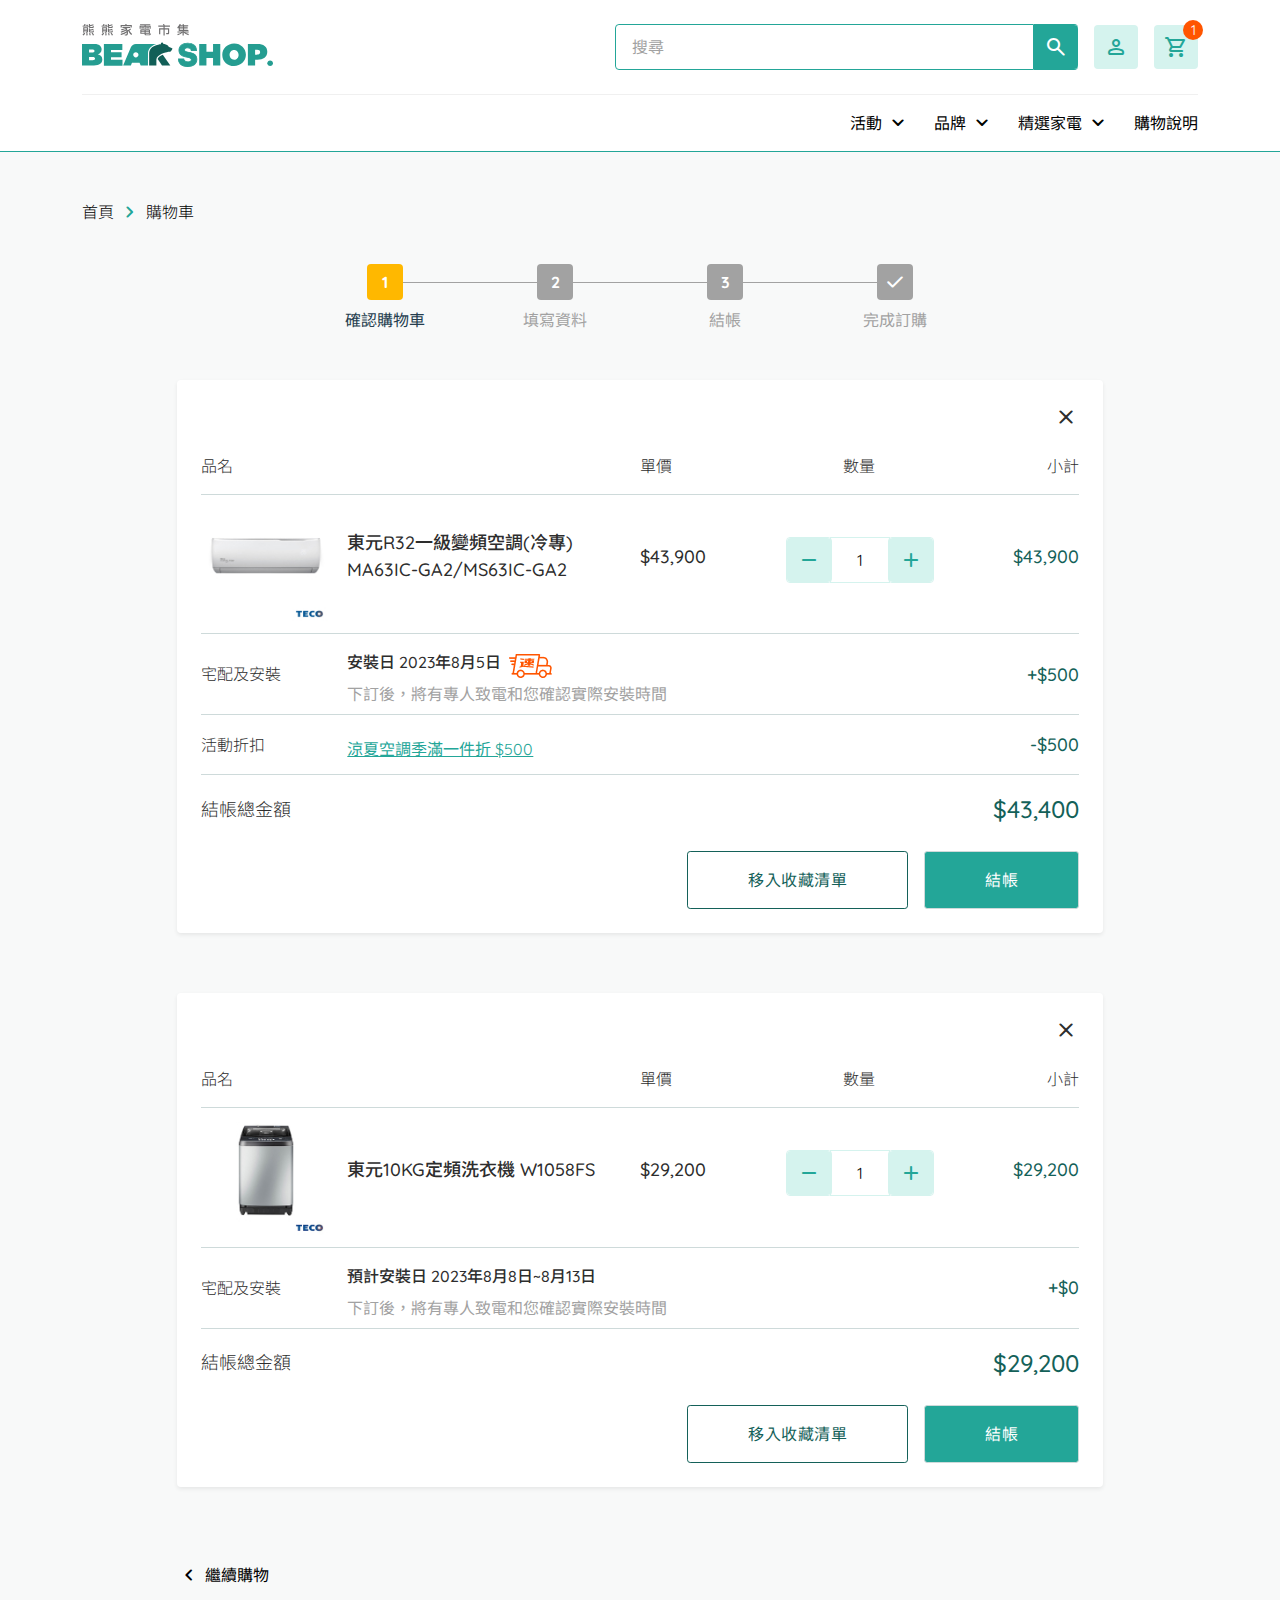
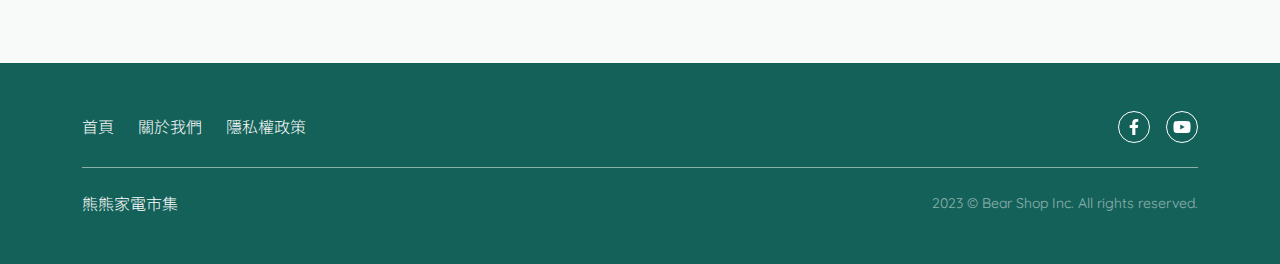
<file: cart1.html>
<!DOCTYPE html>
<html lang="zh-TW">

<head>
    <meta charset="UTF-8">
    <meta name="viewport" content="width=device-width, initial-scale=1.0">
    <title>熊熊家電市集</title>
    <link rel="shortcut icon" href="assets/images/favicon.ico">
    <meta property="og:title" content="熊熊家電市集">
    <meta property="og:description" content="最優惠的家電都在熊熊家電市集">
    <meta property="og:image" content="https://www.masoudesign.com.tw/h-test/bearshop/assets/images/logo_bear.png">

    <!-- bootstrap -->
    <link rel="stylesheet" href="assets/css/bootstrap.css">
    <!-- bootstrap end -->

    <!-- google fonts -->
    <link rel="preconnect" href="https://fonts.googleapis.com">
    <link rel="preconnect" href="https://fonts.gstatic.com" crossorigin>
    <link rel="stylesheet" href="https://fonts.googleapis.com/icon?family=Material+Icons+Round|Material+Icons+Outlined">
    <link rel="stylesheet"
        href="https://fonts.googleapis.com/css2?family=Material+Symbols+Rounded:opsz,wght,FILL,GRAD@20..48,100..700,0..1,-50..200" />

    <link
        href="https://fonts.googleapis.com/css2?family=Noto+Sans+TC:wght@300;400;500;700&family=Quicksand:wght@400;700&display=swap"
        rel="stylesheet">

    <link rel="stylesheet" href="assets/css/base.css">
    <link rel="stylesheet" href="assets/css/template.css">
    <link rel="stylesheet" href="assets/css/slick.css">
    <link rel="stylesheet" href="assets/css/slick-theme.css">
    <link href="https://unpkg.com/aos@2.3.1/dist/aos.css" rel="stylesheet">
    <link rel="stylesheet" href="assets/css/custom.css">

</head>

<body class="bg-light">

    <!-- main nav -->
    <header class="bg-white header header--sticky">
        <div class="container">
            <div class="row">
                <div class="col-12">
                    <div class="d-flex justify-content-between py-3 py-lg-4 header_main">
                        <a href="index.html" class="d-block"><img src="assets/images/logo_bear.svg" alt="logo"></a>
                        <nav class="d-flex align-items-center justify-content-end w-100">

                            <!-- search lg -->
                            <div class="flex-center me-3 w-50 d-none d-lg-flex">
                                <div class="input-group input-group-lg border border-primary rounded-start">
                                    <input class="form-control border-0 fs-6" type="search" name="word" placeholder="搜尋"
                                        id="" autocomplete="off">
                                </div>
                                <div class="border-top border-bottom border-primary rounded-end">
                                    <button class="btn icon--primary bg-primary rounded-end input--search"><span
                                            class="material-symbols-rounded text-white">search</span></button>
                                </div>
                            </div>
                            <!-- search lg end -->

                            <div class="icon--secondary d-lg-none me-2" data-bs-toggle="modal"
                                data-bs-target="#searchModal"><span
                                    class="material-symbols-rounded text-primary">search</span>
                            </div>

                            <div class="menu_item_has_child position-relative me-2 me-lg-3">
                                <a href="javascript:void(0)" class="menu_item_link">
                                    <div class="icon--secondary"><span
                                            class="material-symbols-rounded text-primary">person</span></div>
                                </a>
                                <div class="mega_menu">
                                    <div class="background text-nowrap">
                                        <a href="member.html" class="d-block py-2 mb-2">我的資料</a>
                                        <a href="member.html" class="d-block py-2 mb-2">訂單紀錄</a>
                                        <a href="member.html" class="d-block py-2 mb-2">收藏清單</a>
                                        <a href="member.html" class="d-block py-2 mb-2">修改密碼</a>
                                        <a href="login.html" class="d-block py-2">登入</a>
                                    </div>
                                </div>
                            </div>

                            <a href="cart1.html" class="position-relative me-3 me-lg-0">
                                <div class="icon--secondary"><span
                                        class="material-symbols-rounded text-primary">shopping_cart</span></div>
                                <div class="flex-center cart__num bg-info rounded-circle position-absolute text-white">1
                                </div>
                            </a>
                            <a href="javascript:void(0)" class="d-lg-none mobile_menu_btn">
                                <div class="icon--primary"><span
                                        class="material-symbols-rounded text-primary">menu</span>
                                </div>
                            </a>
                        </nav>
                    </div>
                </div>
            </div>
        </div>
    </header>
    <!-- main nav end -->
    <!-- sub nav -->
    <div class="border-bottom border-primary d-none d-lg-block bg-white">
        <div class="container">
            <div class="row">
                <nav class="col-12">
                    <ul class="d-flex justify-content-end align-items-center">
                        <li class="menu_item_has_child position-relative me-4">
                            <a href="javascript:void(0)" class="menu_item_link d-block py-3">活動
                                <span class="material-symbols-rounded align-bottom">expand_more</span>
                            </a>
                            <div class="mega_menu mega_menu-align pt-0">
                                <div class="background text-nowrap">
                                    <a href="#" class="d-block py-2 mb-2">活動頁1</a>
                                    <a href="#" class="d-block py-2">活動頁2</a>
                                </div>
                            </div>
                        </li>
                        <li class="menu_item_has_child position-relative me-4">
                            <a href="javascript:void(0)" class="menu_item_link d-block py-3">品牌
                                <span class="material-symbols-rounded align-bottom">expand_more</span>
                            </a>
                            <div class="mega_menu mega_menu-align pt-0">
                                <div class="background text-nowrap">
                                    <a href="product_list_brand.html" class="d-block py-2 mb-2">東元 TECO</a>
                                    <a href="product_list_brand.html" class="d-block py-2 mb-2">國際 Panasonic</a>
                                    <a href="product_list_brand.html" class="d-block py-2">富士通 FUJITSU</a>
                                </div>
                            </div>
                        </li>
                        <li class="menu_item_has_child position-relative me-4">
                            <a href="javascript:void(0)" class="menu_item_link d-block py-3">精選家電
                                <span class="material-symbols-rounded align-bottom">expand_more</span>
                            </a>
                            <div class="mega_menu mega_menu-align pt-0">
                                <div class="background text-nowrap">
                                    <a href="product_list_category.html" class="d-block py-2 mb-2">空調</a>
                                    <a href="product_list_category.html" class="d-block py-2 mb-2">冰箱</a>
                                    <a href="product_list_category.html" class="d-block py-2 mb-2">洗衣機</a>
                                    <a href="product_list_category.html" class="d-block py-2">電視</a>
                                </div>
                            </div>
                        </li>
                        <li><a href="service.html" class="py-3 d-block">購物說明</a></li>
                    </ul>
                </nav>

            </div>
        </div>

    </div>
    <!-- sub nav end-->

    <!-- sidebar mobile menu -->
    <div class="sidebar-menu-wrapper">

        <div class="sidebar_mobile_menu">
            <button type="button" class="btn_close icon--primary">
                <span class="material-symbols-rounded text-primary">close</span>
            </button>

            <div class="msb_widget mobile_menu_list clearfix">
                <ul class="clearfix list-unstyled mb-4">

                    <li class="dropdown">
                        <a href="#!" data-toggle="dropdown" aria-haspopup="true" aria-expanded="false"
                            class="d-flex align-items-center justify-content-between">活動
                            <span class="material-symbols-rounded">expand_more</span>
                        </a>
                        <ul class="dropdown-menu">
                            <li><a href="#">活動1</a></li>
                            <li><a href="#">活動2</a></li>
                        </ul>
                    </li>
                    <li class="dropdown">
                        <a href="#!" data-toggle="dropdown" aria-haspopup="true" aria-expanded="false"
                            class="d-flex align-items-center justify-content-between">品牌
                            <span class="material-symbols-rounded">expand_more</span>
                        </a>
                        <ul class="dropdown-menu">
                            <li><a href="product_list_brand.html">國際 Panasonic</a></li>
                            <li><a href="product_list_brand.html">富士通 FUJITSU</a></li>
                        </ul>
                    </li>
                    <li class="dropdown">
                        <a href="#!" data-toggle="dropdown" aria-haspopup="true" aria-expanded="false"
                            class="d-flex align-items-center justify-content-between">精選家電
                            <span class="material-symbols-rounded">expand_more</span></a>
                        <ul class="dropdown-menu">
                            <li><a href="product_list_category.html">空調</a></li>
                            <li><a href="product_list_category.html">冰箱</a></li>
                            <li><a href="product_list_category.html">洗衣機</a></li>
                            <li><a href="product_list_category.html">電視</a></li>
                        </ul>
                    </li>
                    <li><a class="" href="service.html">購物說明</a></li>
                </ul>

            </div>

        </div>

        <div class="overlay"></div>
    </div>
    <!-- sidebar mobile menu end -->

    <!-- searchModal -->
    <div class="modal fade" id="searchModal" tabindex="-1" aria-hidden="true">
        <div class="modal-dialog mw-100 mx-0" style="margin-top: 65px;">
            <div class="modal-content rounded-0">
                <div class="modal-body p-0">
                    <div class="d-flex align-items-center">
                        <input class="form-control border-0 fs-6 rounded-0 px-3" type="search" name="word" placeholder="搜尋...">
                        <button class="text-nowrap btn btn__outline--secondary text-secondary py-2 px-4 me-2" type="button">搜尋</button>
                    </div>
                </div>
            </div>
        </div>
    </div>
    <!-- searchModal end -->

    <!-- universalModal -->
    <div class="modal-alert modal fade" id="universalModal" tabindex="-1" aria-hidden="true">
        <div class="modal-dialog mt-20">
            <div class="modal-content border-warning">
                <div class="modal-header border-bottom-0">
                    <h5 class="modal-title fw-normal">已加入收藏清單</h5>
                    <button type="button" class="btn-close text-warning" data-bs-dismiss="modal"
                        aria-label="Close"></button>
                </div>

            </div>
        </div>
    </div>
    <!-- universalModal end -->

    <!-- breadcrumb -->
    <div class="container mt-3 mt-lg-5 mb-lg-4">
        <div class="row">
            <div class="col-12">
                <nav>
                    <ol class="breadcrumb flex-nowrap">
                        <li class="me-1 fw-light"><a href="index.html">首頁</a></li>
                        <span class="material-symbols-rounded text-primary me-1"> chevron_right </span>
                        <li class="me-1 fw-light"><a href="#">購物車</a></li>
                    </ol>
                </nav>
            </div>
        </div>
    </div>
    <!-- breadcrumb end -->

    <section class="container">
        <div class="row mt-4 mb-12 mb-sm-20">
            <div class="col-lg-6 offset-lg-3 col-10 offset-1">
                <div class="d-flex justify-content-between align-items-center">
                    <div class="progress__cube position-relative">
                        <span class="progress__cube__num progress__cube__num--active text-white d-flex justify-content-center align-items-center rounded fw-bold">1</span>
                        <h4 class="progress__cube__title progress__cube__title--active h6 fw-normal d-none d-sm-block">確認購物車</h4>
                    </div>
                    <div class="w-100 bg-gray" style="height: 1px;"></div>
                    <div class="progress__cube position-relative">
                        <span class="progress__cube__num bg-gray text-white d-flex justify-content-center align-items-center rounded fw-bold">2</span>
                        <h4 class="progress__cube__title h6 fw-normal d-none d-sm-block">填寫資料</h4>
                    </div>
                    <div class="w-100 bg-gray" style="height: 1px;"></div>
                    <div class="progress__cube position-relative">
                        <span class="progress__cube__num bg-gray text-white d-flex justify-content-center align-items-center rounded fw-bold">3</span>
                        <h4 class="progress__cube__title h6 fw-normal d-none d-sm-block">結帳</h4>
                    </div>
                    <div class="w-100 bg-gray" style="height: 1px;"></div>
                    <div class="progress__cube position-relative">
                        <span class="progress__cube__num bg-gray text-white d-flex justify-content-center align-items-center rounded fw-bold">
                            <span class="material-symbols-rounded text-white">done</span>
                            <h4 class="progress__cube__title h6 fw-normal d-none d-sm-block">完成訂購</h4>
                        </span>
                    </div>
                </div>
            </div>
        </div>
        <!-- card -->
        <div class="row mb-15">
            <div class="col-lg-10 offset-lg-1">
                <div class="bg-white rounded px-4 shadow-sm">
                    <div class="d-flex justify-content-end">
                        <button type="button" class="btn p-0">
                            <span class="material-symbols-rounded ps-4 py-4"> close </span>
                        </button>
                    </div>
                    <div class="row gx-0 border-bottom pb-2 d-none d-lg-flex">
                        <div class="col-6">
                            <h6 class="fw-light">品名</h6>
                        </div>
                        <div class="col-2">
                            <h6 class="fw-light">單價</h6>
                        </div>
                        <div class="col-2">
                            <h6 class="fw-light text-center">數量</h6>
                        </div>
                        <div class="col-2">
                            <h6 class="fw-light text-end">小計</h6>
                        </div>
                    </div>
                    <div class="row gx-0 border-bottom pb-2 mb-3">
                        <div class="col-4 col-lg-2">
                            <img src="assets/images/cart_01.jpg" alt="" class="pe-3">
                        </div>
                        <div class="col-8 col-lg-4">
                            <div class="d-flex align-items-center h-100 pe-lg-3">
                                <h2 class="h5">東元R32一級變頻空調(冷專) MA63IC-GA2/MS63IC-GA2</h2>
                            </div>
                        </div>
                        <div class="col-lg-2 mb-2 mb-lg-0">
                            <div class="d-flex align-items-center justify-content-between h-100">
                                <h6 class="fw-light d-lg-none">單價</h6>
                                <h3 class="h5">$43,900</h3>
                            </div>
                        </div>
                        <div class="col-lg-2 mb-2 mb-lg-0">
                            <div class="d-flex align-items-center justify-content-between h-100">
                                <h6 class="fw-light d-lg-none">數量</h6>
                                <div class="counter">
                                    <span class="counter-minus text-center" field="qty-1">
                                        <div class="icon--primary"><span class="material-symbols-rounded text-primary">remove</span>
                                        </div>
                                    </span>
                                    <input type="text" name="qty-1" class="counter-value p-0" value="1" min="1" max="10">
                                    <span class="counter-plus text-center" field="qty-1">
                                        <div class="icon--primary"><span class="material-symbols-rounded text-primary">add</span>
                                        </div>
                                    </span>
                                </div>
                            </div>
                        </div>
                        <div class="col-lg-2">
                            <div class="d-flex align-items-center justify-content-between justify-content-lg-end h-100">
                                <h6 class="fw-light d-lg-none">小計</h6>
                                <h3 class="h5 text-secondary text-end">$43,900</h3>
                            </div>
                        </div>
                    </div>
                    <div class="row gx-0 align-items-center border-bottom pb-2 mb-3">
                        <div class="col-2 d-none d-lg-block">
                            <h6 class="fw-light">宅配及安裝</h6>
                        </div>
                        <div class="col-10 col-lg-8">
                            <h6 class="fw-light d-lg-none">宅配及安裝</h6>
                            <div class="d-flex align-items-center">
                                <h6 class="me-2">安裝日 2023年8月5日</h6>
                                <img src="assets/images/express.png" alt="">
                            </div>
                            <p class="text-gray mb-0">下訂後，將有專人致電和您確認實際安裝時間</p>
                        </div>
                        <div class="col-2">
                            <div class="d-flex align-items-center justify-content-end h-100">
                                <h3 class="h5 text-secondary text-end">+$500</h3>
                            </div>
                        </div>
                    </div>
                    <div class="d-flex align-items-center border-bottom pb-2 mb-3">
                        <div class="col-2 d-none d-lg-block">
                            <h6 class="fw-light">活動折扣</h6>
                        </div>
                        <div class="col-10 col-lg-8">
                            <h6 class="fw-light d-lg-none">活動折扣</h6>
                            <div class="d-flex align-items-center h-100">
                                <a href="#" class="text-primary text-decoration-underline">涼夏空調季滿一件折 $500</a>
                            </div>
                        </div>
                        <div class="col-2">
                            <div class="d-flex align-items-center justify-content-end h-100">
                                <h3 class="h5 text-secondary text-end">-$500</h3>
                            </div>
                        </div>
                    </div>
                    <div class="d-flex align-items-center justify-content-between pb-3">
                        <h5 class="fw-light">結帳總金額</h5>
                        <h3 class="h4 text-secondary text-end">$43,400</h3>
                    </div>
                    <div class="d-flex align-items-lg-center justify-content-lg-end pb-4 flex-column flex-lg-row">
                        <a href="#" class="btn__outline btn__outline--secondary rounded-1 text-secondary me-lg-3 mb-3 mb-lg-0">移入收藏清單</a>
                        <a href="cart2.html" class="btn__filled btn__filled--primary text-white rounded-1 position-relative border border-1">結帳</a>
                    </div>
                </div>
            </div>
        </div>
        <!-- card end-->
        <div class="row mb-15">
            <div class="col-lg-10 offset-lg-1">
                <div class="bg-white rounded px-4 shadow-sm">
                    <div class="d-flex justify-content-end">
                        <button type="button" class="btn p-0">
                            <span class="material-symbols-rounded ps-4 py-4"> close </span>
                        </button>
                    </div>
                    <div class="row gx-0 border-bottom pb-2 d-none d-lg-flex">
                        <div class="col-6">
                            <h6 class="fw-light">品名</h6>
                        </div>
                        <div class="col-2">
                            <h6 class="fw-light">單價</h6>
                        </div>
                        <div class="col-2">
                            <h6 class="fw-light text-center">數量</h6>
                        </div>
                        <div class="col-2">
                            <h6 class="fw-light text-end">小計</h6>
                        </div>
                    </div>
                    <div class="row gx-0 border-bottom pb-2 mb-3">
                        <div class="col-4 col-lg-2">
                            <img src="assets/images/cart_02.jpg" alt="" class="pe-3">
                        </div>
                        <div class="col-8 col-lg-4">
                            <div class="d-flex align-items-center h-100 pe-lg-3">
                                <h2 class="h5">東元10KG定頻洗衣機 W1058FS</h2>
                            </div>
                        </div>
                        <div class="col-lg-2 mb-2 mb-lg-0">
                            <div class="d-flex align-items-center justify-content-between h-100">
                                <h6 class="fw-light d-lg-none">單價</h6>
                                <h3 class="h5">$29,200</h3>
                            </div>
                        </div>
                        <div class="col-lg-2 mb-2 mb-lg-0">
                            <div class="d-flex align-items-center justify-content-between h-100">
                                <h6 class="fw-light d-lg-none">數量</h6>
                                <div class="counter">
                                    <span class="counter-minus text-center" field="qty-1">
                                        <div class="icon--primary"><span class="material-symbols-rounded text-primary">remove</span>
                                        </div>
                                    </span>
                                    <input type="text" name="qty-1" class="counter-value p-0" value="1" min="1" max="10">
                                    <span class="counter-plus text-center" field="qty-1">
                                        <div class="icon--primary"><span class="material-symbols-rounded text-primary">add</span>
                                        </div>
                                    </span>
                                </div>
                            </div>
                        </div>
                        <div class="col-lg-2">
                            <div class="d-flex align-items-center justify-content-between justify-content-lg-end h-100">
                                <h6 class="fw-light d-lg-none">小計</h6>
                                <h3 class="h5 text-secondary text-end">$29,200</h3>
                            </div>
                        </div>
                    </div>
                    <div class="row gx-0 align-items-center border-bottom pb-2 mb-3">
                        <div class="col-2 d-none d-lg-block">
                            <h6 class="fw-light">宅配及安裝</h6>
                        </div>
                        <div class="col-10 col-lg-8">
                            <h6 class="fw-light d-lg-none">宅配及安裝</h6>
                            <h6 class="me-2">預計安裝日 2023年8月8日~8月13日</h6>
                            <p class="text-gray mb-0">下訂後，將有專人致電和您確認實際安裝時間</p>
                        </div>
                        <div class="col-2">
                            <div class="d-flex align-items-center justify-content-end h-100">
                                <h3 class="h5 text-secondary text-end">+$0</h3>
                            </div>
                        </div>
                    </div>
                    <div class="d-flex align-items-center justify-content-between pb-3">
                        <h5 class="fw-light">結帳總金額</h5>
                        <h3 class="h4 text-secondary text-end">$29,200</h3>
                    </div>
                    <div class="d-flex align-items-lg-center justify-content-lg-end pb-4 flex-column flex-lg-row">
                        <a href="#" class="btn__outline btn__outline--secondary rounded-1 text-secondary me-lg-3 mb-3 mb-lg-0">移入收藏清單</a>
                        <a href="cart2.html" class="btn__filled btn__filled--primary text-white rounded-1 position-relative border border-1">結帳</a>
                    </div>
                </div>
            </div>
        </div>
        <div class="row mb-15">
            <div class="col-lg-10 offset-lg-1">
                <a href="#" class="d-flex align-items-center py-3">
                    <span class="material-symbols-rounded me-1"> chevron_left </span>
                    繼續購物
                </a>
            </div>
        </div>
    </section>



    <a href="javascript:void(0)" class="btn--arrow"><img src="assets/images/top.svg" alt="go top"></a>

    <footer class="bg-secondary py-5">
        <div class="container">
            <div class="row mb-4">
                <div class="col-lg-12 col-10 offset-1 offset-lg-0">
                    <div class="d-flex justify-content-between align-items-lg-center pb-4 flex-column flex-lg-row"
                        style="border-bottom: 1px solid rgba(255, 255, 255, 0.5);">
                        <div class="d-flex mb-3 mb-lg-0">
                            <a href="index.html" class="fw-light text-white hover__opacity--75 me-4">首頁</a>
                            <a href="about.html" class="fw-light text-white hover__opacity--75 me-4">關於我們</a>
                            <a href="#" class="fw-light text-white hover__opacity--75">隱私權政策</a>
                        </div>
                        <div class="d-flex">
                            <a href="#"
                                class="border d-block border-white rounded-circle d-flex justify-content-center align-items-center footer__scoial hover__opacity--75 me-3">
                                <svg xmlns="http://www.w3.org/2000/svg" height="1em" viewBox="0 0 320 512"
                                    style='fill: rgba(255, 255, 255)'>
                                    <path
                                        d="M279.14 288l14.22-92.66h-88.91v-60.13c0-25.35 12.42-50.06 52.24-50.06h40.42V6.26S260.43 0 225.36 0c-73.22 0-121.08 44.38-121.08 124.72v70.62H22.89V288h81.39v224h100.17V288z" />
                                </svg>
                            </a>
                            <a href="#"
                                class="border d-block border-white rounded-circle d-flex justify-content-center align-items-center footer__scoial hover__opacity--75">
                                <svg xmlns="http://www.w3.org/2000/svg" height="1em" viewBox="0 0 576 512"
                                    style='fill: rgba(255, 255, 255)'>
                                    <path
                                        d="M549.655 124.083c-6.281-23.65-24.787-42.276-48.284-48.597C458.781 64 288 64 288 64S117.22 64 74.629 75.486c-23.497 6.322-42.003 24.947-48.284 48.597-11.412 42.867-11.412 132.305-11.412 132.305s0 89.438 11.412 132.305c6.281 23.65 24.787 41.5 48.284 47.821C117.22 448 288 448 288 448s170.78 0 213.371-11.486c23.497-6.321 42.003-24.171 48.284-47.821 11.412-42.867 11.412-132.305 11.412-132.305s0-89.438-11.412-132.305zm-317.51 213.508V175.185l142.739 81.205-142.739 81.201z" />
                                </svg>
                            </a>
                        </div>
                    </div>
                </div>
            </div>
            <div class="row">
                <div class="col-lg-12 col-10 offset-1 offset-lg-0">
                    <div class="d-flex justify-content-between align-items-lg-center flex-column flex-lg-row">
                        <h2 class="text-white h6 fw-light mb-2 mb-lg-0">熊熊家電市集</h2>
                        <div class="text-white opacity-50 h7">2023 © Bear Shop Inc. All rights reserved.</div>
                    </div>
                </div>
            </div>
        </div>
    </footer>

    <script src="assets/js/jquery-3.6.0.min.js"></script>
    <script src="assets/js/bootstrap.bundle.js"></script>
    <script src="assets/js/main.js"></script>
    <script src="assets/js/slick.min.js"></script>
    
</body>

</html>
</file>
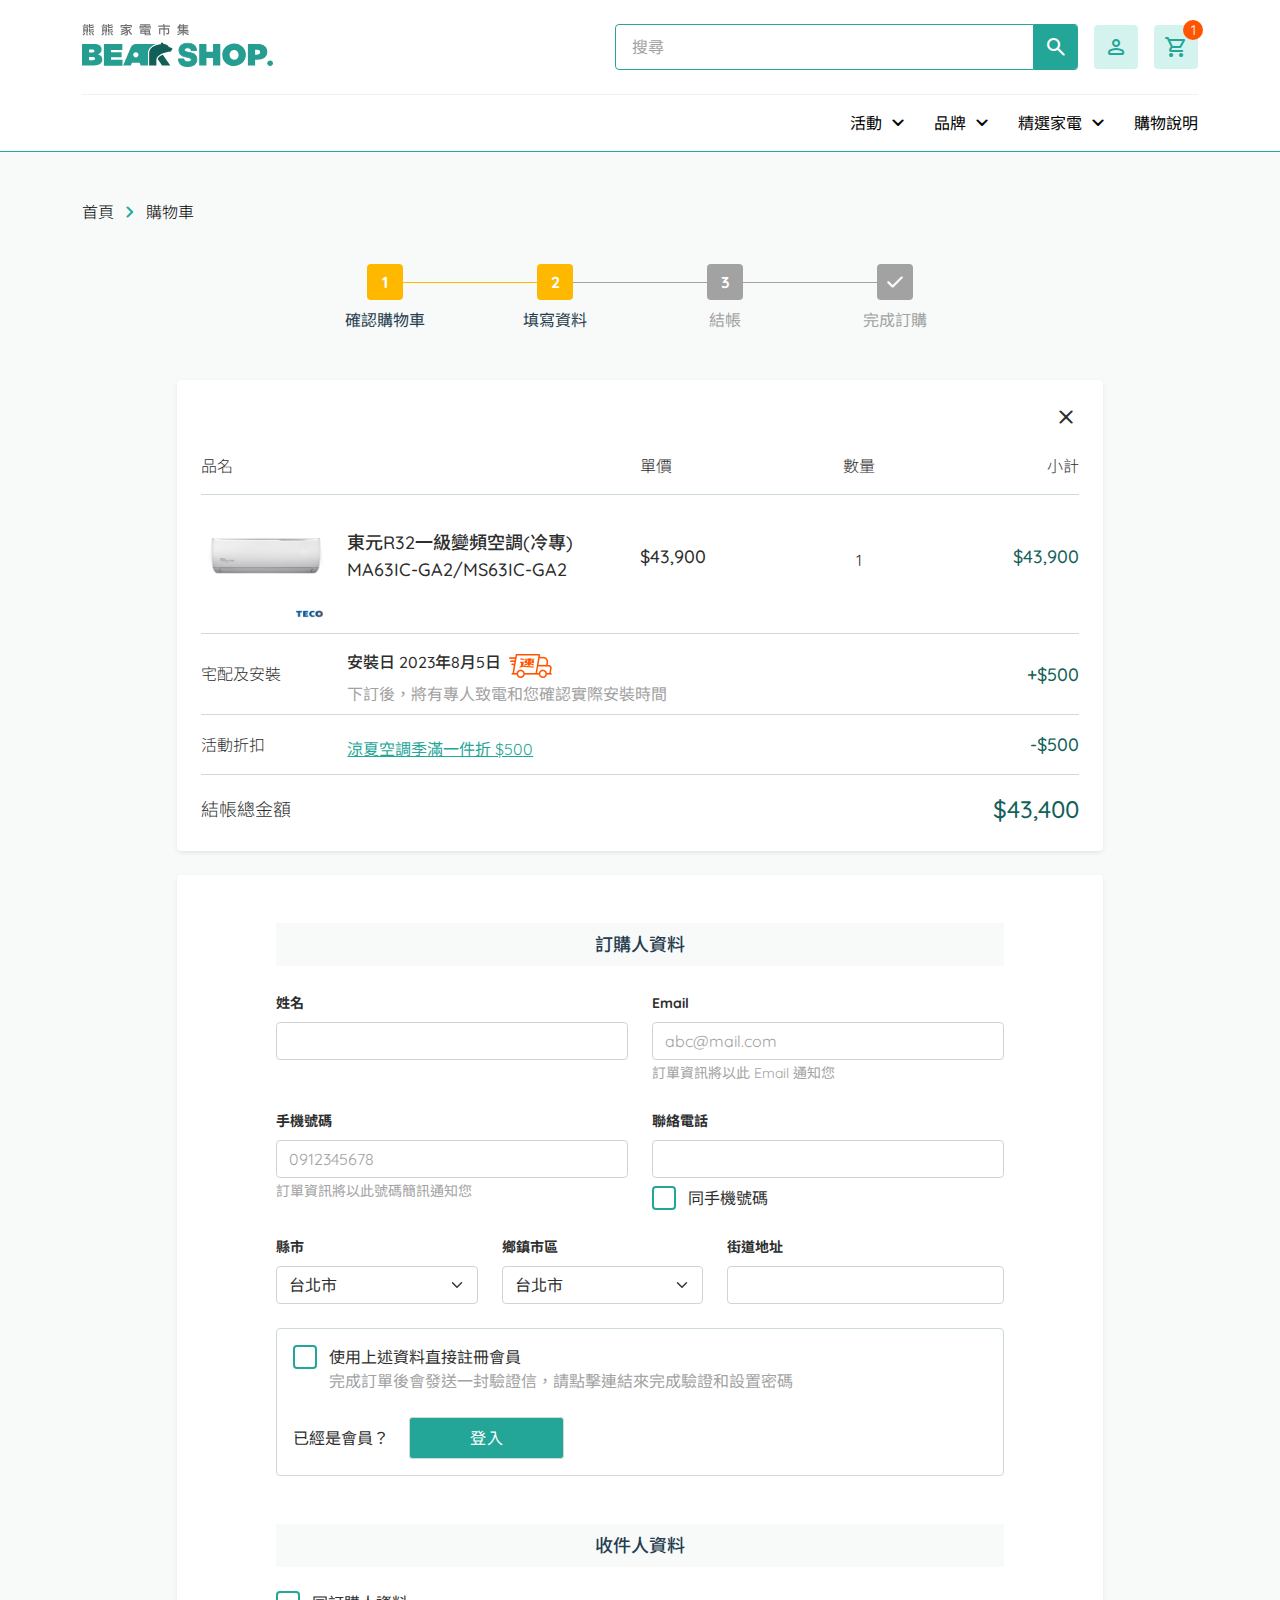
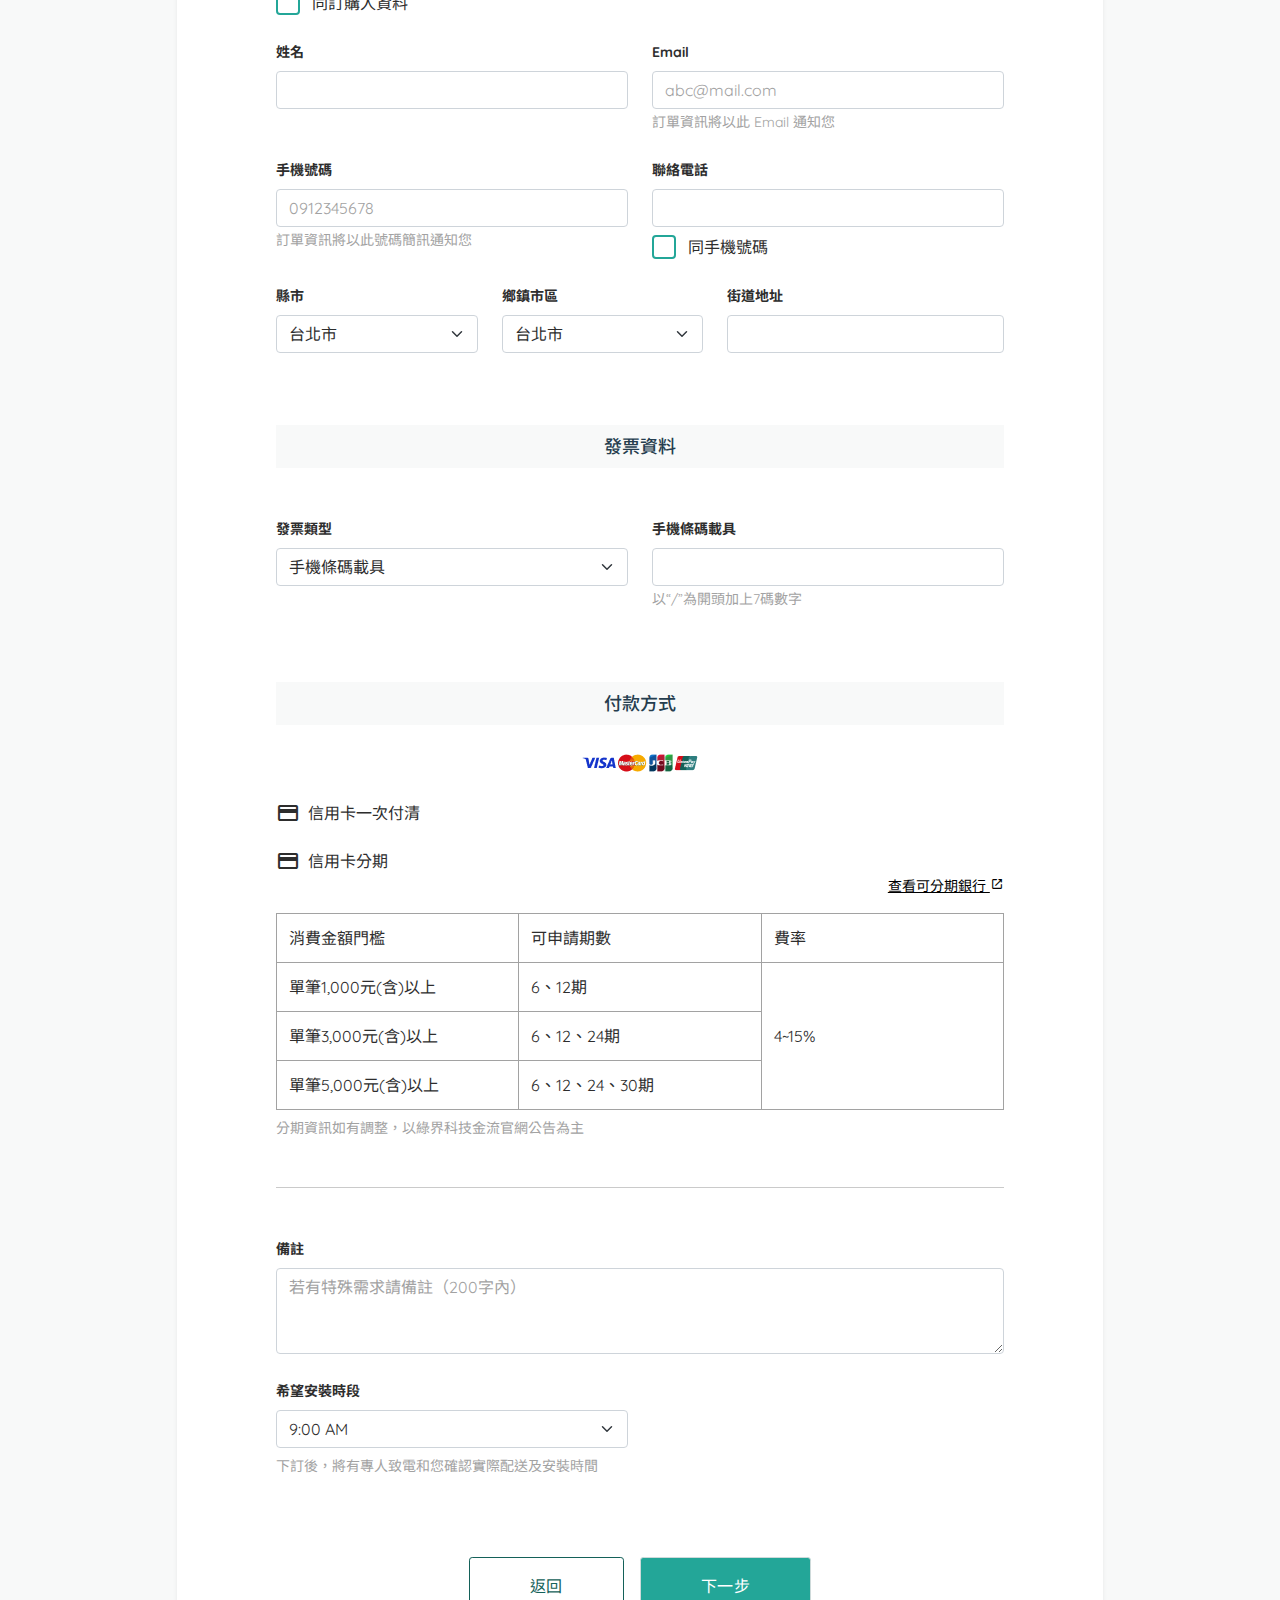
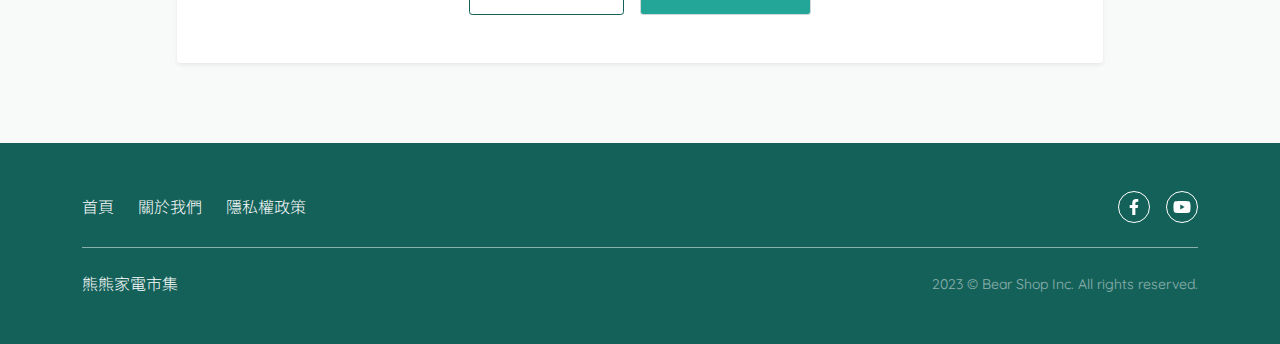
<file: cart2.html>
<!DOCTYPE html>
<html lang="zh-TW">

<head>
    <meta charset="UTF-8">
    <meta name="viewport" content="width=device-width, initial-scale=1.0">
    <title>熊熊家電市集</title>
    <link rel="shortcut icon" href="assets/images/favicon.ico">
    <meta property="og:title" content="熊熊家電市集">
    <meta property="og:description" content="最優惠的家電都在熊熊家電市集">
    <meta property="og:image" content="https://www.masoudesign.com.tw/h-test/bearshop/assets/images/logo_bear.png">

    <!-- bootstrap -->
    <link rel="stylesheet" href="assets/css/bootstrap.css">
    <!-- bootstrap end -->

    <!-- google fonts -->
    <link rel="preconnect" href="https://fonts.googleapis.com">
    <link rel="preconnect" href="https://fonts.gstatic.com" crossorigin>
    <link rel="stylesheet" href="https://fonts.googleapis.com/icon?family=Material+Icons+Round|Material+Icons+Outlined">
    <link rel="stylesheet"
        href="https://fonts.googleapis.com/css2?family=Material+Symbols+Rounded:opsz,wght,FILL,GRAD@20..48,100..700,0..1,-50..200" />

    <link
        href="https://fonts.googleapis.com/css2?family=Noto+Sans+TC:wght@300;400;500;700&family=Quicksand:wght@400;700&display=swap"
        rel="stylesheet">

    <link rel="stylesheet" href="assets/css/base.css">
    <link rel="stylesheet" href="assets/css/template.css">
    <link rel="stylesheet" href="assets/css/slick.css">
    <link rel="stylesheet" href="assets/css/slick-theme.css">
    <link href="https://unpkg.com/aos@2.3.1/dist/aos.css" rel="stylesheet">
    <link rel="stylesheet" href="assets/css/custom.css">

</head>

<body class="bg-light">

    <!-- main nav -->
    <header class="bg-white header header--sticky">
        <div class="container">
            <div class="row">
                <div class="col-12">
                    <div class="d-flex justify-content-between py-3 py-lg-4 header_main">
                        <a href="index.html" class="d-block"><img src="assets/images/logo_bear.svg" alt="logo"></a>
                        <nav class="d-flex align-items-center justify-content-end w-100">

                            <!-- search lg -->
                            <div class="flex-center me-3 w-50 d-none d-lg-flex">
                                <div class="input-group input-group-lg border border-primary rounded-start">
                                    <input class="form-control border-0 fs-6" type="search" name="word" placeholder="搜尋"
                                        id="" autocomplete="off">
                                </div>
                                <div class="border-top border-bottom border-primary rounded-end">
                                    <button class="btn icon--primary bg-primary rounded-end input--search"><span
                                            class="material-symbols-rounded text-white">search</span></button>
                                </div>
                            </div>
                            <!-- search lg end -->

                            <div class="icon--secondary d-lg-none me-2" data-bs-toggle="modal"
                                data-bs-target="#searchModal"><span
                                    class="material-symbols-rounded text-primary">search</span>
                            </div>

                            <div class="menu_item_has_child position-relative me-2 me-lg-3">
                                <a href="javascript:void(0)" class="menu_item_link">
                                    <div class="icon--secondary"><span
                                            class="material-symbols-rounded text-primary">person</span></div>
                                </a>
                                <div class="mega_menu">
                                    <div class="background text-nowrap">
                                        <a href="member.html" class="d-block py-2 mb-2">我的資料</a>
                                        <a href="member.html" class="d-block py-2 mb-2">訂單紀錄</a>
                                        <a href="member.html" class="d-block py-2 mb-2">收藏清單</a>
                                        <a href="member.html" class="d-block py-2 mb-2">修改密碼</a>
                                        <a href="login.html" class="d-block py-2">登入</a>
                                    </div>
                                </div>
                            </div>

                            <a href="cart1.html" class="position-relative me-3 me-lg-0">
                                <div class="icon--secondary"><span
                                        class="material-symbols-rounded text-primary">shopping_cart</span></div>
                                <div class="flex-center cart__num bg-info rounded-circle position-absolute text-white">1
                                </div>
                            </a>
                            <a href="javascript:void(0)" class="d-lg-none mobile_menu_btn">
                                <div class="icon--primary"><span
                                        class="material-symbols-rounded text-primary">menu</span>
                                </div>
                            </a>
                        </nav>
                    </div>
                </div>
            </div>
        </div>
    </header>
    <!-- main nav end -->
    <!-- sub nav -->
    <div class="border-bottom border-primary d-none d-lg-block bg-white">
        <div class="container">
            <div class="row">
                <nav class="col-12">
                    <ul class="d-flex justify-content-end align-items-center">
                        <li class="menu_item_has_child position-relative me-4">
                            <a href="javascript:void(0)" class="menu_item_link d-block py-3">活動
                                <span class="material-symbols-rounded align-bottom">expand_more</span>
                            </a>
                            <div class="mega_menu mega_menu-align pt-0">
                                <div class="background text-nowrap">
                                    <a href="#" class="d-block py-2 mb-2">活動頁1</a>
                                    <a href="#" class="d-block py-2">活動頁2</a>
                                </div>
                            </div>
                        </li>
                        <li class="menu_item_has_child position-relative me-4">
                            <a href="javascript:void(0)" class="menu_item_link d-block py-3">品牌
                                <span class="material-symbols-rounded align-bottom">expand_more</span>
                            </a>
                            <div class="mega_menu mega_menu-align pt-0">
                                <div class="background text-nowrap">
                                    <a href="product_list_brand.html" class="d-block py-2 mb-2">東元 TECO</a>
                                    <a href="product_list_brand.html" class="d-block py-2 mb-2">國際 Panasonic</a>
                                    <a href="product_list_brand.html" class="d-block py-2">富士通 FUJITSU</a>
                                </div>
                            </div>
                        </li>
                        <li class="menu_item_has_child position-relative me-4">
                            <a href="javascript:void(0)" class="menu_item_link d-block py-3">精選家電
                                <span class="material-symbols-rounded align-bottom">expand_more</span>
                            </a>
                            <div class="mega_menu mega_menu-align pt-0">
                                <div class="background text-nowrap">
                                    <a href="product_list_category.html" class="d-block py-2 mb-2">空調</a>
                                    <a href="product_list_category.html" class="d-block py-2 mb-2">冰箱</a>
                                    <a href="product_list_category.html" class="d-block py-2 mb-2">洗衣機</a>
                                    <a href="product_list_category.html" class="d-block py-2">電視</a>
                                </div>
                            </div>
                        </li>
                        <li><a href="service.html" class="py-3 d-block">購物說明</a></li>
                    </ul>
                </nav>

            </div>
        </div>

    </div>
    <!-- sub nav end-->

    <!-- sidebar mobile menu -->
    <div class="sidebar-menu-wrapper">

        <div class="sidebar_mobile_menu">
            <button type="button" class="btn_close icon--primary">
                <span class="material-symbols-rounded text-primary">close</span>
            </button>

            <div class="msb_widget mobile_menu_list clearfix">
                <ul class="clearfix list-unstyled mb-4">

                    <li class="dropdown">
                        <a href="#!" data-toggle="dropdown" aria-haspopup="true" aria-expanded="false"
                            class="d-flex align-items-center justify-content-between">活動
                            <span class="material-symbols-rounded">expand_more</span>
                        </a>
                        <ul class="dropdown-menu">
                            <li><a href="#">活動1</a></li>
                            <li><a href="#">活動2</a></li>
                        </ul>
                    </li>
                    <li class="dropdown">
                        <a href="#!" data-toggle="dropdown" aria-haspopup="true" aria-expanded="false"
                            class="d-flex align-items-center justify-content-between">品牌
                            <span class="material-symbols-rounded">expand_more</span>
                        </a>
                        <ul class="dropdown-menu">
                            <li><a href="product_list_brand.html">國際 Panasonic</a></li>
                            <li><a href="product_list_brand.html">富士通 FUJITSU</a></li>
                        </ul>
                    </li>
                    <li class="dropdown">
                        <a href="#!" data-toggle="dropdown" aria-haspopup="true" aria-expanded="false"
                            class="d-flex align-items-center justify-content-between">精選家電
                            <span class="material-symbols-rounded">expand_more</span></a>
                        <ul class="dropdown-menu">
                            <li><a href="product_list_category.html">空調</a></li>
                            <li><a href="product_list_category.html">冰箱</a></li>
                            <li><a href="product_list_category.html">洗衣機</a></li>
                            <li><a href="product_list_category.html">電視</a></li>
                        </ul>
                    </li>
                    <li><a class="" href="service.html">購物說明</a></li>
                </ul>

            </div>

        </div>

        <div class="overlay"></div>
    </div>
    <!-- sidebar mobile menu end -->

    <!-- searchModal -->
    <div class="modal fade" id="searchModal" tabindex="-1" aria-hidden="true">
        <div class="modal-dialog mw-100 mx-0" style="margin-top: 65px;">
            <div class="modal-content rounded-0">
                <div class="modal-body p-0">
                    <div class="d-flex align-items-center">
                        <input class="form-control border-0 fs-6 rounded-0 px-3" type="search" name="word" placeholder="搜尋...">
                        <button class="text-nowrap btn btn__outline--secondary text-secondary py-2 px-4 me-2" type="button">搜尋</button>
                    </div>
                </div>
            </div>
        </div>
    </div>
    <!-- searchModal end -->

    <!-- universalModal -->
    <div class="modal-alert modal fade" id="universalModal" tabindex="-1" aria-hidden="true">
        <div class="modal-dialog mt-20">
            <div class="modal-content border-warning">
                <div class="modal-header border-bottom-0">
                    <h5 class="modal-title fw-normal">已加入收藏清單</h5>
                    <button type="button" class="btn-close text-warning" data-bs-dismiss="modal"
                        aria-label="Close"></button>
                </div>

            </div>
        </div>
    </div>
    <!-- universalModal end -->

    <!-- breadcrumb -->
    <div class="container mt-3 mt-lg-5 mb-lg-4">
        <div class="row">
            <div class="col-12">
                <nav>
                    <ol class="breadcrumb flex-nowrap">
                        <li class="me-1 fw-light"><a href="index.html">首頁</a></li>
                        <span class="material-symbols-rounded text-primary me-1"> chevron_right </span>
                        <li class="me-1 fw-light"><a href="#">購物車</a></li>
                    </ol>
                </nav>
            </div>
        </div>
    </div>
    <!-- breadcrumb end -->

    <section class="container mb-20">
        <div class="row mt-4 mb-12 mb-sm-20">
            <div class="col-lg-6 offset-lg-3 col-10 offset-1">
                <div class="d-flex justify-content-between align-items-center">
                    <div class="progress__cube position-relative">
                        <span class="progress__cube__num progress__cube__num--active text-white d-flex justify-content-center align-items-center rounded fw-bold">1</span>
                        <h4 class="progress__cube__title progress__cube__title--active h6 fw-normal d-none d-sm-block">確認購物車</h4>
                    </div>
                    <div class="w-100 bg-warning" style="height: 1px;"></div>
                    <div class="progress__cube position-relative">
                        <span class="progress__cube__num progress__cube__num--active text-white d-flex justify-content-center align-items-center rounded fw-bold">2</span>
                        <h4 class="progress__cube__title progress__cube__title--active h6 fw-normal d-none d-sm-block">填寫資料</h4>
                    </div>
                    <div class="w-100 bg-gray" style="height: 1px;"></div>
                    <div class="progress__cube position-relative">
                        <span class="progress__cube__num bg-gray text-white d-flex justify-content-center align-items-center rounded fw-bold">3</span>
                        <h4 class="progress__cube__title progress__cube__title h6 fw-normal d-none d-sm-block">結帳</h4>
                    </div>
                    <div class="w-100 bg-gray" style="height: 1px;"></div>
                    <div class="progress__cube position-relative">
                        <span class="progress__cube__num bg-gray text-white d-flex justify-content-center align-items-center rounded fw-bold">
                            <span class="material-symbols-rounded text-white">done</span>
                            <h4 class="progress__cube__title progress__cube__title h6 fw-normal d-none d-sm-block">完成訂購</h4>
                        </span>
                    </div>
                </div>
            </div>
        </div>
        <!-- card -->
        <div class="row mb-4">
            <div class="col-lg-10 offset-lg-1">
                <div class="bg-white rounded px-4 shadow-sm">
                    <div class="d-flex justify-content-end">
                        <button type="button" class="btn p-0">
                            <span class="material-symbols-rounded ps-4 py-4"> close </span>
                        </button>
                    </div>
                    <div class="row gx-0 border-bottom pb-2 d-none d-lg-flex">
                        <div class="col-6">
                            <h6 class="fw-light">品名</h6>
                        </div>
                        <div class="col-2">
                            <h6 class="fw-light">單價</h6>
                        </div>
                        <div class="col-2">
                            <h6 class="fw-light text-center">數量</h6>
                        </div>
                        <div class="col-2">
                            <h6 class="fw-light text-end">小計</h6>
                        </div>
                    </div>
                    <div class="row gx-0 border-bottom pb-2 mb-3">
                        <div class="col-4 col-lg-2">
                            <img src="assets/images/cart_01.jpg" alt="" class="pe-3">
                        </div>
                        <div class="col-8 col-lg-4">
                            <div class="d-flex align-items-center h-100 pe-lg-3">
                                <h2 class="h5">東元R32一級變頻空調(冷專) MA63IC-GA2/MS63IC-GA2</h2>
                            </div>
                        </div>
                        <div class="col-lg-2 mb-2 mb-lg-0">
                            <div class="d-flex align-items-center justify-content-between h-100">
                                <h6 class="fw-light d-lg-none">單價</h6>
                                <h3 class="h5">$43,900</h3>
                            </div>
                        </div>
                        <div class="col-lg-2 mb-2 mb-lg-0">
                            <div class="d-flex align-items-center justify-content-between justify-content-lg-center h-100">
                                <h6 class="fw-light d-lg-none">數量</h6>
                                <div class="">1</div>
                            </div>
                        </div>
                        <div class="col-lg-2">
                            <div class="d-flex align-items-center justify-content-between justify-content-lg-end h-100">
                                <h6 class="fw-light d-lg-none">小計</h6>
                                <h3 class="h5 text-secondary text-end">$43,900</h3>
                            </div>
                        </div>
                    </div>
                    <div class="row gx-0 align-items-center border-bottom pb-2 mb-3">
                        <div class="col-2 d-none d-lg-block">
                            <h6 class="fw-light">宅配及安裝</h6>
                        </div>
                        <div class="col-10 col-lg-8">
                            <h6 class="fw-light d-lg-none">宅配及安裝</h6>
                            <div class="d-flex align-items-center">
                                <h6 class="me-2">安裝日 2023年8月5日</h6>
                                <img src="assets/images/express.png" alt="">
                            </div>
                            <p class="text-gray mb-0">下訂後，將有專人致電和您確認實際安裝時間</p>
                        </div>
                        <div class="col-2">
                            <div class="d-flex align-items-center justify-content-end h-100">
                                <h3 class="h5 text-secondary text-end">+$500</h3>
                            </div>
                        </div>
                    </div>
                    <div class="d-flex align-items-center border-bottom pb-2 mb-3">
                        <div class="col-2 d-none d-lg-block">
                            <h6 class="fw-light">活動折扣</h6>
                        </div>
                        <div class="col-10 col-lg-8">
                            <h6 class="fw-light d-lg-none">活動折扣</h6>
                            <div class="d-flex align-items-center h-100">
                                <a href="#" class="text-primary text-decoration-underline">涼夏空調季滿一件折 $500</a>
                            </div>
                        </div>
                        <div class="col-2">
                            <div class="d-flex align-items-center justify-content-end h-100">
                                <h3 class="h5 text-secondary text-end">-$500</h3>
                            </div>
                        </div>
                    </div>
                    <div class="d-flex align-items-center justify-content-between pb-3">
                        <h5 class="fw-light">結帳總金額</h5>
                        <h3 class="h4 text-secondary text-end">$43,400</h3>
                    </div>
                </div>
            </div>
        </div>
        <!-- card end-->
        
        <!-- form -->
        <div class="row">
            <div class="col-lg-10 offset-lg-1">
                <div class="bg-white rounded px-4 pb-4 pt-5 shadow-sm">
                    <form action="" method="post">
                        <!-- 訂購人資料 -->
                        <div class="row mb-5">
                            <div class="col-lg-10 offset-lg-1">
                                <h4 class="h5 text-ink text-center bg-light p-2 mb-4">訂購人資料</h4>
                            </div>
                            <div class="col-lg-5 offset-lg-1 mb-4">
                                <label for="orderName" class="form-label">姓名</label>
                                <input type="text" class="form-control" id="orderName" name="orderName">
                            </div>
                            <div class="col-lg-5 mb-4">
                                <label for="orderMail" class="form-label">Email</label>
                                <input type="email" class="form-control" id="orderMail" name="orderMail" placeholder="abc@mail.com">
                                <small class="text-muted">訂單資訊將以此 Email 通知您</small>
                            </div>
                            <div class="col-lg-5 offset-lg-1 mb-4">
                                <label for="orderMobile" class="form-label">手機號碼</label>
                                <input type="tel" class="form-control" id="orderMobile" name="orderMobile" placeholder="0912345678">
                                <small class="text-muted">訂單資訊將以此號碼簡訊通知您</small>
                            </div>
                            <div class="col-lg-5 mb-4">
                                <label for="orderTel" class="form-label">聯絡電話</label>
                                <input type="tel" class="form-control" id="orderTel" name="orderTel">
                                <label class="checkbox mt-2">同手機號碼
                                    <input type="checkbox">
                                    <span class="checkmark"></span>
                                </label>
                            </div>
                            <div class="col-lg-3 col-6 offset-lg-1 mb-4">
                                <label for="orderCity" class="form-label">縣市</label>
                                <select name="orderCity" id="orderCity" class="form-select">
                                    <option value="">台北市</option>
                                </select>
                            </div>
                            <div class="col-lg-3 col-6 mb-4">
                                <label for="orderDist" class="form-label">鄉鎮市區</label>
                                <select name="orderDist" id="orderDist" class="form-select">
                                    <option value="">台北市</option>
                                </select>
                            </div>
                            <div class="col-lg-4 mb-4">
                                <label for="orderAdd" class="form-label">街道地址</label>
                                <input type="text" id="orderAdd" class="form-control">
                            </div>
                            <div class="col-lg-10 offset-lg-1">
                                <div class="border border-muted p-3 rounded">
                                    <label class="checkbox mb-2">使用上述資料直接註冊會員
                                        <input type="checkbox">
                                        <span class="checkmark"></span>
                                        <p class="text-muted">完成訂單後會發送一封驗證信，請點擊連結來完成驗證和設置密碼</p>
                                    </label>
                                    <div class="flex">
                                        <span class="me-3">已經是會員？</span>
                                        <a href="#" class="btn__filled btn__filled--primary text-white rounded-1 position-relative border border-1 py-2">登入</a>
                                    </div>
                                </div>
                            </div>
                        </div>
                        <!-- 訂購人資料 end -->
                        <!-- 收件人資料 -->
                        <div class="row mb-5">
                            <div class="col-lg-10 offset-lg-1 mb-4">
                                <h4 class="h5 text-ink text-center bg-light p-2 mb-4">收件人資料</h4>
                                <label class="checkbox">同訂購人資料
                                    <input type="checkbox">
                                    <span class="checkmark"></span>
                                </label>
                            </div>
                            <div class="col-lg-5 offset-lg-1 mb-4">
                                <label for="recipientName" class="form-label">姓名</label>
                                <input type="text" class="form-control" id="recipientName" name="recipientName">
                            </div>
                            <div class="col-lg-5 mb-4">
                                <label for="recipientMail" class="form-label">Email</label>
                                <input type="email" class="form-control" id="recipientMail" name="recipientMail" placeholder="abc@mail.com">
                                <small class="text-muted">訂單資訊將以此 Email 通知您</small>
                            </div>
                            <div class="col-lg-5 offset-lg-1 mb-4">
                                <label for="recipientMobile" class="form-label">手機號碼</label>
                                <input type="tel" class="form-control" id="recipientMobile" name="recipientMobile" placeholder="0912345678">
                                <small class="text-muted">訂單資訊將以此號碼簡訊通知您</small>
                            </div>
                            <div class="col-lg-5 mb-4">
                                <label for="recipientTel" class="form-label">聯絡電話</label>
                                <input type="tel" class="form-control" id="recipientTel" name="recipientTel">
                                <label class="checkbox mt-2">同手機號碼
                                    <input type="checkbox">
                                    <span class="checkmark"></span>
                                </label>
                            </div>
                            <div class="col-lg-3 col-6 offset-lg-1 mb-4">
                                <label for="recipientCity" class="form-label">縣市</label>
                                <select name="recipientCity" id="recipientCity" class="form-select">
                                    <option value="">台北市</option>
                                </select>
                            </div>
                            <div class="col-lg-3 col-6 mb-4">
                                <label for="recipientDist" class="form-label">鄉鎮市區</label>
                                <select name="recipientDist" id="recipientDist" class="form-select">
                                    <option value="">台北市</option>
                                </select>
                            </div>
                            <div class="col-lg-4 mb-4">
                                <label for="recipientAdd" class="form-label">街道地址</label>
                                <input type="text" class="form-control" id="recipientAdd">
                            </div>
                        </div>
                        <!-- 收件人資料 end -->
                        <!-- 發票資料 -->
                        <div class="row mb-5">
                            <div class="col-lg-10 offset-lg-1 mb-4">
                                <h4 class="h5 text-ink text-center bg-light p-2 mb-4">發票資料</h4>
                            </div>
                            <div class="col-lg-5 offset-lg-1 mb-4">
                                <label for="invoiceType" class="form-label">發票類型</label>
                                <select name="invoiceType" id="invoiceType" class="form-select">
                                    <option value="">手機條碼載具</option>
                                </select>
                            </div>
                            <!-- opt 手機條碼載具 -->
                            <div class="col-lg-5 mb-4">
                                <label for="invoiceCarrier" class="form-label">手機條碼載具</label>
                                <input type="text" id="invoiceCarrier" class="form-control">
                                <small class="text-muted">以“/”為開頭加上7碼數字</small>
                            </div>
                            <!-- opt 手機條碼載具 end -->
                        </div>
                        <!-- 發票資料 end -->
                        <!-- 付款方式 -->
                        <div class="row">
                            <div class="col-lg-10 offset-lg-1">
                                <h4 class="h5 text-ink text-center bg-light p-2 mb-4">付款方式</h4>
                                <img src="assets/images/payment.png" alt="payment" class="mx-auto d-block mb-4">
                                <div class="d-flex mb-4">
                                    <span class="material-symbols-rounded me-2">credit_card</span>
                                    <span>信用卡一次付清</span>
                                </div>
                                <div class="d-flex">
                                    <span class="material-symbols-rounded me-2">credit_card</span>
                                    <span>信用卡分期</span>
                                </div>
                                <div class="text-end mb-3">
                                    <a href="https://www.ecpay.com.tw/Announcement/DetailAnnouncement?nID=3050" target="_blank" class="text-end text-decoration-underline h7">查看可分期銀行 <span
                                        class="material-symbols-rounded h7 lh-base">
                                        open_in_new
                                    </span></a>
                                </div>
                                <!-- 分期表格 -->
                                <table class="table--payment w-100">
                                    <thead>
                                        <tr>
                                            <th class="fw-normal">消費金額門檻</th>
                                            <th class="fw-normal">可申請期數</th>
                                            <th class="fw-normal">費率</th>
                                        </tr>
                                    </thead>
                                    <tbody>
                                        <tr>
                                            <td>單筆1,000元(含)以上</td>
                                            <td>6、12期</td>
                                            <td rowspan="3">4~15%</td>
                                        </tr>
                                        <tr>
                                            <td>單筆3,000元(含)以上</td>
                                            <td>6、12、24期</td>
                                        </tr>
                                        <tr>
                                            <td>單筆5,000元(含)以上</td>
                                            <td>6、12、24、30期</td>
                                        </tr>
                                    </tbody>
                                </table>
                                <small class="text-muted mt-2 d-block">分期資訊如有調整，以綠界科技金流官網公告為主</small>
                                <!-- 分期表格 end -->
                                <hr class="my-5">
                            </div>
                        </div>
                        <!-- 付款方式 end -->

                        <!-- comment -->
                        <div class="row mb-20">
                            <div class="col-lg-10 offset-lg-1 mb-4">
                                <label for="comment" class="form-label">備註</label>
                                <textarea class="form-control" name="" id="comment" rows="3" placeholder="若有特殊需求請備註（200字內）"></textarea>
                            </div>
                            <div class="col-lg-5 offset-lg-1">
                                <label for="installTime" class="form-label">希望安裝時段</label>
                                <select name="installTime" id="installTime" class="form-select">
                                    <option value="">9:00 AM</option>
                                    <option value="">10:00 AM</option>
                                    <option value="">11:00 AM</option>
                                    <option value="">12:00 PM</option>
                                </select>
                                <small class="text-muted mt-2 d-block">下訂後，將有專人致電和您確認實際配送及安裝時間</small>
                            </div>
                        </div>
                        <!-- comment end -->

                        <div class="d-flex align-items-lg-center justify-content-lg-center pb-4 flex-column flex-lg-row">
                            <a href="cart1.html" class="btn__outline btn__outline--secondary rounded-1 text-secondary me-lg-3 mb-3 mb-lg-0">返回</a>
                            <a href="cart4.html" class="btn__filled btn__filled--primary text-white rounded-1 position-relative border border-1">下一步</a>
                        </div>
                    </form>
                </div>
            </div>
        </div>
        <!-- form end -->
    </section>



    <a href="javascript:void(0)" class="btn--arrow"><img src="assets/images/top.svg" alt="go top"></a>

    <footer class="bg-secondary py-5">
        <div class="container">
            <div class="row mb-4">
                <div class="col-lg-12 col-10 offset-1 offset-lg-0">
                    <div class="d-flex justify-content-between align-items-lg-center pb-4 flex-column flex-lg-row"
                        style="border-bottom: 1px solid rgba(255, 255, 255, 0.5);">
                        <div class="d-flex mb-3 mb-lg-0">
                            <a href="index.html" class="fw-light text-white hover__opacity--75 me-4">首頁</a>
                            <a href="about.html" class="fw-light text-white hover__opacity--75 me-4">關於我們</a>
                            <a href="#" class="fw-light text-white hover__opacity--75">隱私權政策</a>
                        </div>
                        <div class="d-flex">
                            <a href="#"
                                class="border d-block border-white rounded-circle d-flex justify-content-center align-items-center footer__scoial hover__opacity--75 me-3">
                                <svg xmlns="http://www.w3.org/2000/svg" height="1em" viewBox="0 0 320 512"
                                    style='fill: rgba(255, 255, 255)'>
                                    <path
                                        d="M279.14 288l14.22-92.66h-88.91v-60.13c0-25.35 12.42-50.06 52.24-50.06h40.42V6.26S260.43 0 225.36 0c-73.22 0-121.08 44.38-121.08 124.72v70.62H22.89V288h81.39v224h100.17V288z" />
                                </svg>
                            </a>
                            <a href="#"
                                class="border d-block border-white rounded-circle d-flex justify-content-center align-items-center footer__scoial hover__opacity--75">
                                <svg xmlns="http://www.w3.org/2000/svg" height="1em" viewBox="0 0 576 512"
                                    style='fill: rgba(255, 255, 255)'>
                                    <path
                                        d="M549.655 124.083c-6.281-23.65-24.787-42.276-48.284-48.597C458.781 64 288 64 288 64S117.22 64 74.629 75.486c-23.497 6.322-42.003 24.947-48.284 48.597-11.412 42.867-11.412 132.305-11.412 132.305s0 89.438 11.412 132.305c6.281 23.65 24.787 41.5 48.284 47.821C117.22 448 288 448 288 448s170.78 0 213.371-11.486c23.497-6.321 42.003-24.171 48.284-47.821 11.412-42.867 11.412-132.305 11.412-132.305s0-89.438-11.412-132.305zm-317.51 213.508V175.185l142.739 81.205-142.739 81.201z" />
                                </svg>
                            </a>
                        </div>
                    </div>
                </div>
            </div>
            <div class="row">
                <div class="col-lg-12 col-10 offset-1 offset-lg-0">
                    <div class="d-flex justify-content-between align-items-lg-center flex-column flex-lg-row">
                        <h2 class="text-white h6 fw-light mb-2 mb-lg-0">熊熊家電市集</h2>
                        <div class="text-white opacity-50 h7">2023 © Bear Shop Inc. All rights reserved.</div>
                    </div>
                </div>
            </div>
        </div>
    </footer>

    <script src="assets/js/jquery-3.6.0.min.js"></script>
    <script src="assets/js/bootstrap.bundle.js"></script>
    <script src="assets/js/main.js"></script>
    <script src="assets/js/slick.min.js"></script>
    
</body>

</html>
</file>
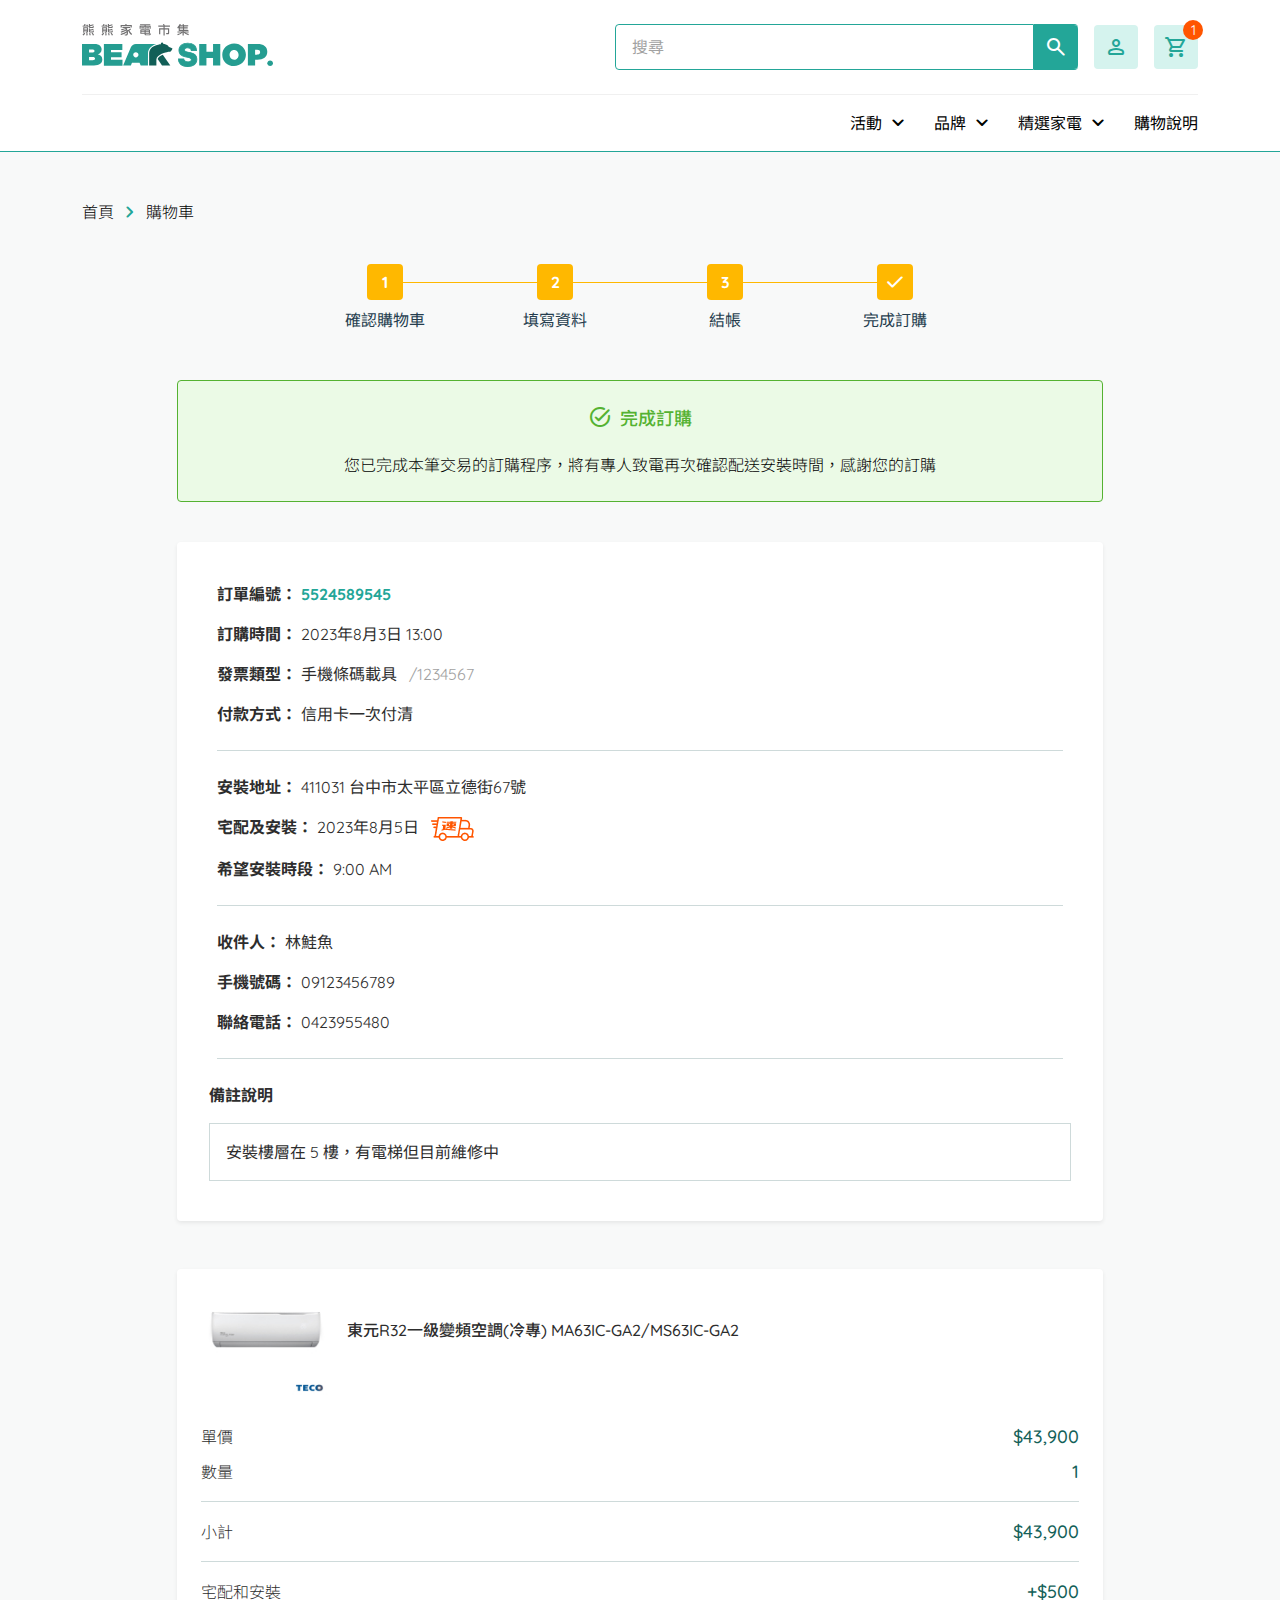
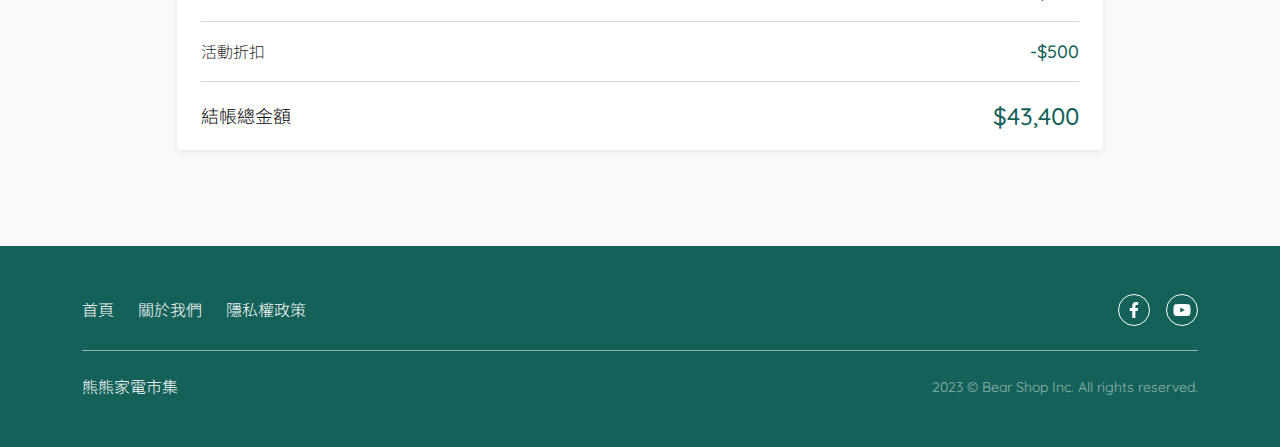
<file: cart4.html>
<!DOCTYPE html>
<html lang="zh-TW">

<head>
    <meta charset="UTF-8">
    <meta name="viewport" content="width=device-width, initial-scale=1.0">
    <title>熊熊家電市集</title>
    <link rel="shortcut icon" href="assets/images/favicon.ico">
    <meta property="og:title" content="熊熊家電市集">
    <meta property="og:description" content="最優惠的家電都在熊熊家電市集">
    <meta property="og:image" content="https://www.masoudesign.com.tw/h-test/bearshop/assets/images/logo_bear.png">

    <!-- bootstrap -->
    <link rel="stylesheet" href="assets/css/bootstrap.css">
    <!-- bootstrap end -->

    <!-- google fonts -->
    <link rel="preconnect" href="https://fonts.googleapis.com">
    <link rel="preconnect" href="https://fonts.gstatic.com" crossorigin>
    <link rel="stylesheet" href="https://fonts.googleapis.com/icon?family=Material+Icons+Round|Material+Icons+Outlined">
    <link rel="stylesheet"
        href="https://fonts.googleapis.com/css2?family=Material+Symbols+Rounded:opsz,wght,FILL,GRAD@20..48,100..700,0..1,-50..200" />

    <link
        href="https://fonts.googleapis.com/css2?family=Noto+Sans+TC:wght@300;400;500;700&family=Quicksand:wght@400;700&display=swap"
        rel="stylesheet">

    <link rel="stylesheet" href="assets/css/base.css">
    <link rel="stylesheet" href="assets/css/template.css">
    <link rel="stylesheet" href="assets/css/slick.css">
    <link rel="stylesheet" href="assets/css/slick-theme.css">
    <link href="https://unpkg.com/aos@2.3.1/dist/aos.css" rel="stylesheet">
    <link rel="stylesheet" href="assets/css/custom.css">

</head>

<body class="bg-light">

    <!-- main nav -->
    <header class="bg-white header header--sticky">
        <div class="container">
            <div class="row">
                <div class="col-12">
                    <div class="d-flex justify-content-between py-3 py-lg-4 header_main">
                        <a href="index.html" class="d-block"><img src="assets/images/logo_bear.svg" alt="logo"></a>
                        <nav class="d-flex align-items-center justify-content-end w-100">

                            <!-- search lg -->
                            <div class="flex-center me-3 w-50 d-none d-lg-flex">
                                <div class="input-group input-group-lg border border-primary rounded-start">
                                    <input class="form-control border-0 fs-6" type="search" name="word" placeholder="搜尋"
                                        id="" autocomplete="off">
                                </div>
                                <div class="border-top border-bottom border-primary rounded-end">
                                    <button class="btn icon--primary bg-primary rounded-end input--search"><span
                                            class="material-symbols-rounded text-white">search</span></button>
                                </div>
                            </div>
                            <!-- search lg end -->

                            <div class="icon--secondary d-lg-none me-2" data-bs-toggle="modal"
                                data-bs-target="#searchModal"><span
                                    class="material-symbols-rounded text-primary">search</span>
                            </div>

                            <div class="menu_item_has_child position-relative me-2 me-lg-3">
                                <a href="javascript:void(0)" class="menu_item_link">
                                    <div class="icon--secondary"><span
                                            class="material-symbols-rounded text-primary">person</span></div>
                                </a>
                                <div class="mega_menu">
                                    <div class="background text-nowrap">
                                        <a href="member.html" class="d-block py-2 mb-2">我的資料</a>
                                        <a href="member.html" class="d-block py-2 mb-2">訂單紀錄</a>
                                        <a href="member.html" class="d-block py-2 mb-2">收藏清單</a>
                                        <a href="member.html" class="d-block py-2 mb-2">修改密碼</a>
                                        <a href="login.html" class="d-block py-2">登入</a>
                                    </div>
                                </div>
                            </div>

                            <a href="cart1.html" class="position-relative me-3 me-lg-0">
                                <div class="icon--secondary"><span
                                        class="material-symbols-rounded text-primary">shopping_cart</span></div>
                                <div class="flex-center cart__num bg-info rounded-circle position-absolute text-white">1
                                </div>
                            </a>
                            <a href="javascript:void(0)" class="d-lg-none mobile_menu_btn">
                                <div class="icon--primary"><span
                                        class="material-symbols-rounded text-primary">menu</span>
                                </div>
                            </a>
                        </nav>
                    </div>
                </div>
            </div>
        </div>
    </header>
    <!-- main nav end -->
    <!-- sub nav -->
    <div class="border-bottom border-primary d-none d-lg-block bg-white">
        <div class="container">
            <div class="row">
                <nav class="col-12">
                    <ul class="d-flex justify-content-end align-items-center">
                        <li class="menu_item_has_child position-relative me-4">
                            <a href="javascript:void(0)" class="menu_item_link d-block py-3">活動
                                <span class="material-symbols-rounded align-bottom">expand_more</span>
                            </a>
                            <div class="mega_menu mega_menu-align pt-0">
                                <div class="background text-nowrap">
                                    <a href="#" class="d-block py-2 mb-2">活動頁1</a>
                                    <a href="#" class="d-block py-2">活動頁2</a>
                                </div>
                            </div>
                        </li>
                        <li class="menu_item_has_child position-relative me-4">
                            <a href="javascript:void(0)" class="menu_item_link d-block py-3">品牌
                                <span class="material-symbols-rounded align-bottom">expand_more</span>
                            </a>
                            <div class="mega_menu mega_menu-align pt-0">
                                <div class="background text-nowrap">
                                    <a href="product_list_brand.html" class="d-block py-2 mb-2">東元 TECO</a>
                                    <a href="product_list_brand.html" class="d-block py-2 mb-2">國際 Panasonic</a>
                                    <a href="product_list_brand.html" class="d-block py-2">富士通 FUJITSU</a>
                                </div>
                            </div>
                        </li>
                        <li class="menu_item_has_child position-relative me-4">
                            <a href="javascript:void(0)" class="menu_item_link d-block py-3">精選家電
                                <span class="material-symbols-rounded align-bottom">expand_more</span>
                            </a>
                            <div class="mega_menu mega_menu-align pt-0">
                                <div class="background text-nowrap">
                                    <a href="product_list_category.html" class="d-block py-2 mb-2">空調</a>
                                    <a href="product_list_category.html" class="d-block py-2 mb-2">冰箱</a>
                                    <a href="product_list_category.html" class="d-block py-2 mb-2">洗衣機</a>
                                    <a href="product_list_category.html" class="d-block py-2">電視</a>
                                </div>
                            </div>
                        </li>
                        <li><a href="service.html" class="py-3 d-block">購物說明</a></li>
                    </ul>
                </nav>

            </div>
        </div>

    </div>
    <!-- sub nav end-->

    <!-- sidebar mobile menu -->
    <div class="sidebar-menu-wrapper">

        <div class="sidebar_mobile_menu">
            <button type="button" class="btn_close icon--primary">
                <span class="material-symbols-rounded text-primary">close</span>
            </button>

            <div class="msb_widget mobile_menu_list clearfix">
                <ul class="clearfix list-unstyled mb-4">

                    <li class="dropdown">
                        <a href="#!" data-toggle="dropdown" aria-haspopup="true" aria-expanded="false"
                            class="d-flex align-items-center justify-content-between">活動
                            <span class="material-symbols-rounded">expand_more</span>
                        </a>
                        <ul class="dropdown-menu">
                            <li><a href="#">活動1</a></li>
                            <li><a href="#">活動2</a></li>
                        </ul>
                    </li>
                    <li class="dropdown">
                        <a href="#!" data-toggle="dropdown" aria-haspopup="true" aria-expanded="false"
                            class="d-flex align-items-center justify-content-between">品牌
                            <span class="material-symbols-rounded">expand_more</span>
                        </a>
                        <ul class="dropdown-menu">
                            <li><a href="product_list_brand.html">國際 Panasonic</a></li>
                            <li><a href="product_list_brand.html">富士通 FUJITSU</a></li>
                        </ul>
                    </li>
                    <li class="dropdown">
                        <a href="#!" data-toggle="dropdown" aria-haspopup="true" aria-expanded="false"
                            class="d-flex align-items-center justify-content-between">精選家電
                            <span class="material-symbols-rounded">expand_more</span></a>
                        <ul class="dropdown-menu">
                            <li><a href="product_list_category.html">空調</a></li>
                            <li><a href="product_list_category.html">冰箱</a></li>
                            <li><a href="product_list_category.html">洗衣機</a></li>
                            <li><a href="product_list_category.html">電視</a></li>
                        </ul>
                    </li>
                    <li><a class="" href="service.html">購物說明</a></li>
                </ul>

            </div>

        </div>

        <div class="overlay"></div>
    </div>
    <!-- sidebar mobile menu end -->

    <!-- searchModal -->
    <div class="modal fade" id="searchModal" tabindex="-1" aria-hidden="true">
        <div class="modal-dialog mw-100 mx-0" style="margin-top: 65px;">
            <div class="modal-content rounded-0">
                <div class="modal-body p-0">
                    <div class="d-flex align-items-center">
                        <input class="form-control border-0 fs-6 rounded-0 px-3" type="search" name="word" placeholder="搜尋...">
                        <button class="text-nowrap btn btn__outline--secondary text-secondary py-2 px-4 me-2" type="button">搜尋</button>
                    </div>
                </div>
            </div>
        </div>
    </div>
    <!-- searchModal end -->

    <!-- universalModal -->
    <div class="modal-alert modal fade" id="universalModal" tabindex="-1" aria-hidden="true">
        <div class="modal-dialog mt-20">
            <div class="modal-content border-warning">
                <div class="modal-header border-bottom-0">
                    <h5 class="modal-title fw-normal">已加入收藏清單</h5>
                    <button type="button" class="btn-close text-warning" data-bs-dismiss="modal"
                        aria-label="Close"></button>
                </div>

            </div>
        </div>
    </div>
    <!-- universalModal end -->

    <!-- breadcrumb -->
    <div class="container mt-3 mt-lg-5 mb-lg-4">
        <div class="row">
            <div class="col-12">
                <nav>
                    <ol class="breadcrumb flex-nowrap">
                        <li class="me-1 fw-light"><a href="index.html">首頁</a></li>
                        <span class="material-symbols-rounded text-primary me-1"> chevron_right </span>
                        <li class="me-1 fw-light"><a href="#">購物車</a></li>
                    </ol>
                </nav>
            </div>
        </div>
    </div>
    <!-- breadcrumb end -->

    <section class="container mb-20">
        <div class="row mt-4 mb-12 mb-sm-20">
            <div class="col-lg-6 offset-lg-3 col-10 offset-1">
                <div class="d-flex justify-content-between align-items-center">
                    <div class="progress__cube position-relative">
                        <span class="progress__cube__num progress__cube__num--active text-white d-flex justify-content-center align-items-center rounded fw-bold">1</span>
                        <h4 class="progress__cube__title progress__cube__title--active h6 fw-normal d-none d-sm-block">確認購物車</h4>
                    </div>
                    <div class="w-100 bg-warning" style="height: 1px;"></div>
                    <div class="progress__cube position-relative">
                        <span class="progress__cube__num progress__cube__num--active text-white d-flex justify-content-center align-items-center rounded fw-bold">2</span>
                        <h4 class="progress__cube__title progress__cube__title--active h6 fw-normal d-none d-sm-block">填寫資料</h4>
                    </div>
                    <div class="w-100 bg-warning" style="height: 1px;"></div>
                    <div class="progress__cube position-relative">
                        <span class="progress__cube__num progress__cube__num--active text-white d-flex justify-content-center align-items-center rounded fw-bold">3</span>
                        <h4 class="progress__cube__title progress__cube__title--active h6 fw-normal d-none d-sm-block">結帳</h4>
                    </div>
                    <div class="w-100 bg-warning" style="height: 1px;"></div>
                    <div class="progress__cube position-relative">
                        <span class="progress__cube__num progress__cube__num--active text-white d-flex justify-content-center align-items-center rounded fw-bold">
                            <span class="material-symbols-rounded text-white">done</span>
                            <h4 class="progress__cube__title progress__cube__title--active h6 fw-normal d-none d-sm-block">完成訂購</h4>
                        </span>
                    </div>
                </div>
            </div>
        </div>
        <div class="row mb-4">
            <div class="col-lg-10 offset-lg-1">
                <div class="alert alert-success border-success p-4" role="alert">
                    <div class="d-flex justify-content-center">
                        <span class="text-success material-symbols-rounded me-2 mb-4"> task_alt </span>
                        <h3 class="text-success h5">完成訂購</h3>
                    </div>
                    <div class="text-center text-black fw-light">您已完成本筆交易的訂購程序，將有專人致電再次確認配送安裝時間，感謝您的訂購</div>
                  </div>
            </div>
        </div>
        <!-- card -->
        <div class="row mb-4">
            <div class="col-lg-10 offset-lg-1">
                <div class="bg-white rounded p-3 shadow-sm mb-5">
                    
                    <div class="row gx-0 border-bottom pb-2 d-flex m-4">
                        <div class="mb-3">
                            <span class="fw-bold">訂單編號：</span>
                            <span class="text-primary fw-bold">5524589545</span>
                        </div>
                        <div class="mb-3">
                            <span class="fw-bold">訂購時間：</span>
                            <span class="">2023年8月3日 13:00</span>
                        </div>
                        <div class="mb-3">
                            <span class="fw-bold">發票類型：</span>
                            <span class="me-2">手機條碼載具</span>
                            <span class="text-muted">/1234567</span>
                        </div>
                        <div class="mb-3">
                            <span class="fw-bold">付款方式：</span>
                            <span>信用卡一次付清</span>
                        </div>
                    </div>
                    <div class="row gx-0 border-bottom pb-2 d-flex m-4"> 
                        <div class="mb-3">
                            <span class="fw-bold">安裝地址： </span>
                            <span>411031 台中市太平區立德街67號</span>
                        </div>
                        <div class="mb-3">
                            <span class="fw-bold">宅配及安裝： </span>
                            <span class="me-2">2023年8月5日</span>
                            <img src="assets/images/express.png" alt="express">
                        </div>
                        <div class="mb-3">
                            <span class="fw-bold">希望安裝時段： </span>
                            <span>9:00 AM</span>
                        </div>
                    </div>
                    <div class="row gx-0 border-bottom pb-2 d-flex m-4"> 
                        <div class="mb-3">
                            <span class="fw-bold">收件人：</span>
                            <span>林鮭魚</span>
                        </div>
                        <div class="mb-3">
                            <span class="fw-bold">手機號碼： </span>
                            <span>09123456789</span>
                        </div>
                        <div class="mb-3">
                            <span class="fw-bold">聯絡電話： </span>
                            <span>0423955480</span>
                        </div>
                    </div>
                    <div class="row gx-0 pb-2 d-none d-lg-flex m-3"> 
                        <span class="fw-bold mb-3">備註說明</span>
                        <div class="border p-3">
                            安裝樓層在 5 樓，有電梯但目前維修中
                        </div>
                    </div>
                </div>
                <div class="bg-white rounded px-4 shadow-sm">
                    
                    
                    <div class="row gx-0 pb-2 mb-3">
                        <div class="col-4 col-lg-2">
                            <img src="assets/images/cart_01.jpg" alt="" class="pe-3">
                        </div>
                        <div class="col-8 col-lg-10">
                            <div class="d-flex align-items-center h-100 pe-lg-3">
                                <h2 class="h6">東元R32一級變頻空調(冷專) MA63IC-GA2/MS63IC-GA2</h2>
                            </div>
                        </div>
                    </div>
                    <div class="d-flex align-items-center justify-content-between">
                        <h6 class="fw-light">單價</h6>
                        <h3 class="h5 text-secondary text-end">$43,900</h3>
                    </div>
                    <div class="d-flex align-items-center justify-content-between border-bottom pb-2 mb-3">
                        <h6 class="fw-light">數量</h6>
                        <h3 class="h5 text-secondary text-end">1</h3>
                    </div>
                    <div class="d-flex align-items-center justify-content-between border-bottom pb-2 mb-3">
                        <h6 class="fw-light">小計</h6>
                        <h3 class="h5 text-secondary text-end">$43,900</h3>
                    </div>
                    <div class="d-flex align-items-center justify-content-between border-bottom pb-2 mb-3">
                        <h6 class="fw-light">宅配和安裝</h6>
                        <h3 class="h5 text-secondary text-end">+$500</h3>
                    </div>
                    <div class="d-flex align-items-center justify-content-between border-bottom pb-2 mb-3">
                        <h6 class="fw-light">活動折扣</h6>
                        <h3 class="h5 text-secondary text-end">-$500</h3>
                    </div>
                    <div class="d-flex align-items-center justify-content-between pb-2 mb-3">
                        <h5 class="fw-light text-black">結帳總金額</h5>
                        <h3 class="h4 text-secondary text-end">$43,400</h3>
                    </div>
                </div>
            </div>
        </div>
        <!-- card end-->
    </section>



    <a href="javascript:void(0)" class="btn--arrow"><img src="assets/images/top.svg" alt="go top"></a>

    <footer class="bg-secondary py-5">
        <div class="container">
            <div class="row mb-4">
                <div class="col-lg-12 col-10 offset-1 offset-lg-0">
                    <div class="d-flex justify-content-between align-items-lg-center pb-4 flex-column flex-lg-row"
                        style="border-bottom: 1px solid rgba(255, 255, 255, 0.5);">
                        <div class="d-flex mb-3 mb-lg-0">
                            <a href="index.html" class="fw-light text-white hover__opacity--75 me-4">首頁</a>
                            <a href="about.html" class="fw-light text-white hover__opacity--75 me-4">關於我們</a>
                            <a href="#" class="fw-light text-white hover__opacity--75">隱私權政策</a>
                        </div>
                        <div class="d-flex">
                            <a href="#"
                                class="border d-block border-white rounded-circle d-flex justify-content-center align-items-center footer__scoial hover__opacity--75 me-3">
                                <svg xmlns="http://www.w3.org/2000/svg" height="1em" viewBox="0 0 320 512"
                                    style='fill: rgba(255, 255, 255)'>
                                    <path
                                        d="M279.14 288l14.22-92.66h-88.91v-60.13c0-25.35 12.42-50.06 52.24-50.06h40.42V6.26S260.43 0 225.36 0c-73.22 0-121.08 44.38-121.08 124.72v70.62H22.89V288h81.39v224h100.17V288z" />
                                </svg>
                            </a>
                            <a href="#"
                                class="border d-block border-white rounded-circle d-flex justify-content-center align-items-center footer__scoial hover__opacity--75">
                                <svg xmlns="http://www.w3.org/2000/svg" height="1em" viewBox="0 0 576 512"
                                    style='fill: rgba(255, 255, 255)'>
                                    <path
                                        d="M549.655 124.083c-6.281-23.65-24.787-42.276-48.284-48.597C458.781 64 288 64 288 64S117.22 64 74.629 75.486c-23.497 6.322-42.003 24.947-48.284 48.597-11.412 42.867-11.412 132.305-11.412 132.305s0 89.438 11.412 132.305c6.281 23.65 24.787 41.5 48.284 47.821C117.22 448 288 448 288 448s170.78 0 213.371-11.486c23.497-6.321 42.003-24.171 48.284-47.821 11.412-42.867 11.412-132.305 11.412-132.305s0-89.438-11.412-132.305zm-317.51 213.508V175.185l142.739 81.205-142.739 81.201z" />
                                </svg>
                            </a>
                        </div>
                    </div>
                </div>
            </div>
            <div class="row">
                <div class="col-lg-12 col-10 offset-1 offset-lg-0">
                    <div class="d-flex justify-content-between align-items-lg-center flex-column flex-lg-row">
                        <h2 class="text-white h6 fw-light mb-2 mb-lg-0">熊熊家電市集</h2>
                        <div class="text-white opacity-50 h7">2023 © Bear Shop Inc. All rights reserved.</div>
                    </div>
                </div>
            </div>
        </div>
    </footer>

    <script src="assets/js/jquery-3.6.0.min.js"></script>
    <script src="assets/js/bootstrap.bundle.js"></script>
    <script src="assets/js/main.js"></script>
    <script src="assets/js/slick.min.js"></script>
    
</body>

</html>
</file>
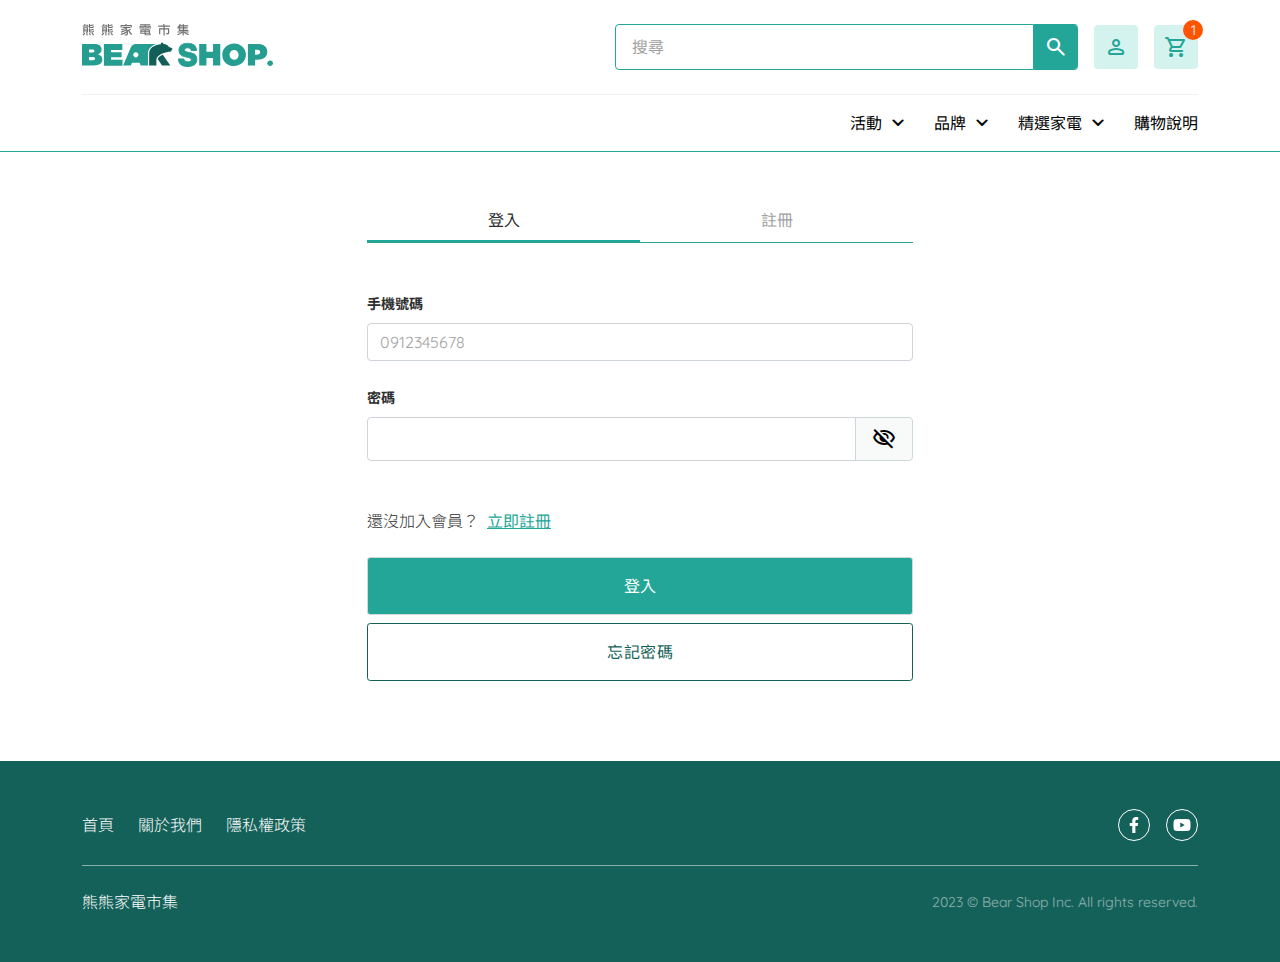
<file: login.html>
<!DOCTYPE html>
<html lang="zh-TW">

<head>
    <meta charset="UTF-8">
    <meta name="viewport" content="width=device-width, initial-scale=1.0">
    <title>熊熊家電市集</title>
    <link rel="shortcut icon" href="assets/images/favicon.ico">
    <meta property="og:title" content="熊熊家電市集">
    <meta property="og:description" content="最優惠的家電都在熊熊家電市集">
    <meta property="og:image" content="https://www.masoudesign.com.tw/h-test/bearshop/assets/images/logo_bear.png">

    <!-- bootstrap -->
    <link rel="stylesheet" href="assets/css/bootstrap.css">
    <!-- bootstrap end -->

    <!-- google fonts -->
    <link rel="preconnect" href="https://fonts.googleapis.com">
    <link rel="preconnect" href="https://fonts.gstatic.com" crossorigin>
    <link rel="stylesheet" href="https://fonts.googleapis.com/icon?family=Material+Icons+Round|Material+Icons+Outlined">
    <link rel="stylesheet"
        href="https://fonts.googleapis.com/css2?family=Material+Symbols+Rounded:opsz,wght,FILL,GRAD@20..48,100..700,0..1,-50..200" />

    <link
        href="https://fonts.googleapis.com/css2?family=Noto+Sans+TC:wght@300;400;500;700&family=Quicksand:wght@400;700&display=swap"
        rel="stylesheet">

    <link rel="stylesheet" href="assets/css/base.css">
    <link rel="stylesheet" href="assets/css/template.css">
    <link rel="stylesheet" href="assets/css/slick.css">
    <link rel="stylesheet" href="assets/css/slick-theme.css">
    <link href="https://unpkg.com/aos@2.3.1/dist/aos.css" rel="stylesheet">
    <link rel="stylesheet" href="assets/css/custom.css">

</head>

<body>

    <!-- main nav -->
    <header class="bg-white header header--sticky">
        <div class="container">
            <div class="row">
                <div class="col-12">
                    <div class="d-flex justify-content-between py-3 py-lg-4 header_main">
                        <a href="index.html" class="d-block"><img src="assets/images/logo_bear.svg" alt="logo"></a>
                        <nav class="d-flex align-items-center justify-content-end w-100">

                            <!-- search lg -->
                            <div class="flex-center me-3 w-50 d-none d-lg-flex">
                                <div class="input-group input-group-lg border border-primary rounded-start">
                                    <input class="form-control border-0 fs-6" type="search" name="word" placeholder="搜尋"
                                        id="" autocomplete="off">
                                </div>
                                <div class="border-top border-bottom border-primary rounded-end">
                                    <button class="btn icon--primary bg-primary rounded-end input--search"><span
                                            class="material-symbols-rounded text-white">search</span></button>
                                </div>
                            </div>
                            <!-- search lg end -->

                            <div class="icon--secondary d-lg-none me-2" data-bs-toggle="modal"
                                data-bs-target="#searchModal"><span
                                    class="material-symbols-rounded text-primary">search</span>
                            </div>

                            <div class="menu_item_has_child position-relative me-2 me-lg-3">
                                <a href="javascript:void(0)" class="menu_item_link">
                                    <div class="icon--secondary"><span
                                            class="material-symbols-rounded text-primary">person</span></div>
                                </a>
                                <div class="mega_menu">
                                    <div class="background text-nowrap">
                                        <a href="member.html" class="d-block py-2 mb-2">我的資料</a>
                                        <a href="member.html" class="d-block py-2 mb-2">訂單紀錄</a>
                                        <a href="member.html" class="d-block py-2 mb-2">收藏清單</a>
                                        <a href="member.html" class="d-block py-2 mb-2">修改密碼</a>
                                        <a href="login.html" class="d-block py-2">登入</a>
                                    </div>
                                </div>
                            </div>

                            <a href="cart1.html" class="position-relative me-3 me-lg-0">
                                <div class="icon--secondary"><span
                                        class="material-symbols-rounded text-primary">shopping_cart</span></div>
                                <div class="flex-center cart__num bg-info rounded-circle position-absolute text-white">1
                                </div>
                            </a>
                            <a href="javascript:void(0)" class="d-lg-none mobile_menu_btn">
                                <div class="icon--primary"><span
                                        class="material-symbols-rounded text-primary">menu</span>
                                </div>
                            </a>
                        </nav>
                    </div>
                </div>
            </div>
        </div>
    </header>
    <!-- main nav end -->
    <!-- sub nav -->
    <div class="border-bottom border-primary d-none d-lg-block bg-white">
        <div class="container">
            <div class="row">
                <nav class="col-12">
                    <ul class="d-flex justify-content-end align-items-center">
                        <li class="menu_item_has_child position-relative me-4">
                            <a href="javascript:void(0)" class="menu_item_link d-block py-3">活動
                                <span class="material-symbols-rounded align-bottom">expand_more</span>
                            </a>
                            <div class="mega_menu mega_menu-align pt-0">
                                <div class="background text-nowrap">
                                    <a href="#" class="d-block py-2 mb-2">活動頁1</a>
                                    <a href="#" class="d-block py-2">活動頁2</a>
                                </div>
                            </div>
                        </li>
                        <li class="menu_item_has_child position-relative me-4">
                            <a href="javascript:void(0)" class="menu_item_link d-block py-3">品牌
                                <span class="material-symbols-rounded align-bottom">expand_more</span>
                            </a>
                            <div class="mega_menu mega_menu-align pt-0">
                                <div class="background text-nowrap">
                                    <a href="product_list_brand.html" class="d-block py-2 mb-2">東元 TECO</a>
                                    <a href="product_list_brand.html" class="d-block py-2 mb-2">國際 Panasonic</a>
                                    <a href="product_list_brand.html" class="d-block py-2">富士通 FUJITSU</a>
                                </div>
                            </div>
                        </li>
                        <li class="menu_item_has_child position-relative me-4">
                            <a href="javascript:void(0)" class="menu_item_link d-block py-3">精選家電
                                <span class="material-symbols-rounded align-bottom">expand_more</span>
                            </a>
                            <div class="mega_menu mega_menu-align pt-0">
                                <div class="background text-nowrap">
                                    <a href="product_list_category.html" class="d-block py-2 mb-2">空調</a>
                                    <a href="product_list_category.html" class="d-block py-2 mb-2">冰箱</a>
                                    <a href="product_list_category.html" class="d-block py-2 mb-2">洗衣機</a>
                                    <a href="product_list_category.html" class="d-block py-2">電視</a>
                                </div>
                            </div>
                        </li>
                        <li><a href="service.html" class="py-3 d-block">購物說明</a></li>
                    </ul>
                </nav>

            </div>
        </div>

    </div>
    <!-- sub nav end-->

    <!-- sidebar mobile menu -->
    <div class="sidebar-menu-wrapper">

        <div class="sidebar_mobile_menu">
            <button type="button" class="btn_close icon--primary">
                <span class="material-symbols-rounded text-primary">close</span>
            </button>

            <div class="msb_widget mobile_menu_list clearfix">
                <ul class="clearfix list-unstyled mb-4">

                    <li class="dropdown">
                        <a href="#!" data-toggle="dropdown" aria-haspopup="true" aria-expanded="false"
                            class="d-flex align-items-center justify-content-between">活動
                            <span class="material-symbols-rounded">expand_more</span>
                        </a>
                        <ul class="dropdown-menu">
                            <li><a href="#">活動1</a></li>
                            <li><a href="#">活動2</a></li>
                        </ul>
                    </li>
                    <li class="dropdown">
                        <a href="#!" data-toggle="dropdown" aria-haspopup="true" aria-expanded="false"
                            class="d-flex align-items-center justify-content-between">品牌
                            <span class="material-symbols-rounded">expand_more</span>
                        </a>
                        <ul class="dropdown-menu">
                            <li><a href="product_list_brand.html">國際 Panasonic</a></li>
                            <li><a href="product_list_brand.html">富士通 FUJITSU</a></li>
                        </ul>
                    </li>
                    <li class="dropdown">
                        <a href="#!" data-toggle="dropdown" aria-haspopup="true" aria-expanded="false"
                            class="d-flex align-items-center justify-content-between">精選家電
                            <span class="material-symbols-rounded">expand_more</span></a>
                        <ul class="dropdown-menu">
                            <li><a href="product_list_category.html">空調</a></li>
                            <li><a href="product_list_category.html">冰箱</a></li>
                            <li><a href="product_list_category.html">洗衣機</a></li>
                            <li><a href="product_list_category.html">電視</a></li>
                        </ul>
                    </li>
                    <li><a class="" href="service.html">購物說明</a></li>
                </ul>

            </div>

        </div>

        <div class="overlay"></div>
    </div>
    <!-- sidebar mobile menu end -->

    <!-- searchModal -->
    <div class="modal fade" id="searchModal" tabindex="-1" aria-hidden="true">
        <div class="modal-dialog mw-100 mx-0" style="margin-top: 65px;">
            <div class="modal-content rounded-0">
                <div class="modal-body p-0">
                    <div class="d-flex align-items-center">
                        <input class="form-control border-0 fs-6 rounded-0 px-3" type="search" name="word" placeholder="搜尋...">
                        <button class="text-nowrap btn btn__outline--secondary text-secondary py-2 px-4 me-2" type="button">搜尋</button>
                    </div>
                </div>
            </div>
        </div>
    </div>
    <!-- searchModal end -->

    <!-- universalModal -->
    <div class="modal-alert modal fade" id="universalModal" tabindex="-1" aria-hidden="true">
        <div class="modal-dialog mt-20">
            <div class="modal-content border-warning">
                <div class="modal-header border-bottom-0">
                    <h5 class="modal-title fw-normal">已加入收藏清單</h5>
                    <button type="button" class="btn-close text-warning" data-bs-dismiss="modal"
                        aria-label="Close"></button>
                </div>

            </div>
        </div>
    </div>
    <!-- universalModal end -->

    <section class="container mt-5 mb-20">
        <div class="row">
            <div class="col-10 offset-1 col-lg-6 offset-lg-3">
                <ul class="nav nav-tabs border-primary" role="tablist">
                    <li class="nav-item w-50" role="presentation">
                        <button class="w-100 nav-link active" id="signIn-tab" data-bs-toggle="tab"
                            data-bs-target="#signIn" type="button" role="tab" aria-controls="signIn"
                            aria-selected="true">登入</button>
                    </li>
                    <li class="nav-item w-50" role="presentation">
                        <button class="w-100 nav-link" id="signUp-tab" data-bs-toggle="tab" data-bs-target="#signUp"
                            type="button" role="tab" aria-controls="signUp" aria-selected="false">註冊</button>
                    </li>
                </ul>
                <div class="tab-content pt-5">
                    <div class="tab-pane fade show active" id="signIn" role="tabpanel" aria-labelledby="signIn-tab">
                        <form action="">
                            <div class="mb-4">
                                <label for="signInMobile" class="form-label">手機號碼</label>
                                <input type="tel" class="form-control" id="signInMobile" name="signInMobile" placeholder="0912345678">
                            </div>
                            <div class="mb-5">
                                <label for="" class="form-label">密碼</label>
    
                                <div class="input-group">
                                    <input class="form-control" type="password">
                                    <div class="d-flex justify-content-center align-items-center bg-light border rounded-end">
                                    <a href="#" class="lh-1 visibilityTrigger px-3 py-2"><span class="material-symbols-rounded" id=""> visibility_off </span></a>
                                    </div>
                                </div>
                            </div>
                            <div class="d-flex mb-3">
                                <h5 class="h6 me-2 fw-light">還沒加入會員？</h5>
                                <a href="javascript:void(0)" class="text-primary text-decoration-underline" data-bs-toggle="tab" data-bs-target="#signUp" aria-controls="signUp">立即註冊</a>
                                <!-- <button class="btn" id="" data-bs-toggle="tab" data-bs-target="#signUp" type="button" role="tab" aria-controls="signUp" aria-selected="false">註冊</button> -->
                            </div>
                            <button class="w-100 btn__filled btn__filled--primary text-white rounded-1 position-relative border border-1 mb-2" type="submit">登入</button>
                            <a href="reset_password.html" class="w-100 btn btn__outline btn__outline--secondary rounded-1 text-secondary">忘記密碼</a>
                        </form>
                    </div>
                    <div class="tab-pane fade" id="signUp" role="tabpanel" aria-labelledby="signUp-tab">
                        <form action="">
                            <div class="mb-4">
                                <label for="signUpMobile" class="form-label">手機號碼</label>
                                <input type="tel" class="form-control" id="signUpMobile" name="signUpMobile" placeholder="0912345678">
                                <small class="text-muted">您輸入的手機號碼即是會員帳號，註冊後無法更改</small>
                                <button class="btn btn__filled btn__filled--primary text-white d-block mt-2 py-2">發送驗證碼</button>
                            </div>
                            <div class="mb-4">
                                <label for="signUpCode" class="form-label">驗證碼</label>
                                <input type="tel" class="form-control" id="signUpCode" name="signUpCode">
                                <small class="text-muted">00:00</small>
                                <div class="d-flex mt-2">
                                    <button class="btn btn__filled btn__filled--primary text-white d-block py-2 me-2" disabled>確認</button>
                                    <button class="btn btn__outline btn__outline--secondary text-secondary py-2" disabled>重新發送</button>
                                </div>
                            </div>
                            <div class="mb-4">
                                <label for="signUpMail" class="form-label">Email</label>
                                <input type="email" class="form-control" id="signUpMail" name="signUpMail" placeholder="abc@mail.com">
                            </div>
                            <div class="mb-4">
                                <label for="" class="form-label">密碼</label>
                                <div class="input-group">
                                    <input class="form-control" type="password">
                                    <div class="d-flex justify-content-center align-items-center bg-light border rounded-end">
                                    <a href="#" class="lh-1 visibilityTrigger px-3 py-2"><span class="material-symbols-rounded" id=""> visibility_off </span></a>
                                    </div>
                                </div>
                                <ol class="text-muted mb-2 ps-3 mt-2">
                                    <li>不可與手機號碼、信箱相同。</li>
                                    <li>密碼應該至少要有十二個字元。請混合使用大小寫字母、數字及特殊符號如：! ” ? $% ^ & ) 讓密碼更安全。</li>
                                </ol>
                                <!-- 弱 -->
                                <div class="alert alert-danger px-3">
                                    <h3 class="text-danger h6 mb-0 fw-light">強度：弱</h3>
                                </div>
                                <!-- 弱 end -->
                                <!-- 中 -->
                                <div class="alert alert-info px-3">
                                    <h3 class="text-info h6 mb-0 fw-light">強度：中</h3>
                                </div>
                                <!-- 中 end -->
                                <!-- 強 -->
                                <div class="alert alert-success px-3">
                                    <h3 class="text-success h6 mb-0 fw-light">強度：強</h3>
                                </div>
                                <!-- 強 end -->
                            </div>
                            <div class="mb-5">
                                <label for="" class="form-label">確認密碼</label>
                                <div class="input-group mb-2">
                                    <input class="form-control" type="password">
                                    <div class="d-flex justify-content-center align-items-center bg-light border rounded-end">
                                    <a href="#" class="lh-1 visibilityTrigger px-3 py-2"><span class="material-symbols-rounded" id=""> visibility_off </span></a>
                                    </div>
                                </div>
                            </div>
                            <div class="nav mb-3">
                                <h5 class="h6 me-2 fw-light">已經是會員？</h5>
                                <a href="javascript:void(0)" class="text-primary text-decoration-underline" data-bs-toggle="tab" data-bs-target="#signIn" aria-controls="signIn">立即登入</a>
                            </div>
                            <label class="checkbox mb-3">我已閱讀且同意 <a href="#" class="text-primary text-decoration-underline">使用條款</a> 及 <a href="#" class="text-primary text-decoration-underline">隱私權政策</a>
                                <input type="checkbox">
                                <span class="checkmark"></span>
                            </label>
                            <button class="w-100 btn__filled btn__filled--primary text-white rounded-1 position-relative border border-1 mb-2" type="submit">註冊</button>
                        </form>

                    </div>
                </div>
            </div>
        </div>
    </section>



    <a href="javascript:void(0)" class="btn--arrow"><img src="assets/images/top.svg" alt="go top"></a>

    <footer class="bg-secondary py-5">
        <div class="container">
            <div class="row mb-4">
                <div class="col-lg-12 col-10 offset-1 offset-lg-0">
                    <div class="d-flex justify-content-between align-items-lg-center pb-4 flex-column flex-lg-row"
                        style="border-bottom: 1px solid rgba(255, 255, 255, 0.5);">
                        <div class="d-flex mb-3 mb-lg-0">
                            <a href="index.html" class="fw-light text-white hover__opacity--75 me-4">首頁</a>
                            <a href="about.html" class="fw-light text-white hover__opacity--75 me-4">關於我們</a>
                            <a href="#" class="fw-light text-white hover__opacity--75">隱私權政策</a>
                        </div>
                        <div class="d-flex">
                            <a href="#"
                                class="border d-block border-white rounded-circle d-flex justify-content-center align-items-center footer__scoial hover__opacity--75 me-3">
                                <svg xmlns="http://www.w3.org/2000/svg" height="1em" viewBox="0 0 320 512"
                                    style='fill: rgba(255, 255, 255)'>
                                    <path
                                        d="M279.14 288l14.22-92.66h-88.91v-60.13c0-25.35 12.42-50.06 52.24-50.06h40.42V6.26S260.43 0 225.36 0c-73.22 0-121.08 44.38-121.08 124.72v70.62H22.89V288h81.39v224h100.17V288z" />
                                </svg>
                            </a>
                            <a href="#"
                                class="border d-block border-white rounded-circle d-flex justify-content-center align-items-center footer__scoial hover__opacity--75">
                                <svg xmlns="http://www.w3.org/2000/svg" height="1em" viewBox="0 0 576 512"
                                    style='fill: rgba(255, 255, 255)'>
                                    <path
                                        d="M549.655 124.083c-6.281-23.65-24.787-42.276-48.284-48.597C458.781 64 288 64 288 64S117.22 64 74.629 75.486c-23.497 6.322-42.003 24.947-48.284 48.597-11.412 42.867-11.412 132.305-11.412 132.305s0 89.438 11.412 132.305c6.281 23.65 24.787 41.5 48.284 47.821C117.22 448 288 448 288 448s170.78 0 213.371-11.486c23.497-6.321 42.003-24.171 48.284-47.821 11.412-42.867 11.412-132.305 11.412-132.305s0-89.438-11.412-132.305zm-317.51 213.508V175.185l142.739 81.205-142.739 81.201z" />
                                </svg>
                            </a>
                        </div>
                    </div>
                </div>
            </div>
            <div class="row">
                <div class="col-lg-12 col-10 offset-1 offset-lg-0">
                    <div class="d-flex justify-content-between align-items-lg-center flex-column flex-lg-row">
                        <h2 class="text-white h6 fw-light mb-2 mb-lg-0">熊熊家電市集</h2>
                        <div class="text-white opacity-50 h7">2023 © Bear Shop Inc. All rights reserved.</div>
                    </div>
                </div>
            </div>
        </div>
    </footer>

    <script src="assets/js/jquery-3.6.0.min.js"></script>
    <script src="assets/js/bootstrap.bundle.js"></script>
    <script src="assets/js/main.js"></script>
    <script src="assets/js/slick.min.js"></script>
    <script>
        $(document).ready(function () {
            $('.visibilityTrigger').on('click', function(event) {
                event.preventDefault();
                var $passwordGroup = $(this).closest('.input-group');
                var $password = $passwordGroup.find('input');
                var $visibilityTrigger = $passwordGroup.find('.visibilityTrigger span')

                if($password.attr('type') == 'text'){
                    $password.attr('type', 'password');
                    $visibilityTrigger.text("visibility_off");
                } else {
                    $password.attr('type', 'text');
                    $visibilityTrigger.text("visibility");
                }
            });
        });
    </script>
</body>

</html>
</file>
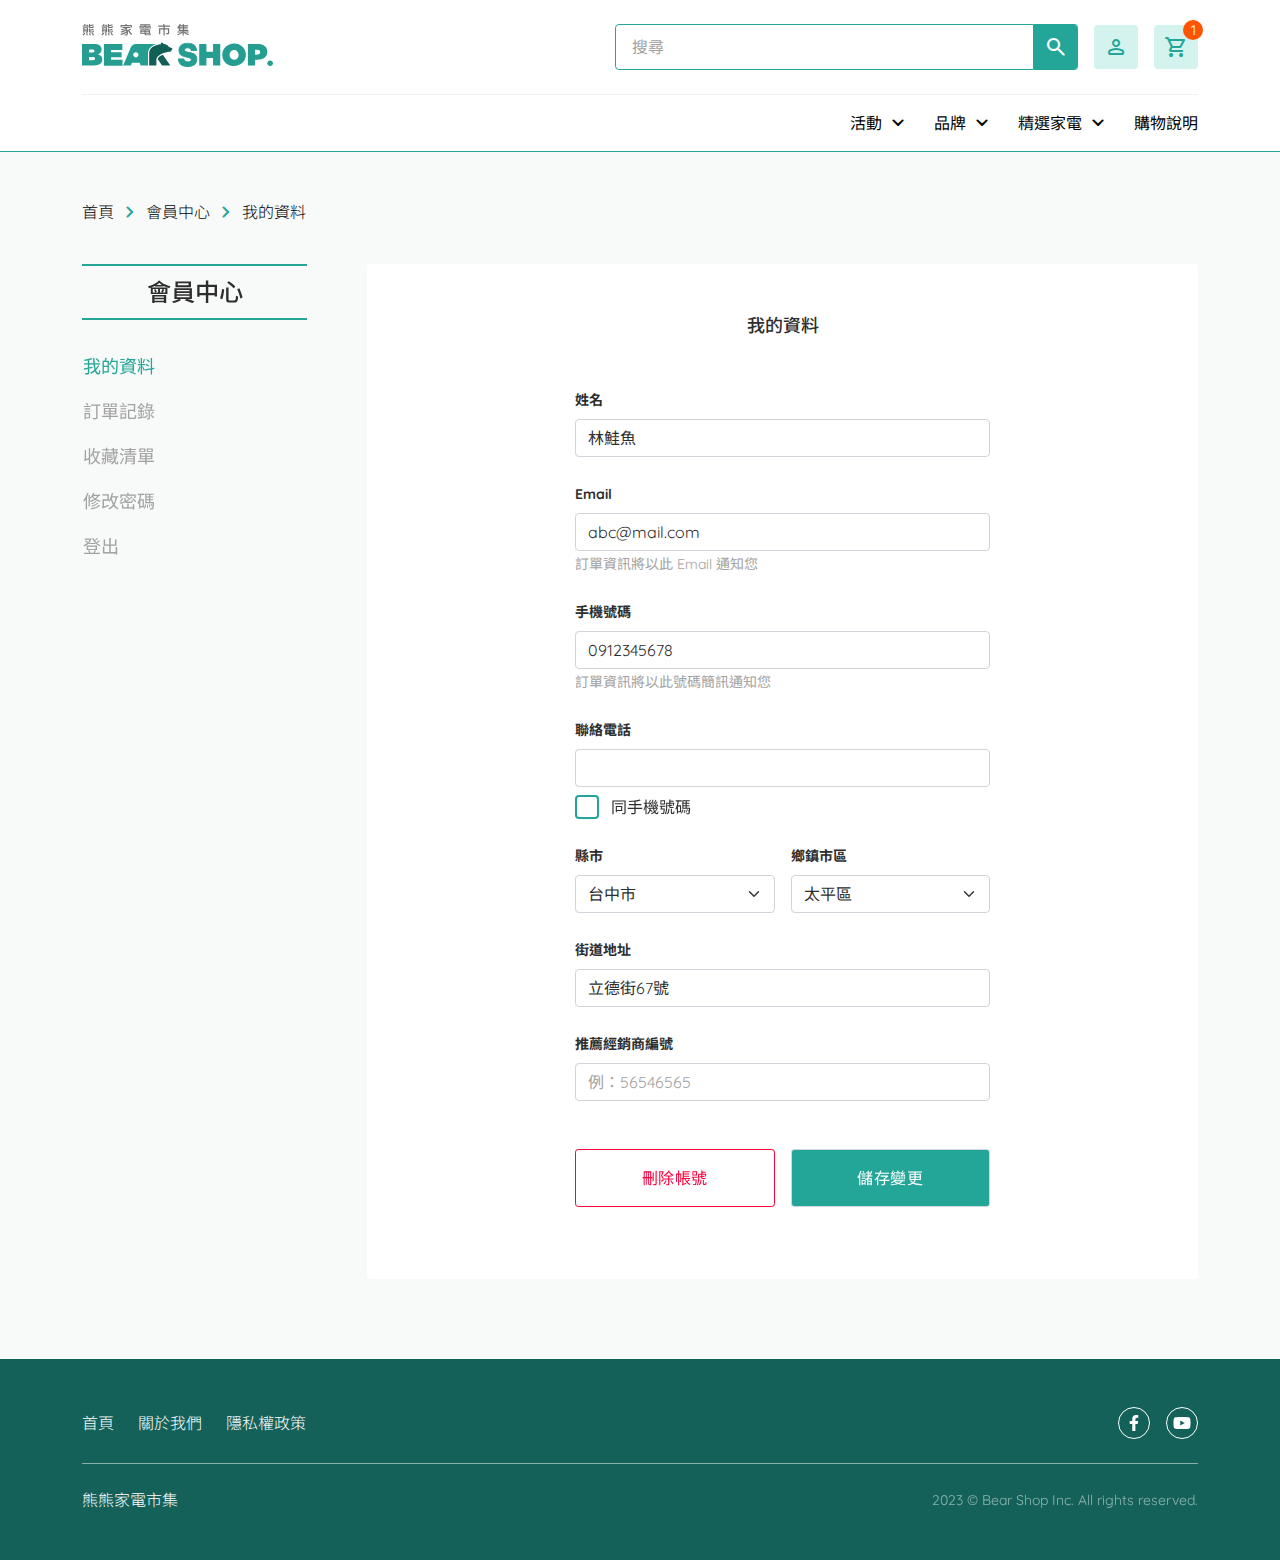
<file: member.html>
<!DOCTYPE html>
<html lang="zh-TW">

<head>
    <meta charset="UTF-8">
    <meta name="viewport" content="width=device-width, initial-scale=1.0">
    <title>熊熊家電市集</title>
    <link rel="shortcut icon" href="assets/images/favicon.ico">
    <meta property="og:title" content="熊熊家電市集">
    <meta property="og:description" content="最優惠的家電都在熊熊家電市集">
    <meta property="og:image" content="https://www.masoudesign.com.tw/h-test/bearshop/assets/images/logo_bear.png">

    <!-- bootstrap -->
    <link rel="stylesheet" href="assets/css/bootstrap.css">
    <!-- bootstrap end -->

    <!-- google fonts -->
    <link rel="preconnect" href="https://fonts.googleapis.com">
    <link rel="preconnect" href="https://fonts.gstatic.com" crossorigin>
    <link rel="stylesheet" href="https://fonts.googleapis.com/icon?family=Material+Icons+Round|Material+Icons+Outlined">
    <link rel="stylesheet"
        href="https://fonts.googleapis.com/css2?family=Material+Symbols+Rounded:opsz,wght,FILL,GRAD@20..48,100..700,0..1,-50..200" />

    <link
        href="https://fonts.googleapis.com/css2?family=Noto+Sans+TC:wght@300;400;500;700&family=Quicksand:wght@400;700&display=swap"
        rel="stylesheet">

    <link rel="stylesheet" href="assets/css/base.css">
    <link rel="stylesheet" href="assets/css/template.css">
    <link rel="stylesheet" href="assets/css/slick.css">
    <link rel="stylesheet" href="assets/css/slick-theme.css">
    <link href="https://unpkg.com/aos@2.3.1/dist/aos.css" rel="stylesheet">
    <link rel="stylesheet" href="assets/css/custom.css">

</head>

<body class="bg-light">

    <!-- main nav -->
    <header class="bg-white header header--sticky">
        <div class="container">
            <div class="row">
                <div class="col-12">
                    <div class="d-flex justify-content-between py-3 py-lg-4 header_main">
                        <a href="index.html" class="d-block"><img src="assets/images/logo_bear.svg" alt="logo"></a>
                        <nav class="d-flex align-items-center justify-content-end w-100">

                            <!-- search lg -->
                            <div class="flex-center me-3 w-50 d-none d-lg-flex">
                                <div class="input-group input-group-lg border border-primary rounded-start">
                                    <input class="form-control border-0 fs-6" type="search" name="word" placeholder="搜尋"
                                        id="" autocomplete="off">
                                </div>
                                <div class="border-top border-bottom border-primary rounded-end">
                                    <button class="btn icon--primary bg-primary rounded-end input--search"><span
                                            class="material-symbols-rounded text-white">search</span></button>
                                </div>
                            </div>
                            <!-- search lg end -->

                            <div class="icon--secondary d-lg-none me-2" data-bs-toggle="modal"
                                data-bs-target="#searchModal"><span
                                    class="material-symbols-rounded text-primary">search</span>
                            </div>

                            <div class="menu_item_has_child position-relative me-2 me-lg-3">
                                <a href="javascript:void(0)" class="menu_item_link">
                                    <div class="icon--secondary"><span
                                            class="material-symbols-rounded text-primary">person</span></div>
                                </a>
                                <div class="mega_menu">
                                    <div class="background text-nowrap">
                                        <a href="member.html" class="d-block py-2 mb-2">我的資料</a>
                                        <a href="member.html" class="d-block py-2 mb-2">訂單紀錄</a>
                                        <a href="member.html" class="d-block py-2 mb-2">收藏清單</a>
                                        <a href="member.html" class="d-block py-2 mb-2">修改密碼</a>
                                        <a href="login.html" class="d-block py-2">登入</a>
                                    </div>
                                </div>
                            </div>

                            <a href="cart1.html" class="position-relative me-3 me-lg-0">
                                <div class="icon--secondary"><span
                                        class="material-symbols-rounded text-primary">shopping_cart</span></div>
                                <div class="flex-center cart__num bg-info rounded-circle position-absolute text-white">1
                                </div>
                            </a>
                            <a href="javascript:void(0)" class="d-lg-none mobile_menu_btn">
                                <div class="icon--primary"><span
                                        class="material-symbols-rounded text-primary">menu</span>
                                </div>
                            </a>
                        </nav>
                    </div>
                </div>
            </div>
        </div>
    </header>
    <!-- main nav end -->
    <!-- sub nav -->
    <div class="border-bottom border-primary d-none d-lg-block bg-white">
        <div class="container">
            <div class="row">
                <nav class="col-12">
                    <ul class="d-flex justify-content-end align-items-center">
                        <li class="menu_item_has_child position-relative me-4">
                            <a href="javascript:void(0)" class="menu_item_link d-block py-3">活動
                                <span class="material-symbols-rounded align-bottom">expand_more</span>
                            </a>
                            <div class="mega_menu mega_menu-align pt-0">
                                <div class="background text-nowrap">
                                    <a href="#" class="d-block py-2 mb-2">活動頁1</a>
                                    <a href="#" class="d-block py-2">活動頁2</a>
                                </div>
                            </div>
                        </li>
                        <li class="menu_item_has_child position-relative me-4">
                            <a href="javascript:void(0)" class="menu_item_link d-block py-3">品牌
                                <span class="material-symbols-rounded align-bottom">expand_more</span>
                            </a>
                            <div class="mega_menu mega_menu-align pt-0">
                                <div class="background text-nowrap">
                                    <a href="product_list_brand.html" class="d-block py-2 mb-2">東元 TECO</a>
                                    <a href="product_list_brand.html" class="d-block py-2 mb-2">國際 Panasonic</a>
                                    <a href="product_list_brand.html" class="d-block py-2">富士通 FUJITSU</a>
                                </div>
                            </div>
                        </li>
                        <li class="menu_item_has_child position-relative me-4">
                            <a href="javascript:void(0)" class="menu_item_link d-block py-3">精選家電
                                <span class="material-symbols-rounded align-bottom">expand_more</span>
                            </a>
                            <div class="mega_menu mega_menu-align pt-0">
                                <div class="background text-nowrap">
                                    <a href="product_list_category.html" class="d-block py-2 mb-2">空調</a>
                                    <a href="product_list_category.html" class="d-block py-2 mb-2">冰箱</a>
                                    <a href="product_list_category.html" class="d-block py-2 mb-2">洗衣機</a>
                                    <a href="product_list_category.html" class="d-block py-2">電視</a>
                                </div>
                            </div>
                        </li>
                        <li><a href="service.html" class="py-3 d-block">購物說明</a></li>
                    </ul>
                </nav>

            </div>
        </div>

    </div>
    <!-- sub nav end-->

    <!-- sidebar mobile menu -->
    <div class="sidebar-menu-wrapper">

        <div class="sidebar_mobile_menu">
            <button type="button" class="btn_close icon--primary">
                <span class="material-symbols-rounded text-primary">close</span>
            </button>

            <div class="msb_widget mobile_menu_list clearfix">
                <ul class="clearfix list-unstyled mb-4">

                    <li class="dropdown">
                        <a href="#!" data-toggle="dropdown" aria-haspopup="true" aria-expanded="false"
                            class="d-flex align-items-center justify-content-between">活動
                            <span class="material-symbols-rounded">expand_more</span>
                        </a>
                        <ul class="dropdown-menu">
                            <li><a href="#">活動1</a></li>
                            <li><a href="#">活動2</a></li>
                        </ul>
                    </li>
                    <li class="dropdown">
                        <a href="#!" data-toggle="dropdown" aria-haspopup="true" aria-expanded="false"
                            class="d-flex align-items-center justify-content-between">品牌
                            <span class="material-symbols-rounded">expand_more</span>
                        </a>
                        <ul class="dropdown-menu">
                            <li><a href="product_list_brand.html">國際 Panasonic</a></li>
                            <li><a href="product_list_brand.html">富士通 FUJITSU</a></li>
                        </ul>
                    </li>
                    <li class="dropdown">
                        <a href="#!" data-toggle="dropdown" aria-haspopup="true" aria-expanded="false"
                            class="d-flex align-items-center justify-content-between">精選家電
                            <span class="material-symbols-rounded">expand_more</span></a>
                        <ul class="dropdown-menu">
                            <li><a href="product_list_category.html">空調</a></li>
                            <li><a href="product_list_category.html">冰箱</a></li>
                            <li><a href="product_list_category.html">洗衣機</a></li>
                            <li><a href="product_list_category.html">電視</a></li>
                        </ul>
                    </li>
                    <li><a class="" href="service.html">購物說明</a></li>
                </ul>

            </div>

        </div>

        <div class="overlay"></div>
    </div>
    <!-- sidebar mobile menu end -->

    <!-- searchModal -->
    <div class="modal fade" id="searchModal" tabindex="-1" aria-hidden="true">
        <div class="modal-dialog mw-100 mx-0" style="margin-top: 65px;">
            <div class="modal-content rounded-0">
                <div class="modal-body p-0">
                    <div class="d-flex align-items-center">
                        <input class="form-control border-0 fs-6 rounded-0 px-3" type="search" name="word" placeholder="搜尋...">
                        <button class="text-nowrap btn btn__outline--secondary text-secondary py-2 px-4 me-2" type="button">搜尋</button>
                    </div>
                </div>
            </div>
        </div>
    </div>
    <!-- searchModal end -->

    <!-- universalModal -->
    <div class="modal-alert modal fade" id="universalModal" tabindex="-1" aria-hidden="true">
        <div class="modal-dialog mt-20">
            <div class="modal-content border-warning">
                <div class="modal-header border-bottom-0">
                    <h5 class="modal-title fw-normal">已加入收藏清單</h5>
                    <button type="button" class="btn-close text-warning" data-bs-dismiss="modal"
                        aria-label="Close"></button>
                </div>

            </div>
        </div>
    </div>
    <!-- universalModal end -->

    <!-- breadcrumb -->
    <div class="container mt-3 mt-lg-5 mb-lg-4">
        <div class="row">
            <div class="col-12">
                <nav>
                    <ol class="breadcrumb flex-nowrap">
                        <li class="me-1 fw-light"><a href="index.html">首頁</a></li>
                        <span class="material-symbols-rounded text-primary me-1"> chevron_right </span>
                        <li class="me-1 fw-light"><a href="#">會員中心</a></li>
                        <span class="material-symbols-rounded text-primary me-1"> chevron_right </span>
                        <li class="me-1 fw-light"><a href="#">我的資料</a></li>
                    </ol>
                </nav>
            </div>
        </div>
    </div>
    <!-- breadcrumb end -->

    <section class="container mb-20">
        <div class="row">
            <div class="col-lg-3 pe-lg-5 mb-4 mb-lg-0">
                <div class="filter__outer">
                    <div
                        class="d-flex justify-content-between justify-content-lg-center align-items-center border-top border-bottom border-primary border-2 py-2 px-3">
                        <h2 class="fs-5 fs-lg-4 mb-0">會員中心</h2>
                        <div class="d-lg-none filter__toggler">
                            <span class="material-symbols-rounded align-middle"> expand_more </span>
                        </div>
                    </div>
                    <div class="mt-lg-4 filter__content d-lg-block p-3 p-lg-0">
                        <ul class="nav flex-column">
                            <li>
                                <button class="nav-link nav-link--aside active btn w-100 py-2 fs-lg-5 px-0 text-start rounded-0" id="memberProfile-tab" data-bs-toggle="pill" data-bs-target="#memberProfile" type="button" role="tab" aria-controls="memberProfile" aria-selected="true">我的資料</button>
                            </li>
                            <li>
                                <button class="nav-link nav-link--aside btn w-100 py-2 fs-lg-5 px-0 text-start rounded-0" id="memberHistory-tab" data-bs-toggle="pill" data-bs-target="#memberHistory" type="button" role="tab" aria-controls="memberHistory" aria-selected="false">訂單記錄</button>
                            </li>
                            <li>
                                <button class="nav-link nav-link--aside btn w-100 py-2 fs-lg-5 px-0 text-start rounded-0" id="memberFav-tab" data-bs-toggle="pill" data-bs-target="#memberFav" type="button" role="tab" aria-controls="memberFav" aria-selected="false">收藏清單</button>
                            </li>
                            <li>
                                <button class="nav-link nav-link--aside btn w-100 py-2 fs-lg-5 px-0 text-start rounded-0" id="memberPassword-tab" data-bs-toggle="pill" data-bs-target="#memberPassword" type="button" role="tab" aria-controls="memberPassword" aria-selected="false">修改密碼</button>
                            </li>
                            <li>
                                <button class="nav-link nav-link--aside btn w-100 py-2 fs-lg-5 px-0 text-start rounded-0"type="submit">登出</button>
                            </li>
                        </ul>
                    </div>
                </div>
            </div>
            <div class="col-lg-9">
                <div class="bg-white rounded-2 py-5">
                    <div class="tab-content" id="memberMainBlock">
                        <div class="tab-pane fade show active" id="memberProfile" role="tabpanel" aria-labelledby="memberProfile-tab">
                            <div class="row g-0">
                                <div class="col-10 offset-1 col-lg-6 offset-lg-3">
                                    <h2 class="h5 text-center mb-5">我的資料</h2>
                                    <form action="">
                                        <div class="mb-4">
                                            <label for="memberName" class="form-label">姓名</label>
                                            <input type="text" class="form-control" id="memberName" name="memberName" value="林鮭魚">
                                        </div>
                                        <div class="mb-4">
                                            <label for="memberMail" class="form-label">Email</label>
                                            <input type="email" class="form-control" id="memberMail" name="memberMail" value="abc@mail.com">
                                            <small class="text-muted">訂單資訊將以此 Email 通知您</small>
                                        </div>
                                        <div class="mb-4">
                                            <label for="memberMobile" class="form-label">手機號碼</label>
                                            <input type="tel" class="form-control" id="memberMobile" name="memberMobile" value="0912345678">
                                            <small class="text-muted">訂單資訊將以此號碼簡訊通知您</small>
                                        </div>
                                        <div class="mb-4">
                                            <label for="memberTel" class="form-label">聯絡電話</label>
                                            <input type="tel" class="form-control" id="memberTel" name="memberTel">
                                            <label class="checkbox mt-2">同手機號碼
                                                <input type="checkbox">
                                                <span class="checkmark"></span>
                                            </label>
                                        </div>
                                        <div class="mb-4 d-flex flex-wrap">
                                            <div class="col-12 col-lg-6 pe-lg-2 mb-4 mb-lg-0">
                                                <label for="recipientCity" class="form-label">縣市</label>
                                                <select name="recipientCity" id="recipientCity" class="form-select">
                                                    <option value="">台中市</option>
                                                </select>
                                            </div>
                                            <div class="col-12 col-lg-6 ps-lg-2">
                                                <label for="recipientDist" class="form-label">鄉鎮市區</label>
                                                <select name="recipientDist" id="recipientDist" class="form-select">
                                                    <option value="">太平區</option>
                                                </select>
                                            </div>
                                        </div>
                                        <div class="mb-4">
                                            <label for="memberAdd" class="form-label">街道地址</label>
                                            <input type="text" class="form-control" id="memberAdd" value="立德街67號">
                                        </div>
                                        <div class="mb-5">
                                            <label for="memberCode" class="form-label">推薦經銷商編號</label>
                                            <input type="text" class="form-control" id="memberCode" placeholder="例：56546565">
                                        </div>
                                        
                                        <div class="d-flex align-items-lg-center justify-content-lg-center pb-4 flex-column flex-lg-row">
                                            <button class="w-100 btn btn__outline btn__outline--danger rounded-1 text-danger me-lg-3 mb-3 mb-lg-0" type="button" data-bs-toggle="modal" data-bs-target="#accountModal">刪除帳號</button>
                                            <button class="w-100 btn__filled btn__filled--primary text-white rounded-1 position-relative border border-1" type="submit">儲存變更</button>
                                        </div>

                                        <!-- 刪除帳號 modal -->
                                        <div class="modal fade" id="accountModal" tabindex="-1" aria-labelledby="accountModalLabel" aria-hidden="true">
                                            <div class="modal-dialog modal-dialog-centered">
                                            <div class="modal-content p-3">
                                                <div class="modal-body">
                                                    <form action="">
                                                        <h4 class="h5 text-center mb-4">確定要刪除帳號？</h4>
                                                        <p class="">對於您想要刪除帳號，我們感到相當遺憾。可以告訴我們原因嗎？刪除後，帳號中的資料將一併被永久刪除。</p>
                                                        <ul class="mb-3">
                                                            <li>
                                                                <label class="checkbox mb-3">隱私顧慮
                                                                    <input type="checkbox">
                                                                    <span class="checkmark"></span>
                                                                </label>
                                                            </li>
                                                            <li>
                                                                <label class="checkbox mb-3">已有其他帳號
                                                                    <input type="checkbox">
                                                                    <span class="checkmark"></span>
                                                                </label>
                                                            </li>
                                                            <li>
                                                                <label class="checkbox mb-3">找不到需要的商品
                                                                    <input type="checkbox">
                                                                    <span class="checkmark"></span>
                                                                </label>
                                                            </li>
                                                            <li>
                                                                <label class="checkbox mb-3 w-100">其他
                                                                    <input type="checkbox">
                                                                    <span class="checkmark"></span>
                                                                    <input type="text" class="form-control mt-2" name="" placeholder="請說明原因">
                                                                </label>
                                                            </li>
                                                            <li>
                                                                <label for="" class="form-label">如果確定要刪除帳號，請輸入密碼</label>
        
                                                                <div class="input-group">
                                                                    <input class="form-control" type="password">
                                                                    <div class="d-flex justify-content-center align-items-center bg-light border rounded-end">
                                                                    <a href="#" class="lh-1 visibilityTrigger px-3 py-2"><span class="material-symbols-rounded" id=""> visibility_off </span></a>
                                                                    </div>
                                                                </div>
        
                                                                <a href="reset_password.html" class="text-primary text-decoration-underline h7">忘記密碼？</a>
                                                            </li>
                                                        </ul>
                                                        <div class="d-flex">
                                                            <button type="button" class="w-100 btn btn__filled btn__filled--minor text-white me-3" data-bs-dismiss="modal">取消</button>
                                                            <button class="w-100 btn btn__outline btn__outline--danger rounded-1 text-danger" type="button">刪除帳號</button>
                                                        </div>
                                                    </form>
                                                </div>
                                            </div>
                                            </div>
                                        </div>
                                        <!-- 刪除帳號 modal end -->
                                    </form>
                                </div>
                            </div>
                        </div>
                        <div class="tab-pane fade" id="memberHistory" role="tabpanel" aria-labelledby="memberHistory-tab">
                            <div class="row g-0">
                                <div class="col-sm-10 offset-sm-1">
                                    <h2 class="h5 text-center mb-5">訂單記錄</h2>
                                    <ul class="nav nav-pills justify-content-center mb-5">
                                        <li class="nav-item" role="presentation">
                                        <button class="nav-link nav-link--ink rounded-0 rounded-start active border border-ink px-5" id="memberHistoryProcess-tab" data-bs-toggle="pill" data-bs-target="#memberHistoryProcess" type="button" role="tab" aria-controls="memberHistoryProcess" aria-selected="true">處理中</button>
                                        </li>
                                        <li class="nav-item" role="presentation">
                                        <button class="nav-link nav-link--ink rounded-0 rounded-end border border-ink px-5" id="memberHistoryDone-tab" data-bs-toggle="pill" data-bs-target="#memberHistoryDone" type="button" role="tab" aria-controls="memberHistoryDone" aria-selected="false">已完成</button>
                                        </li>
                                    </ul>
                                    <div class="tab-content" id="pills-tabContent">
                                        <!-- 訂單記錄 > 處理中 -->
                                        <div class="tab-pane fade show active" id="memberHistoryProcess" role="tabpanel" aria-labelledby="memberHistoryProcess-tab">
                                            <div class="row g-0 border-bottom border-primary pb-2 row--history">
                                                <div class="col-2 d-none d-sm-block">
                                                    <h4 class="h6 pe-2">訂單編號</h4>
                                                </div>
                                                <div class="col-4 d-none d-sm-block">
                                                    <h4 class="h6 px-2">項目</h4>
                                                </div>
                                                <div class="col-3 d-none d-sm-block">
                                                    <h4 class="h6 px-2">訂購時間</h4>
                                                </div>
                                                <div class="col-3 d-none d-sm-block">
                                                    <h4 class="h6 px-2">金額</h4>
                                                </div>
                                            </div>
                                            <!-- 訂單記錄 > 處理中 > 清單 -->
                                            <div class="accordion accordion-flush" id="accordionHistory">
                                                <!-- 訂單記錄 > 處理中 > 清單 > 訂單1 -->
                                                <div class="accordion-item">
                                                    <h2 class="accordion-header" id="history-headingOne">
                                                    <button class="accordion-button collapsed" type="button" data-bs-toggle="collapse" data-bs-target="#history-collapseOne" aria-expanded="false" aria-controls="history-collapseOne">
                                                        <div class="row g-0 w-100 align-items-center">
                                                            <div class="col-sm-2">
                                                                <div class="text-primary fw-bold pe-2 text-break mb-2 mb-sm-0">5524589545</div>
                                                            </div>
                                                            <div class="col-sm-4">
                                                                <h3 class="h6 fw-bold px-sm-2 text-dark mb-sm-0">東元10KG定頻洗衣機 W1058FS</h3>
                                                            </div>
                                                            <div class="col-sm-3">
                                                                <h3 class="h6 px-sm-2 text-dark mb-sm-0">2023年8月3日</h3>
                                                            </div>
                                                            <div class="col-sm-3">
                                                                <h3 class="h6 px-sm-2 text-secondary mb-sm-0">$22,900</h3>
                                                            </div>
                                                        </div>
                                                    </button>
                                                    </h2>
                                                    <div id="history-collapseOne" class="accordion-collapse collapse" aria-labelledby="history-headingOne" data-bs-parent="#accordionHistory">
                                                    <div class="accordion-body">
                                                        <div class="border-bottom pb-2 d-flex flex-column mb-4">
                                                            
                                                            <div class="mb-2">
                                                                <span class="">發票類型：</span>
                                                                <span class="me-2">手機條碼載具</span>
                                                                <span class="text-muted">/1234567</span>
                                                            </div>
                                                            <div class="mb-2">
                                                                <span class="">付款方式：</span>
                                                                <span>信用卡一次付清</span>
                                                            </div>
                                                        </div>
                                                        <div class="border-bottom pb-2 d-flex flex-column mb-4"> 
                                                            <div class="mb-2">
                                                                <span class="">安裝地址： </span>
                                                                <span>411031 台中市太平區立德街67號</span>
                                                            </div>
                                                            <div class="mb-2">
                                                                <span class="">宅配及安裝： </span>
                                                                <span class="me-2">2023年8月5日</span>
                                                                <img src="assets/images/express.png" alt="express">
                                                            </div>
                                                            <div class="mb-2">
                                                                <span class="">希望安裝時段： </span>
                                                                <span>9:00 AM</span>
                                                            </div>
                                                        </div>
                                                        <div class="border-bottom pb-2 d-flex flex-column mb-4"> 
                                                            <div class="mb-2">
                                                                <span class="">收件人：</span>
                                                                <span>林鮭魚</span>
                                                            </div>
                                                            <div class="mb-2">
                                                                <span class="">手機號碼： </span>
                                                                <span>09123456789</span>
                                                            </div>
                                                            <div class="mb-2">
                                                                <span class="">聯絡電話： </span>
                                                                <span>0423955480</span>
                                                            </div>
                                                        </div>
                                                        <div class="pb-2 d-none d-lg-flex flex-column mb-3"> 
                                                            <span class="fw-bold mb-2">備註說明</span>
                                                            <div class="border p-3">
                                                                安裝樓層在 5 樓，有電梯但目前維修中
                                                            </div>
                                                        </div>

                                                        <div class="d-flex pb-2 mb-2">
                                                            <div class="col-4 col-lg-2">
                                                                <img src="assets/images/cart_01.jpg" alt="" class="pe-3">
                                                            </div>
                                                            <div class="col-8 col-lg-10">
                                                                <div class="d-flex align-items-center h-100 pe-lg-3">
                                                                    <h2 class="h6">東元R32一級變頻空調(冷專) MA63IC-GA2/MS63IC-GA2</h2>
                                                                </div>
                                                            </div>
                                                        </div>
                                                        <div class="d-flex align-items-center justify-content-between">
                                                            <h6 class="fw-light">單價</h6>
                                                            <h3 class="h5 text-secondary text-end">$43,900</h3>
                                                        </div>
                                                        <div class="d-flex align-items-center justify-content-between border-bottom mb-2">
                                                            <h6 class="fw-light">數量</h6>
                                                            <h3 class="h5 text-secondary text-end">1</h3>
                                                        </div>
                                                        <div class="d-flex align-items-center justify-content-between border-bottom mb-2">
                                                            <h6 class="fw-light">小計</h6>
                                                            <h3 class="h5 text-secondary text-end">$43,900</h3>
                                                        </div>
                                                        <div class="d-flex align-items-center justify-content-between border-bottom mb-2">
                                                            <h6 class="fw-light">宅配和安裝</h6>
                                                            <h3 class="h5 text-secondary text-end">+$500</h3>
                                                        </div>
                                                        <div class="d-flex align-items-center justify-content-between border-bottom mb-2">
                                                            <h6 class="fw-light">活動折扣</h6>
                                                            <h3 class="h5 text-secondary text-end">-$500</h3>
                                                        </div>
                                                        <div class="d-flex align-items-center justify-content-between mb-2">
                                                            <h5 class="fw-light text-black">結帳總金額</h5>
                                                            <h3 class="h4 text-secondary text-end">$43,400</h3>
                                                        </div>

                                                        <div class="d-flex align-items-lg-center justify-content-lg-center pb-4 flex-column flex-lg-row">
                                                            <button class="btn btn__outline btn__outline--secondary rounded-1 text-secondary me-lg-3 mb-3 mb-lg-0" type="button" data-bs-toggle="modal" data-bs-target="#returnModal">我要退貨</button>
                                                            <a href="#" class="btn__outline btn__outline--secondary rounded-1 text-secondary">聯絡客服</a>
                                                        </div>
                                                    </div>
                                                    </div>
                                                </div>
                                                <!-- 訂單記錄 > 處理中 > 清單 > 訂單1 end-->

                                                <!-- 訂單記錄 > 處理中 > 清單 > 訂單2-->
                                                <div class="accordion-item">
                                                    <h2 class="accordion-header" id="history-headingTwo">
                                                    <button class="accordion-button collapsed" type="button" data-bs-toggle="collapse" data-bs-target="#history-collapseTwo" aria-expanded="false" aria-controls="history-collapseTwo">
                                                        <div class="row g-0 w-100 align-items-center">
                                                            <div class="col-sm-2">
                                                                <div class="text-primary fw-bold pe-2 text-break mb-2 mb-sm-0">5465745789</div>
                                                            </div>
                                                            <div class="col-sm-4">
                                                                <h3 class="h6 fw-bold px-sm-2 text-dark mb-sm-0">東元R32一級變頻空調(冷專) MA63IC-GA2/MS63IC-GA2</h3>
                                                            </div>
                                                            <div class="col-sm-3">
                                                                <h3 class="h6 px-sm-2 text-dark mb-sm-0">2023年7月31日</h3>
                                                            </div>
                                                            <div class="col-sm-3">
                                                                <h3 class="h6 px-sm-2 text-secondary mb-sm-0">$43,400</h3>
                                                            </div>
                                                        </div>
                                                        
                                                    </button>
                                                    </h2>
                                                    <div id="history-collapseTwo" class="accordion-collapse collapse" aria-labelledby="history-headingTwo" data-bs-parent="#accordionHistory">
                                                    <div class="accordion-body">
                                                        <div class="border-bottom pb-2 d-flex flex-column mb-4">
                                                            
                                                            <div class="mb-2">
                                                                <span class="">發票類型：</span>
                                                                <span class="me-2">手機條碼載具</span>
                                                                <span class="text-muted">/1234567</span>
                                                            </div>
                                                            <div class="mb-2">
                                                                <span class="">付款方式：</span>
                                                                <span>信用卡一次付清</span>
                                                            </div>
                                                        </div>
                                                        <div class="border-bottom pb-2 d-flex flex-column mb-4"> 
                                                            <div class="mb-2">
                                                                <span class="">安裝地址： </span>
                                                                <span>411031 台中市太平區立德街67號</span>
                                                            </div>
                                                            <div class="mb-2">
                                                                <span class="">宅配及安裝： </span>
                                                                <span class="me-2">2023年8月5日</span>
                                                                <img src="assets/images/express.png" alt="express">
                                                            </div>
                                                            <div class="mb-2">
                                                                <span class="">希望安裝時段： </span>
                                                                <span>9:00 AM</span>
                                                            </div>
                                                        </div>
                                                        <div class="border-bottom pb-2 d-flex flex-column mb-4"> 
                                                            <div class="mb-2">
                                                                <span class="">收件人：</span>
                                                                <span>林鮭魚</span>
                                                            </div>
                                                            <div class="mb-2">
                                                                <span class="">手機號碼： </span>
                                                                <span>09123456789</span>
                                                            </div>
                                                            <div class="mb-2">
                                                                <span class="">聯絡電話： </span>
                                                                <span>0423955480</span>
                                                            </div>
                                                        </div>
                                                        <div class="pb-2 d-none d-lg-flex flex-column mb-3"> 
                                                            <span class="fw-bold mb-2">備註說明</span>
                                                            <div class="border p-3">
                                                                安裝樓層在 5 樓，有電梯但目前維修中
                                                            </div>
                                                        </div>

                                                        <div class="d-flex pb-2 mb-2">
                                                            <div class="col-4 col-lg-2">
                                                                <img src="assets/images/cart_01.jpg" alt="" class="pe-3">
                                                            </div>
                                                            <div class="col-8 col-lg-10">
                                                                <div class="d-flex align-items-center h-100 pe-lg-3">
                                                                    <h2 class="h6">東元R32一級變頻空調(冷專) MA63IC-GA2/MS63IC-GA2</h2>
                                                                </div>
                                                            </div>
                                                        </div>
                                                        <div class="d-flex align-items-center justify-content-between">
                                                            <h6 class="fw-light">單價</h6>
                                                            <h3 class="h5 text-secondary text-end">$43,900</h3>
                                                        </div>
                                                        <div class="d-flex align-items-center justify-content-between border-bottom mb-2">
                                                            <h6 class="fw-light">數量</h6>
                                                            <h3 class="h5 text-secondary text-end">1</h3>
                                                        </div>
                                                        <div class="d-flex align-items-center justify-content-between border-bottom mb-2">
                                                            <h6 class="fw-light">小計</h6>
                                                            <h3 class="h5 text-secondary text-end">$43,900</h3>
                                                        </div>
                                                        <div class="d-flex align-items-center justify-content-between border-bottom mb-2">
                                                            <h6 class="fw-light">宅配和安裝</h6>
                                                            <h3 class="h5 text-secondary text-end">+$500</h3>
                                                        </div>
                                                        <div class="d-flex align-items-center justify-content-between border-bottom mb-2">
                                                            <h6 class="fw-light">活動折扣</h6>
                                                            <h3 class="h5 text-secondary text-end">-$500</h3>
                                                        </div>
                                                        <div class="d-flex align-items-center justify-content-between mb-2">
                                                            <h5 class="fw-light text-black">結帳總金額</h5>
                                                            <h3 class="h4 text-secondary text-end">$43,400</h3>
                                                        </div>

                                                        <div class="d-flex align-items-lg-center justify-content-lg-center pb-4 flex-column flex-lg-row">
                                                            <button class="btn btn__outline btn__outline--secondary rounded-1 text-secondary me-lg-3 mb-3 mb-lg-0" type="button" data-bs-toggle="modal" data-bs-target="#returnModal">我要退貨</button>
                                                            <a href="#" class="btn__outline btn__outline--secondary rounded-1 text-secondary">聯絡客服</a>
                                                        </div>
                                                    </div>
                                                    </div>
                                                </div>
                                                <!-- 訂單記錄 > 處理中 > 清單 > 訂單2 end-->
                                                </div>
                                            <!-- 訂單記錄 > 處理中 > 清單 end -->
                                        </div>
                                        <!-- 訂單記錄 > 處理中 end-->

                                        <!-- 訂單記錄 > 已完成 -->
                                        <div class="tab-pane fade" id="memberHistoryDone" role="tabpanel" aria-labelledby="memberHistoryDone-tab">
                                            <div class="tab-pane fade show active" id="memberHistoryProcess" role="tabpanel" aria-labelledby="memberHistoryProcess-tab">
                                                <div class="row g-0 border-bottom border-primary pb-2 row--history">
                                                    <div class="col-2 d-none d-sm-block">
                                                        <h4 class="h6 pe-2">訂單編號</h4>
                                                    </div>
                                                    <div class="col-4 d-none d-sm-block">
                                                        <h4 class="h6 px-2">項目</h4>
                                                    </div>
                                                    <div class="col-3 d-none d-sm-block">
                                                        <h4 class="h6 px-2">訂購時間</h4>
                                                    </div>
                                                    <div class="col-3 d-none d-sm-block">
                                                        <h4 class="h6 px-2">金額</h4>
                                                    </div>
                                                </div>
                                                <!-- 訂單記錄 > 處理中 > 清單 -->
                                                <div class="accordion accordion-flush" id="accordionHistory">
                                                    <!-- 訂單記錄 > 處理中 > 清單 > 訂單1 -->
                                                    <div class="accordion-item">
                                                        <h2 class="accordion-header" id="history-headingThree">
                                                        <button class="accordion-button collapsed" type="button" data-bs-toggle="collapse" data-bs-target="#history-collapseThree" aria-expanded="false" aria-controls="history-collapseThree">
                                                            <div class="row g-0 w-100 align-items-center">
                                                                <div class="col-sm-2">
                                                                    <div class="text-primary fw-bold pe-2 text-break mb-2">5524589545</div>
                                                                </div>
                                                                <div class="col-sm-4">
                                                                    <h3 class="h6 fw-bold px-sm-2 text-dark">東元10KG定頻洗衣機 W1058FS</h3>
                                                                </div>
                                                                <div class="col-sm-3">
                                                                    <h3 class="h6 px-sm-2 text-dark">2023年8月3日</h3>
                                                                </div>
                                                                <div class="col-sm-3">
                                                                    <h3 class="h6 px-sm-2 text-secondary">$22,900</h3>
                                                                </div>
                                                            </div>
                                                        </button>
                                                        </h2>
                                                        <div id="history-collapseThree" class="accordion-collapse collapse" aria-labelledby="history-headingThree" data-bs-parent="#accordionHistory">
                                                        <div class="accordion-body">
                                                            <div class="border-bottom pb-2 d-flex flex-column mb-4">
                                                                <!-- alert 已送達-->
                                                                <div class="alert alert-success px-3" role="alert">
                                                                    <h3 class="text-success h6 mb-0 fw-light">已送達</h3>
                                                                </div>
                                                                <!-- alert end -->

                                                                <!-- alert 已退貨-->
                                                                <div class="alert alert-info px-3" role="alert">
                                                                    <h3 class="h6 mb-0 fw-light">已退貨</h3>
                                                                </div>
                                                                <!-- alert end -->
                                                                
                                                                <div class="mb-2">
                                                                    <span class="">發票類型：</span>
                                                                    <span class="me-2">手機條碼載具</span>
                                                                    <span class="text-muted">/1234567</span>
                                                                </div>
                                                                <div class="mb-2">
                                                                    <span class="">付款方式：</span>
                                                                    <span>信用卡一次付清</span>
                                                                </div>
                                                            </div>
                                                            <div class="border-bottom pb-2 d-flex flex-column mb-4"> 
                                                                <div class="mb-2">
                                                                    <span class="">安裝地址： </span>
                                                                    <span>411031 台中市太平區立德街67號</span>
                                                                </div>
                                                                <div class="mb-2">
                                                                    <span class="">宅配及安裝： </span>
                                                                    <span class="me-2">2023年8月5日</span>
                                                                    <img src="assets/images/express.png" alt="express">
                                                                </div>
                                                                <div class="mb-2">
                                                                    <span class="">希望安裝時段： </span>
                                                                    <span>9:00 AM</span>
                                                                </div>
                                                            </div>
                                                            <div class="border-bottom pb-2 d-flex flex-column mb-4"> 
                                                                <div class="mb-2">
                                                                    <span class="">收件人：</span>
                                                                    <span>林鮭魚</span>
                                                                </div>
                                                                <div class="mb-2">
                                                                    <span class="">手機號碼： </span>
                                                                    <span>09123456789</span>
                                                                </div>
                                                                <div class="mb-2">
                                                                    <span class="">聯絡電話： </span>
                                                                    <span>0423955480</span>
                                                                </div>
                                                            </div>
                                                            <div class="pb-2 d-none d-lg-flex flex-column mb-3"> 
                                                                <span class="fw-bold mb-2">備註說明</span>
                                                                <div class="border p-3">
                                                                    安裝樓層在 5 樓，有電梯但目前維修中
                                                                </div>
                                                            </div>

                                                            <div class="d-flex pb-2 mb-2">
                                                                <div class="col-4 col-lg-2">
                                                                    <img src="assets/images/cart_01.jpg" alt="" class="pe-3">
                                                                </div>
                                                                <div class="col-8 col-lg-10">
                                                                    <div class="d-flex align-items-center h-100 pe-lg-3">
                                                                        <h2 class="h6">東元R32一級變頻空調(冷專) MA63IC-GA2/MS63IC-GA2</h2>
                                                                    </div>
                                                                </div>
                                                            </div>
                                                            <div class="d-flex align-items-center justify-content-between">
                                                                <h6 class="fw-light">單價</h6>
                                                                <h3 class="h5 text-secondary text-end">$43,900</h3>
                                                            </div>
                                                            <div class="d-flex align-items-center justify-content-between border-bottom mb-2">
                                                                <h6 class="fw-light">數量</h6>
                                                                <h3 class="h5 text-secondary text-end">1</h3>
                                                            </div>
                                                            <div class="d-flex align-items-center justify-content-between border-bottom mb-2">
                                                                <h6 class="fw-light">小計</h6>
                                                                <h3 class="h5 text-secondary text-end">$43,900</h3>
                                                            </div>
                                                            <div class="d-flex align-items-center justify-content-between border-bottom mb-2">
                                                                <h6 class="fw-light">宅配和安裝</h6>
                                                                <h3 class="h5 text-secondary text-end">+$500</h3>
                                                            </div>
                                                            <div class="d-flex align-items-center justify-content-between border-bottom mb-2">
                                                                <h6 class="fw-light">活動折扣</h6>
                                                                <h3 class="h5 text-secondary text-end">-$500</h3>
                                                            </div>
                                                            <div class="d-flex align-items-center justify-content-between mb-2">
                                                                <h5 class="fw-light text-black">結帳總金額</h5>
                                                                <h3 class="h4 text-secondary text-end">$43,400</h3>
                                                            </div>
                                                        </div>
                                                        </div>
                                                    </div>
                                                    <!-- 訂單記錄 > 處理中 > 清單 > 訂單1 end-->
                                                    </div>
                                                <!-- 訂單記錄 > 處理中 > 清單 end -->
                                            </div>

                                        </div>
                                        <!-- 訂單記錄 > 已完成 end-->
                                    </div>

                                </div>
                            </div>
                            <!-- 退貨 modal -->
                            <div class="modal fade" id="returnModal" tabindex="-1" aria-labelledby="returnModalLabel" aria-hidden="true">
                                <div class="modal-dialog modal-dialog-centered">
                                <div class="modal-content p-3">
                                    <div class="modal-body">
                                        <form action="">
                                            <h4 class="h5 text-center mb-4">退貨原因</h4>
                                            <ul class="mb-3">
                                                <li>
                                                    <label class="checkbox mb-3">重複購買
                                                        <input type="checkbox">
                                                        <span class="checkmark"></span>
                                                    </label>
                                                </li>
                                                <li>
                                                    <label class="checkbox mb-3">找到更好的價格
                                                        <input type="checkbox">
                                                        <span class="checkmark"></span>
                                                    </label>
                                                </li>
                                                <li>
                                                    <label class="checkbox mb-3">商品有瑕疵
                                                        <input type="checkbox">
                                                        <span class="checkmark"></span>
                                                    </label>
                                                </li>
                                                <li>
                                                    <label class="checkbox mb-3">商品安裝不正確
                                                        <input type="checkbox">
                                                        <span class="checkmark"></span>
                                                    </label>
                                                </li>
                                                <li>
                                                    <label class="checkbox mb-3">安裝後發現商品與描述不符
                                                        <input type="checkbox">
                                                        <span class="checkmark"></span>
                                                    </label>
                                                </li>
                                                <li>
                                                    <label class="checkbox mb-3">收到錯誤商品
                                                        <input type="checkbox">
                                                        <span class="checkmark"></span>
                                                    </label>
                                                </li>
                                                <li>
                                                    <label class="checkbox mb-3">商品品質不符合期望
                                                        <input type="checkbox">
                                                        <span class="checkmark"></span>
                                                    </label>
                                                </li>
                                                <li>
                                                    <label class="checkbox mb-3 w-100">其他
                                                        <input type="checkbox">
                                                        <span class="checkmark"></span>
                                                        <input type="text" class="form-control mt-2" name="" placeholder="請說明原因">
                                                    </label>
                                                </li>
                                                
                                            </ul>
                                            <div class="d-flex">
                                                <button type="button" class="w-100 btn btn__filled btn__filled--minor text-white me-3" data-bs-dismiss="modal">取消</button>
                                                <button class="w-100 btn btn__filled btn__filled--primary rounded-1 text-white" type="button">送出</button>
                                            </div>
                                        </form>
                                    </div>
                                </div>
                                </div>
                            </div>
                            <!-- 退貨 modal end -->
                        </div>
                        <div class="tab-pane fade" id="memberFav" role="tabpanel" aria-labelledby="memberFav-tab">
                            <div class="row g-0">
                                <div class="col-10 offset-1">
                                    <h2 class="h5 text-center mb-3 mb-md-5">收藏清單</h2>
                                    <div class="row g-0 border-bottom border-primary pb-2">
                                        <div class="col-md-2 d-none d-md-block">
                                            <h4 class="h6">產品編號 </h4>
                                        </div>
                                        <div class="col-md-6 d-none d-md-block">
                                            <h4 class="h6">項目</h4>
                                        </div>
                                        <div class="col-md-4 d-none d-md-block">
                                            <h4 class="h6">金額</h4>
                                        </div>
                                    </div>
                                    <!-- 收藏商品1 -->
                                    <div class="row g-0 align-items-center py-2 border-bottom">
                                        <div class="col-md-2">
                                            <h4 class="h6 text-primary d-none d-md-block">5524589545</h4>
                                        </div>
                                        <div class="col-md-6">
                                            <a href="#" class="d-block mb-3 mb-md-0">
                                                <div class="d-flex align-items-center">
                                                    <img src="assets/images/cart_02.jpg" alt="product" class="me-3" style="width: 100px;">
                                                    <div class="d-flex flex-column justify-content-center">
                                                        <h4 class="h6 text-primary d-md-none">5524589545</h4>
                                                        <h4 class="h6 mb-md-0">東元10KG定頻洗衣機 W1058FS</h4>
                                                        <h4 class="h5 text-secondary mb-0 d-md-none">$22,900</h4>
                                                    </div>
                                                </div>
                                            </a>
                                        </div>
                                        <div class="col-md-2">
                                            <h4 class="h5 text-secondary mb-0 d-none d-md-block">$22,900</h4>
                                        </div>
                                        <div class="col-md-2">
                                            <div class="d-flex justify-content-end align-items-center">
                                                <a href="#" class=" me-2">
                                                    <div class="icon--primary"><span class="material-symbols-rounded text-primary">delete</span></div>
                                                </a>
                                                <a href="#" class="">
                                                    <div class="icon--primary"><span class="material-symbols-rounded text-primary">add_circle</span></div>
                                                </a>
                                            </div>
                                            
                                        </div>
                                    </div>
                                    <!-- 收藏商品1 end -->
                                    <!-- 收藏商品2 -->
                                    <div class="row g-0 align-items-center py-2 border-bottom">
                                        <div class="col-md-2">
                                            <h4 class="h6 text-primary d-none d-md-block">5524589789</h4>
                                        </div>
                                        <div class="col-md-6">
                                            <a href="#" class="d-block mb-3 mb-md-0">
                                                <div class="d-flex align-items-center">
                                                    <img src="assets/images/cart_01.jpg" alt="product" class="me-3" style="width: 100px;">
                                                    <div class="d-flex flex-column justify-content-center">
                                                        <h4 class="h6 text-primary d-md-none">5524589789</h4>
                                                        <h4 class="h6 mb-md-0">東元R32一級變頻空調(冷專) MA63IC-GA2/MS63IC-GA2</h4>
                                                        <h4 class="h5 text-secondary mb-0 d-md-none">$43,400</h4>
                                                    </div>
                                                </div>
                                            </a>
                                        </div>
                                        <div class="col-md-2">
                                            <h4 class="h5 text-secondary mb-0 d-none d-md-block">$43,400</h4>
                                        </div>
                                        <div class="col-md-2">
                                            <div class="d-flex justify-content-end align-items-center">
                                                <a href="#" class=" me-2">
                                                    <div class="icon--primary"><span class="material-symbols-rounded text-primary">delete</span></div>
                                                </a>
                                                <a href="#" class="">
                                                    <div class="icon--primary"><span class="material-symbols-rounded text-primary">add_circle</span></div>
                                                </a>
                                            </div>
                                            
                                        </div>
                                    </div>
                                    <!-- 收藏商品2 end -->
                                </div>
                                <div class="d-flex justify-content-center mt-5">
                                    <a href="#" class="btn__filled btn__filled--primary text-white rounded-1 position-relative">繼續逛逛</a>
                                </div>
                            </div>
                        </div>
                        <div class="tab-pane fade" id="memberPassword" role="tabpanel" aria-labelledby="memberPassword-tab">
                            <div class="row g-0">
                                <div class="col-10 offset-1 col-lg-6 offset-lg-3">
                                    <form action="">
                                        <h2 class="h5 text-center mb-3 mb-md-5">修改密碼</h2>
                                        <div class="mb-4">
                                            <label for="" class="form-label">原密碼</label>
                                            <div class="input-group">
                                                <input class="form-control" type="password">
                                                <div class="d-flex justify-content-center align-items-center bg-light border rounded-end">
                                                <a href="#" class="lh-1 visibilityTrigger px-3 py-2"><span class="material-symbols-rounded" id=""> visibility_off </span></a>
                                                </div>
                                            </div>
                                            <a href="reset_password.html" class="text-primary text-decoration-underline h7">忘記密碼？</a>
                                        </div>
                                        <div class="mb-4">
                                            <label for="" class="form-label">新密碼</label>
                                            <div class="input-group mb-2">
                                                <input class="form-control" type="password">
                                                <div class="d-flex justify-content-center align-items-center bg-light border rounded-end">
                                                <a href="#" class="lh-1 visibilityTrigger px-3 py-2"><span class="material-symbols-rounded" id=""> visibility_off </span></a>
                                                </div>
                                            </div>
                                            <!-- 弱 -->
                                            <div class="alert alert-danger px-3">
                                                <h3 class="text-danger h6 mb-0 fw-light">強度：弱</h3>
                                            </div>
                                            <!-- 弱 end -->
                                            <!-- 中 -->
                                            <div class="alert alert-info px-3">
                                                <h3 class="text-info h6 mb-0 fw-light">強度：中</h3>
                                            </div>
                                            <!-- 中 end -->
                                            <!-- 強 -->
                                            <div class="alert alert-success px-3">
                                                <h3 class="text-success h6 mb-0 fw-light">強度：強</h3>
                                            </div>
                                            <!-- 強 end -->
    
                                        </div>
                                        <div class="mb-5">
                                            <label for="" class="form-label">確認新密碼</label>
                                            <div class="input-group mb-2">
                                                <input class="form-control" type="password">
                                                <div class="d-flex justify-content-center align-items-center bg-light border rounded-end">
                                                <a href="#" class="lh-1 visibilityTrigger px-3 py-2"><span class="material-symbols-rounded" id=""> visibility_off </span></a>
                                                </div>
                                            </div>
                                        </div>
    
                                        <h5 class="h6 fw-normal">密碼規則</h5>
                                        <ol class="text-muted mb-5">
                                            <li>不可與手機號碼、信箱相同。</li>
                                            <li>密碼應該至少要有十二個字元。請混合使用大小寫字母、數字及特殊符號如：! ” ? $% ^ & ) 讓密碼更安全。</li>
                                        </ol>
                                        <div class="d-flex align-items-lg-center justify-content-lg-center flex-column flex-lg-row">
                                            <button type="button" class="w-100 btn btn__filled btn__filled--minor text-white me-lg-3 mb-3 mb-lg-0" data-bs-dismiss="modal">取消</button>
                                            <button class="w-100 btn btn__filled btn__filled--primary rounded-1 text-white" type="submit">送出</button>
                                        </div>
                                    </form>
                                </div>
                            </div>
                        </div>
                    </div>
                </div>
            </div>
        </div>
    </section>



    <a href="javascript:void(0)" class="btn--arrow"><img src="assets/images/top.svg" alt="go top"></a>

    <footer class="bg-secondary py-5">
        <div class="container">
            <div class="row mb-4">
                <div class="col-lg-12 col-10 offset-1 offset-lg-0">
                    <div class="d-flex justify-content-between align-items-lg-center pb-4 flex-column flex-lg-row"
                        style="border-bottom: 1px solid rgba(255, 255, 255, 0.5);">
                        <div class="d-flex mb-3 mb-lg-0">
                            <a href="index.html" class="fw-light text-white hover__opacity--75 me-4">首頁</a>
                            <a href="about.html" class="fw-light text-white hover__opacity--75 me-4">關於我們</a>
                            <a href="#" class="fw-light text-white hover__opacity--75">隱私權政策</a>
                        </div>
                        <div class="d-flex">
                            <a href="#"
                                class="border d-block border-white rounded-circle d-flex justify-content-center align-items-center footer__scoial hover__opacity--75 me-3">
                                <svg xmlns="http://www.w3.org/2000/svg" height="1em" viewBox="0 0 320 512"
                                    style='fill: rgba(255, 255, 255)'>
                                    <path
                                        d="M279.14 288l14.22-92.66h-88.91v-60.13c0-25.35 12.42-50.06 52.24-50.06h40.42V6.26S260.43 0 225.36 0c-73.22 0-121.08 44.38-121.08 124.72v70.62H22.89V288h81.39v224h100.17V288z" />
                                </svg>
                            </a>
                            <a href="#"
                                class="border d-block border-white rounded-circle d-flex justify-content-center align-items-center footer__scoial hover__opacity--75">
                                <svg xmlns="http://www.w3.org/2000/svg" height="1em" viewBox="0 0 576 512"
                                    style='fill: rgba(255, 255, 255)'>
                                    <path
                                        d="M549.655 124.083c-6.281-23.65-24.787-42.276-48.284-48.597C458.781 64 288 64 288 64S117.22 64 74.629 75.486c-23.497 6.322-42.003 24.947-48.284 48.597-11.412 42.867-11.412 132.305-11.412 132.305s0 89.438 11.412 132.305c6.281 23.65 24.787 41.5 48.284 47.821C117.22 448 288 448 288 448s170.78 0 213.371-11.486c23.497-6.321 42.003-24.171 48.284-47.821 11.412-42.867 11.412-132.305 11.412-132.305s0-89.438-11.412-132.305zm-317.51 213.508V175.185l142.739 81.205-142.739 81.201z" />
                                </svg>
                            </a>
                        </div>
                    </div>
                </div>
            </div>
            <div class="row">
                <div class="col-lg-12 col-10 offset-1 offset-lg-0">
                    <div class="d-flex justify-content-between align-items-lg-center flex-column flex-lg-row">
                        <h2 class="text-white h6 fw-light mb-2 mb-lg-0">熊熊家電市集</h2>
                        <div class="text-white opacity-50 h7">2023 © Bear Shop Inc. All rights reserved.</div>
                    </div>
                </div>
            </div>
        </div>
    </footer>

    <script src="assets/js/jquery-3.6.0.min.js"></script>
    <script src="assets/js/bootstrap.bundle.js"></script>
    <script src="assets/js/main.js"></script>
    <script src="assets/js/slick.min.js"></script>
    <script>
        $(document).ready(function () {
            $('.filter__toggler').click(function () {
                $('.filter__content').slideToggle();
                $(this).toggleClass('text-primary');
            })

            $('.visibilityTrigger').on('click', function(event) {
                event.preventDefault();
                var $passwordGroup = $(this).closest('.input-group');
                var $password = $passwordGroup.find('input');
                var $visibilityTrigger = $passwordGroup.find('.visibilityTrigger span')

                if($password.attr('type') == 'text'){
                    $password.attr('type', 'password');
                    $visibilityTrigger.text("visibility_off");
                } else {
                    $password.attr('type', 'text');
                    $visibilityTrigger.text("visibility");
                }
            });
        });
    </script>
</body>

</html>
</file>
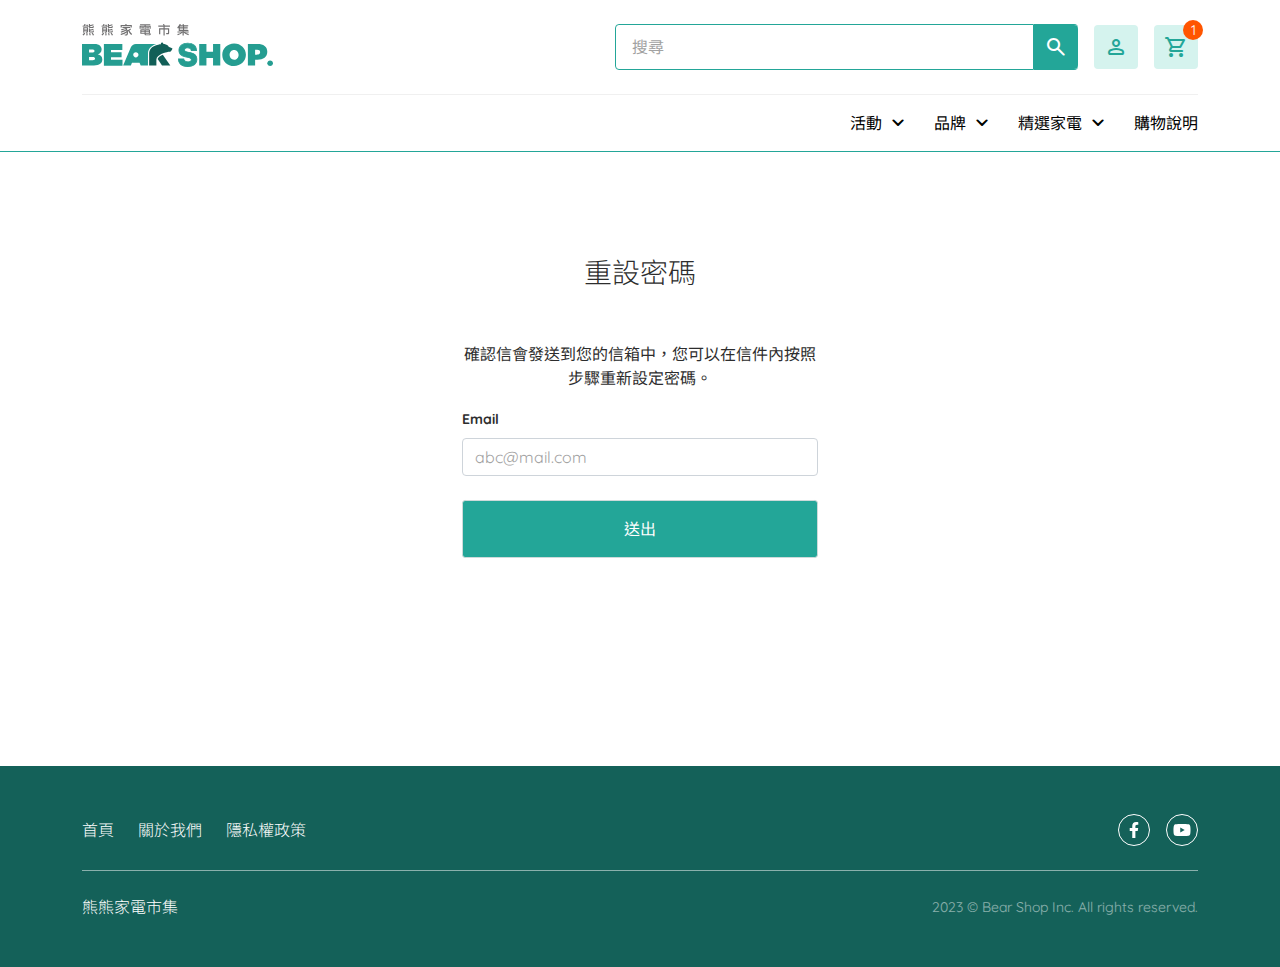
<file: reset_password.html>
<!DOCTYPE html>
<html lang="zh-TW">

<head>
    <meta charset="UTF-8">
    <meta name="viewport" content="width=device-width, initial-scale=1.0">
    <title>熊熊家電市集</title>
    <link rel="shortcut icon" href="assets/images/favicon.ico">
    <meta property="og:title" content="熊熊家電市集">
    <meta property="og:description" content="最優惠的家電都在熊熊家電市集">
    <meta property="og:image" content="https://www.masoudesign.com.tw/h-test/bearshop/assets/images/logo_bear.png">

    <!-- bootstrap -->
    <link rel="stylesheet" href="assets/css/bootstrap.css">
    <!-- bootstrap end -->

    <!-- google fonts -->
    <link rel="preconnect" href="https://fonts.googleapis.com">
    <link rel="preconnect" href="https://fonts.gstatic.com" crossorigin>
    <link rel="stylesheet" href="https://fonts.googleapis.com/icon?family=Material+Icons+Round|Material+Icons+Outlined">
    <link rel="stylesheet"
        href="https://fonts.googleapis.com/css2?family=Material+Symbols+Rounded:opsz,wght,FILL,GRAD@20..48,100..700,0..1,-50..200" />

    <link
        href="https://fonts.googleapis.com/css2?family=Noto+Sans+TC:wght@300;400;500;700&family=Quicksand:wght@400;700&display=swap"
        rel="stylesheet">

    <link rel="stylesheet" href="assets/css/base.css">
    <link rel="stylesheet" href="assets/css/template.css">
    <link rel="stylesheet" href="assets/css/slick.css">
    <link rel="stylesheet" href="assets/css/slick-theme.css">
    <link href="https://unpkg.com/aos@2.3.1/dist/aos.css" rel="stylesheet">
    <link rel="stylesheet" href="assets/css/custom.css">

</head>

<body>

    <!-- main nav -->
    <header class="bg-white header header--sticky">
        <div class="container">
            <div class="row">
                <div class="col-12">
                    <div class="d-flex justify-content-between py-3 py-lg-4 header_main">
                        <a href="index.html" class="d-block"><img src="assets/images/logo_bear.svg" alt="logo"></a>
                        <nav class="d-flex align-items-center justify-content-end w-100">

                            <!-- search lg -->
                            <div class="flex-center me-3 w-50 d-none d-lg-flex">
                                <div class="input-group input-group-lg border border-primary rounded-start">
                                    <input class="form-control border-0 fs-6" type="search" name="word" placeholder="搜尋"
                                        id="" autocomplete="off">
                                </div>
                                <div class="border-top border-bottom border-primary rounded-end">
                                    <button class="btn icon--primary bg-primary rounded-end input--search"><span
                                            class="material-symbols-rounded text-white">search</span></button>
                                </div>
                            </div>
                            <!-- search lg end -->

                            <div class="icon--secondary d-lg-none me-2" data-bs-toggle="modal"
                                data-bs-target="#searchModal"><span
                                    class="material-symbols-rounded text-primary">search</span>
                            </div>

                            <div class="menu_item_has_child position-relative me-2 me-lg-3">
                                <a href="javascript:void(0)" class="menu_item_link">
                                    <div class="icon--secondary"><span
                                            class="material-symbols-rounded text-primary">person</span></div>
                                </a>
                                <div class="mega_menu">
                                    <div class="background text-nowrap">
                                        <a href="member.html" class="d-block py-2 mb-2">我的資料</a>
                                        <a href="member.html" class="d-block py-2 mb-2">訂單紀錄</a>
                                        <a href="member.html" class="d-block py-2 mb-2">收藏清單</a>
                                        <a href="member.html" class="d-block py-2 mb-2">修改密碼</a>
                                        <a href="login.html" class="d-block py-2">登入</a>
                                    </div>
                                </div>
                            </div>

                            <a href="cart1.html" class="position-relative me-3 me-lg-0">
                                <div class="icon--secondary"><span
                                        class="material-symbols-rounded text-primary">shopping_cart</span></div>
                                <div class="flex-center cart__num bg-info rounded-circle position-absolute text-white">1
                                </div>
                            </a>
                            <a href="javascript:void(0)" class="d-lg-none mobile_menu_btn">
                                <div class="icon--primary"><span
                                        class="material-symbols-rounded text-primary">menu</span>
                                </div>
                            </a>
                        </nav>
                    </div>
                </div>
            </div>
        </div>
    </header>
    <!-- main nav end -->
    <!-- sub nav -->
    <div class="border-bottom border-primary d-none d-lg-block bg-white">
        <div class="container">
            <div class="row">
                <nav class="col-12">
                    <ul class="d-flex justify-content-end align-items-center">
                        <li class="menu_item_has_child position-relative me-4">
                            <a href="javascript:void(0)" class="menu_item_link d-block py-3">活動
                                <span class="material-symbols-rounded align-bottom">expand_more</span>
                            </a>
                            <div class="mega_menu mega_menu-align pt-0">
                                <div class="background text-nowrap">
                                    <a href="#" class="d-block py-2 mb-2">活動頁1</a>
                                    <a href="#" class="d-block py-2">活動頁2</a>
                                </div>
                            </div>
                        </li>
                        <li class="menu_item_has_child position-relative me-4">
                            <a href="javascript:void(0)" class="menu_item_link d-block py-3">品牌
                                <span class="material-symbols-rounded align-bottom">expand_more</span>
                            </a>
                            <div class="mega_menu mega_menu-align pt-0">
                                <div class="background text-nowrap">
                                    <a href="product_list_brand.html" class="d-block py-2 mb-2">東元 TECO</a>
                                    <a href="product_list_brand.html" class="d-block py-2 mb-2">國際 Panasonic</a>
                                    <a href="product_list_brand.html" class="d-block py-2">富士通 FUJITSU</a>
                                </div>
                            </div>
                        </li>
                        <li class="menu_item_has_child position-relative me-4">
                            <a href="javascript:void(0)" class="menu_item_link d-block py-3">精選家電
                                <span class="material-symbols-rounded align-bottom">expand_more</span>
                            </a>
                            <div class="mega_menu mega_menu-align pt-0">
                                <div class="background text-nowrap">
                                    <a href="product_list_category.html" class="d-block py-2 mb-2">空調</a>
                                    <a href="product_list_category.html" class="d-block py-2 mb-2">冰箱</a>
                                    <a href="product_list_category.html" class="d-block py-2 mb-2">洗衣機</a>
                                    <a href="product_list_category.html" class="d-block py-2">電視</a>
                                </div>
                            </div>
                        </li>
                        <li><a href="service.html" class="py-3 d-block">購物說明</a></li>
                    </ul>
                </nav>

            </div>
        </div>

    </div>
    <!-- sub nav end-->

    <!-- sidebar mobile menu -->
    <div class="sidebar-menu-wrapper">

        <div class="sidebar_mobile_menu">
            <button type="button" class="btn_close icon--primary">
                <span class="material-symbols-rounded text-primary">close</span>
            </button>

            <div class="msb_widget mobile_menu_list clearfix">
                <ul class="clearfix list-unstyled mb-4">

                    <li class="dropdown">
                        <a href="#!" data-toggle="dropdown" aria-haspopup="true" aria-expanded="false"
                            class="d-flex align-items-center justify-content-between">活動
                            <span class="material-symbols-rounded">expand_more</span>
                        </a>
                        <ul class="dropdown-menu">
                            <li><a href="#">活動1</a></li>
                            <li><a href="#">活動2</a></li>
                        </ul>
                    </li>
                    <li class="dropdown">
                        <a href="#!" data-toggle="dropdown" aria-haspopup="true" aria-expanded="false"
                            class="d-flex align-items-center justify-content-between">品牌
                            <span class="material-symbols-rounded">expand_more</span>
                        </a>
                        <ul class="dropdown-menu">
                            <li><a href="product_list_brand.html">國際 Panasonic</a></li>
                            <li><a href="product_list_brand.html">富士通 FUJITSU</a></li>
                        </ul>
                    </li>
                    <li class="dropdown">
                        <a href="#!" data-toggle="dropdown" aria-haspopup="true" aria-expanded="false"
                            class="d-flex align-items-center justify-content-between">精選家電
                            <span class="material-symbols-rounded">expand_more</span></a>
                        <ul class="dropdown-menu">
                            <li><a href="product_list_category.html">空調</a></li>
                            <li><a href="product_list_category.html">冰箱</a></li>
                            <li><a href="product_list_category.html">洗衣機</a></li>
                            <li><a href="product_list_category.html">電視</a></li>
                        </ul>
                    </li>
                    <li><a class="" href="service.html">購物說明</a></li>
                </ul>

            </div>

        </div>

        <div class="overlay"></div>
    </div>
    <!-- sidebar mobile menu end -->

    <!-- searchModal -->
    <div class="modal fade" id="searchModal" tabindex="-1" aria-hidden="true">
        <div class="modal-dialog mw-100 mx-0" style="margin-top: 65px;">
            <div class="modal-content rounded-0">
                <div class="modal-body p-0">
                    <div class="d-flex align-items-center">
                        <input class="form-control border-0 fs-6 rounded-0 px-3" type="search" name="word" placeholder="搜尋...">
                        <button class="text-nowrap btn btn__outline--secondary text-secondary py-2 px-4 me-2" type="button">搜尋</button>
                    </div>
                </div>
            </div>
        </div>
    </div>
    <!-- searchModal end -->

    <section class="container mt-25 mb-50">
        <div class="row">
            <div class="col-10 offset-1 col-lg-4 offset-lg-4">
                <h2 class="h3 fw-light mb-4 mb-lg-5 text-center">重設密碼</h2>
                <p class="text-center">確認信會發送到您的信箱中，您可以在信件內按照步驟重新設定密碼。</p>
                <div class="mb-4">
                    <label for="signinMail" class="form-label">Email</label>
                    <input type="email" class="form-control" id="signinMail" name="signinMail" placeholder="abc@mail.com">
                </div>
                <button class="w-100 btn__filled btn__filled--primary text-white rounded-1 position-relative border border-1 mb-2" type="submit">送出</button>
            </div>
        </div>
    </section>



    <a href="javascript:void(0)" class="btn--arrow"><img src="assets/images/top.svg" alt="go top"></a>

    <footer class="bg-secondary py-5">
        <div class="container">
            <div class="row mb-4">
                <div class="col-lg-12 col-10 offset-1 offset-lg-0">
                    <div class="d-flex justify-content-between align-items-lg-center pb-4 flex-column flex-lg-row"
                        style="border-bottom: 1px solid rgba(255, 255, 255, 0.5);">
                        <div class="d-flex mb-3 mb-lg-0">
                            <a href="index.html" class="fw-light text-white hover__opacity--75 me-4">首頁</a>
                            <a href="about.html" class="fw-light text-white hover__opacity--75 me-4">關於我們</a>
                            <a href="#" class="fw-light text-white hover__opacity--75">隱私權政策</a>
                        </div>
                        <div class="d-flex">
                            <a href="#"
                                class="border d-block border-white rounded-circle d-flex justify-content-center align-items-center footer__scoial hover__opacity--75 me-3">
                                <svg xmlns="http://www.w3.org/2000/svg" height="1em" viewBox="0 0 320 512"
                                    style='fill: rgba(255, 255, 255)'>
                                    <path
                                        d="M279.14 288l14.22-92.66h-88.91v-60.13c0-25.35 12.42-50.06 52.24-50.06h40.42V6.26S260.43 0 225.36 0c-73.22 0-121.08 44.38-121.08 124.72v70.62H22.89V288h81.39v224h100.17V288z" />
                                </svg>
                            </a>
                            <a href="#"
                                class="border d-block border-white rounded-circle d-flex justify-content-center align-items-center footer__scoial hover__opacity--75">
                                <svg xmlns="http://www.w3.org/2000/svg" height="1em" viewBox="0 0 576 512"
                                    style='fill: rgba(255, 255, 255)'>
                                    <path
                                        d="M549.655 124.083c-6.281-23.65-24.787-42.276-48.284-48.597C458.781 64 288 64 288 64S117.22 64 74.629 75.486c-23.497 6.322-42.003 24.947-48.284 48.597-11.412 42.867-11.412 132.305-11.412 132.305s0 89.438 11.412 132.305c6.281 23.65 24.787 41.5 48.284 47.821C117.22 448 288 448 288 448s170.78 0 213.371-11.486c23.497-6.321 42.003-24.171 48.284-47.821 11.412-42.867 11.412-132.305 11.412-132.305s0-89.438-11.412-132.305zm-317.51 213.508V175.185l142.739 81.205-142.739 81.201z" />
                                </svg>
                            </a>
                        </div>
                    </div>
                </div>
            </div>
            <div class="row">
                <div class="col-lg-12 col-10 offset-1 offset-lg-0">
                    <div class="d-flex justify-content-between align-items-lg-center flex-column flex-lg-row">
                        <h2 class="text-white h6 fw-light mb-2 mb-lg-0">熊熊家電市集</h2>
                        <div class="text-white opacity-50 h7">2023 © Bear Shop Inc. All rights reserved.</div>
                    </div>
                </div>
            </div>
        </div>
    </footer>

    <script src="assets/js/jquery-3.6.0.min.js"></script>
    <script src="assets/js/bootstrap.bundle.js"></script>
    <script src="assets/js/main.js"></script>
    <script src="assets/js/slick.min.js"></script>
    <script>
    </script>
</body>

</html>
</file>
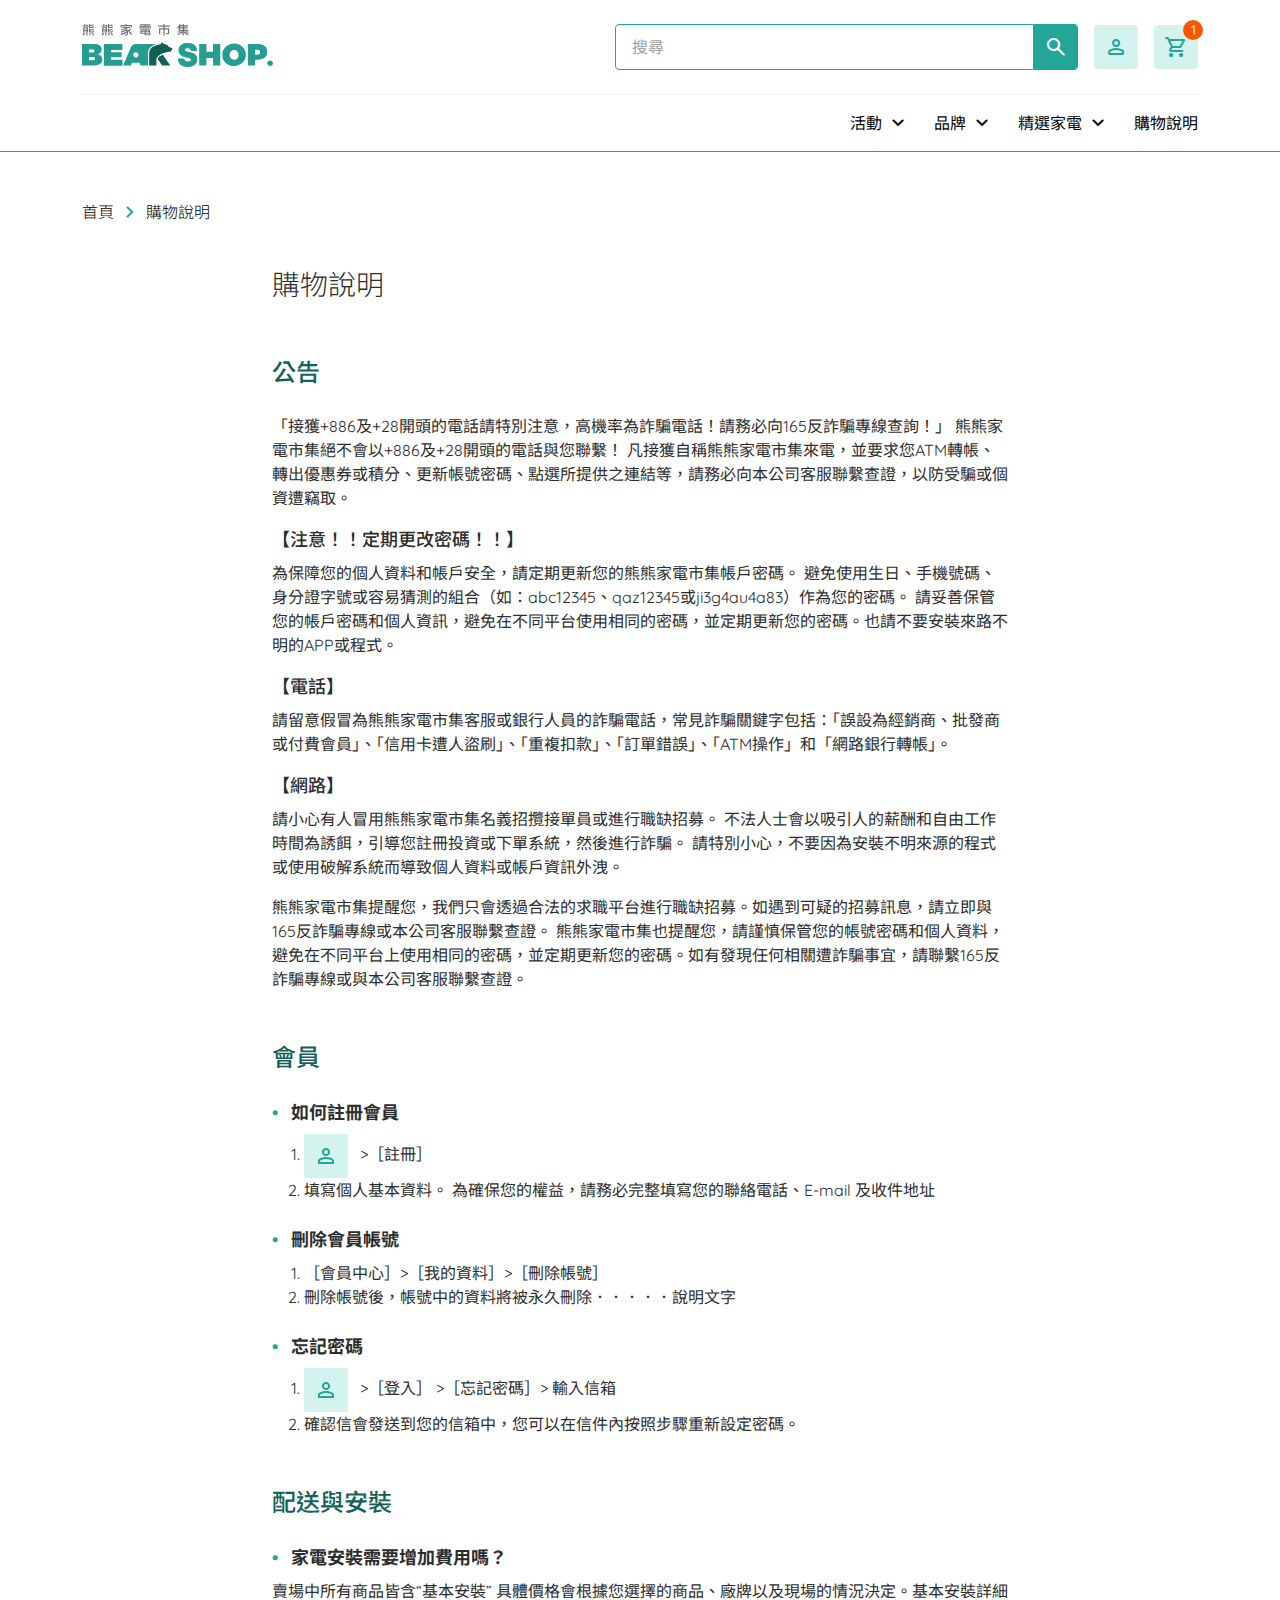
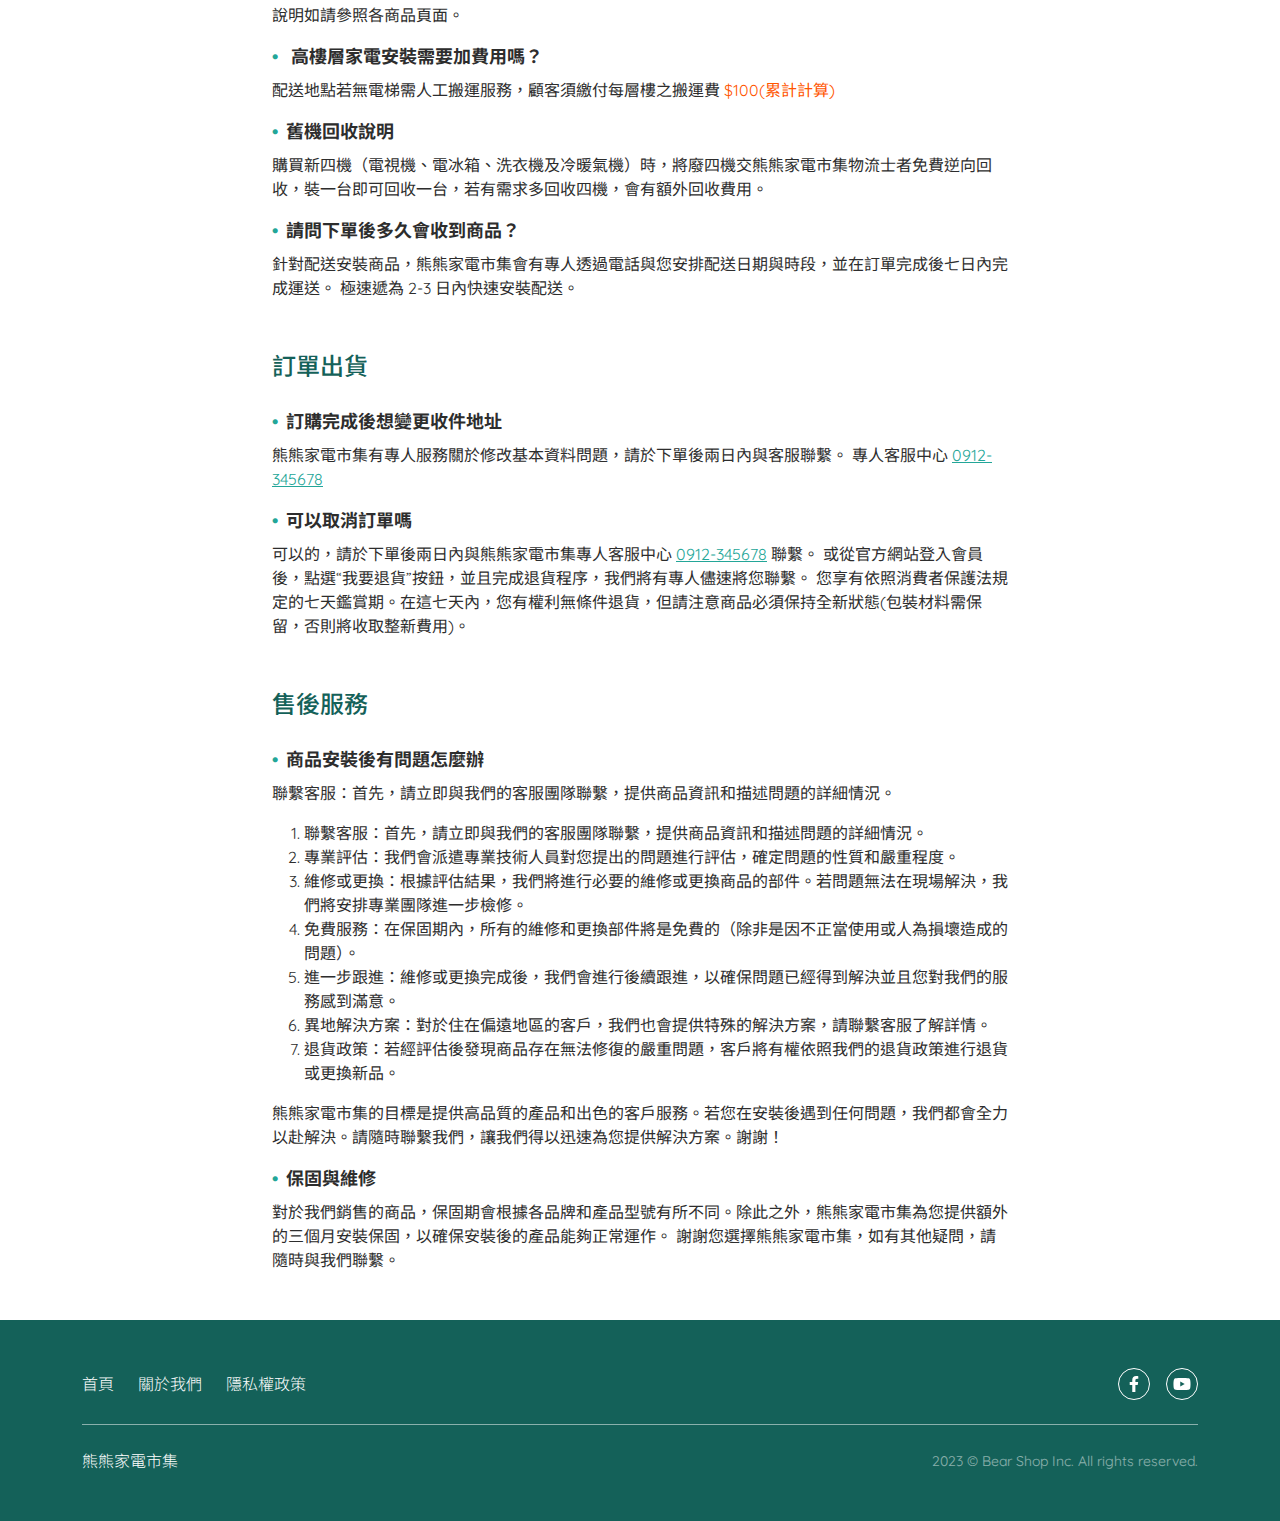
<file: service.html>
<!DOCTYPE html>
<html lang="zh-TW">

<head>
    <meta charset="UTF-8">
    <meta name="viewport" content="width=device-width, initial-scale=1.0">
    <title>熊熊家電市集</title>
    <link rel="shortcut icon" href="assets/images/favicon.ico">
    <meta property="og:title" content="熊熊家電市集">
    <meta property="og:description" content="最優惠的家電都在熊熊家電市集">
    <meta property="og:image" content="https://www.masoudesign.com.tw/h-test/bearshop/assets/images/logo_bear.png">

    <!-- bootstrap -->
    <link rel="stylesheet" href="assets/css/bootstrap.css">
    <!-- bootstrap end -->

    <!-- google fonts -->
    <link rel="preconnect" href="https://fonts.googleapis.com">
    <link rel="preconnect" href="https://fonts.gstatic.com" crossorigin>
    <link rel="stylesheet" href="https://fonts.googleapis.com/icon?family=Material+Icons+Round|Material+Icons+Outlined">
    <link rel="stylesheet"
        href="https://fonts.googleapis.com/css2?family=Material+Symbols+Rounded:opsz,wght,FILL,GRAD@20..48,100..700,0..1,-50..200" />

    <link
        href="https://fonts.googleapis.com/css2?family=Noto+Sans+TC:wght@300;400;500;700&family=Quicksand:wght@400;700&display=swap"
        rel="stylesheet">

    <link rel="stylesheet" href="assets/css/base.css">
    <link rel="stylesheet" href="assets/css/template.css">
    <link rel="stylesheet" href="assets/css/slick.css">
    <link rel="stylesheet" href="assets/css/slick-theme.css">
    <link href="https://unpkg.com/aos@2.3.1/dist/aos.css" rel="stylesheet">
    <link rel="stylesheet" href="assets/css/custom.css">

</head>

<body>

    <!-- main nav -->
    <header class="bg-white header header--sticky">
        <div class="container">
            <div class="row">
                <div class="col-12">
                    <div class="d-flex justify-content-between py-3 py-lg-4 header_main">
                        <a href="index.html" class="d-block"><img src="assets/images/logo_bear.svg" alt="logo"></a>
                        <nav class="d-flex align-items-center justify-content-end w-100">

                            <!-- search lg -->
                            <div class="flex-center me-3 w-50 d-none d-lg-flex">
                                <div class="input-group input-group-lg border border-primary rounded-start">
                                    <input class="form-control border-0 fs-6" type="search" name="word" placeholder="搜尋"
                                        id="" autocomplete="off">
                                </div>
                                <div class="border-top border-bottom border-primary rounded-end">
                                    <button class="btn icon--primary bg-primary rounded-end input--search"><span
                                            class="material-symbols-rounded text-white">search</span></button>
                                </div>
                            </div>
                            <!-- search lg end -->

                            <div class="icon--secondary d-lg-none me-2" data-bs-toggle="modal"
                                data-bs-target="#searchModal"><span
                                    class="material-symbols-rounded text-primary">search</span>
                            </div>

                            <div class="menu_item_has_child position-relative me-2 me-lg-3">
                                <a href="javascript:void(0)" class="menu_item_link">
                                    <div class="icon--secondary"><span
                                            class="material-symbols-rounded text-primary">person</span></div>
                                </a>
                                <div class="mega_menu">
                                    <div class="background text-nowrap">
                                        <a href="member.html" class="d-block py-2 mb-2">我的資料</a>
                                        <a href="member.html" class="d-block py-2 mb-2">訂單紀錄</a>
                                        <a href="member.html" class="d-block py-2 mb-2">收藏清單</a>
                                        <a href="member.html" class="d-block py-2 mb-2">修改密碼</a>
                                        <a href="login.html" class="d-block py-2">登入</a>
                                    </div>
                                </div>
                            </div>

                            <a href="cart1.html" class="position-relative me-3 me-lg-0">
                                <div class="icon--secondary"><span
                                        class="material-symbols-rounded text-primary">shopping_cart</span></div>
                                <div class="flex-center cart__num bg-info rounded-circle position-absolute text-white">1
                                </div>
                            </a>
                            <a href="javascript:void(0)" class="d-lg-none mobile_menu_btn">
                                <div class="icon--primary"><span
                                        class="material-symbols-rounded text-primary">menu</span>
                                </div>
                            </a>
                        </nav>
                    </div>
                </div>
            </div>
        </div>
    </header>
    <!-- main nav end -->
    <!-- sub nav -->
    <div class="border-bottom border-primary d-none d-lg-block bg-white">
        <div class="container">
            <div class="row">
                <nav class="col-12">
                    <ul class="d-flex justify-content-end align-items-center">
                        <li class="menu_item_has_child position-relative me-4">
                            <a href="javascript:void(0)" class="menu_item_link d-block py-3">活動
                                <span class="material-symbols-rounded align-bottom">expand_more</span>
                            </a>
                            <div class="mega_menu mega_menu-align pt-0">
                                <div class="background text-nowrap">
                                    <a href="#" class="d-block py-2 mb-2">活動頁1</a>
                                    <a href="#" class="d-block py-2">活動頁2</a>
                                </div>
                            </div>
                        </li>
                        <li class="menu_item_has_child position-relative me-4">
                            <a href="javascript:void(0)" class="menu_item_link d-block py-3">品牌
                                <span class="material-symbols-rounded align-bottom">expand_more</span>
                            </a>
                            <div class="mega_menu mega_menu-align pt-0">
                                <div class="background text-nowrap">
                                    <a href="product_list_brand.html" class="d-block py-2 mb-2">東元 TECO</a>
                                    <a href="product_list_brand.html" class="d-block py-2 mb-2">國際 Panasonic</a>
                                    <a href="product_list_brand.html" class="d-block py-2">富士通 FUJITSU</a>
                                </div>
                            </div>
                        </li>
                        <li class="menu_item_has_child position-relative me-4">
                            <a href="javascript:void(0)" class="menu_item_link d-block py-3">精選家電
                                <span class="material-symbols-rounded align-bottom">expand_more</span>
                            </a>
                            <div class="mega_menu mega_menu-align pt-0">
                                <div class="background text-nowrap">
                                    <a href="product_list_category.html" class="d-block py-2 mb-2">空調</a>
                                    <a href="product_list_category.html" class="d-block py-2 mb-2">冰箱</a>
                                    <a href="product_list_category.html" class="d-block py-2 mb-2">洗衣機</a>
                                    <a href="product_list_category.html" class="d-block py-2">電視</a>
                                </div>
                            </div>
                        </li>
                        <li><a href="service.html" class="py-3 d-block">購物說明</a></li>
                    </ul>
                </nav>

            </div>
        </div>

    </div>
    <!-- sub nav end-->

    <!-- sidebar mobile menu -->
    <div class="sidebar-menu-wrapper">

        <div class="sidebar_mobile_menu">
            <button type="button" class="btn_close icon--primary">
                <span class="material-symbols-rounded text-primary">close</span>
            </button>

            <div class="msb_widget mobile_menu_list clearfix">
                <ul class="clearfix list-unstyled mb-4">

                    <li class="dropdown">
                        <a href="#!" data-toggle="dropdown" aria-haspopup="true" aria-expanded="false"
                            class="d-flex align-items-center justify-content-between">活動
                            <span class="material-symbols-rounded">expand_more</span>
                        </a>
                        <ul class="dropdown-menu">
                            <li><a href="#">活動1</a></li>
                            <li><a href="#">活動2</a></li>
                        </ul>
                    </li>
                    <li class="dropdown">
                        <a href="#!" data-toggle="dropdown" aria-haspopup="true" aria-expanded="false"
                            class="d-flex align-items-center justify-content-between">品牌
                            <span class="material-symbols-rounded">expand_more</span>
                        </a>
                        <ul class="dropdown-menu">
                            <li><a href="product_list_brand.html">國際 Panasonic</a></li>
                            <li><a href="product_list_brand.html">富士通 FUJITSU</a></li>
                        </ul>
                    </li>
                    <li class="dropdown">
                        <a href="#!" data-toggle="dropdown" aria-haspopup="true" aria-expanded="false"
                            class="d-flex align-items-center justify-content-between">精選家電
                            <span class="material-symbols-rounded">expand_more</span></a>
                        <ul class="dropdown-menu">
                            <li><a href="product_list_category.html">空調</a></li>
                            <li><a href="product_list_category.html">冰箱</a></li>
                            <li><a href="product_list_category.html">洗衣機</a></li>
                            <li><a href="product_list_category.html">電視</a></li>
                        </ul>
                    </li>
                    <li><a class="" href="service.html">購物說明</a></li>
                </ul>

            </div>

        </div>

        <div class="overlay"></div>
    </div>
    <!-- sidebar mobile menu end -->

    <!-- searchModal -->
    <div class="modal fade" id="searchModal" tabindex="-1" aria-hidden="true">
        <div class="modal-dialog mw-100 mx-0" style="margin-top: 65px;">
            <div class="modal-content rounded-0">
                <div class="modal-body p-0">
                    <div class="d-flex align-items-center">
                        <input class="form-control border-0 fs-6 rounded-0 px-3" type="search" name="word" placeholder="搜尋...">
                        <button class="text-nowrap btn btn__outline--secondary text-secondary py-2 px-4 me-2" type="button">搜尋</button>
                    </div>
                </div>
            </div>
        </div>
    </div>
    <!-- searchModal end -->

    <!-- breadcrumb -->
    <div class="container mt-3 mt-lg-5 mb-lg-4 mb-3">
        <div class="row">
            <div class="col-12">
                <nav>
                    <ol class="breadcrumb flex-nowrap">
                        <li class="me-1 fw-light"><a href="index.html">首頁</a></li>
                        <span class="material-symbols-rounded text-primary me-1"> chevron_right </span>
                        <li class="me-1 fw-light"><a href="#">購物說明</a></li>
                    </ol>
                </nav>
            </div>
        </div>
    </div>
    <!-- breadcrumb end -->

    <section class="container">
        <div class="row">
            <div class="col-lg-8 offset-lg-2">
                <div class="mb-5">
                    <h2 class="h3 fw-light mb-4 mb-lg-5">購物說明</h2>
                    <h3 class="h4 text-secondary mb-4">公告</h3>
                    <p class="">「接獲+886及+28開頭的電話請特別注意，高機率為詐騙電話！請務必向165反詐騙專線查詢！」
                        熊熊家電市集絕不會以+886及+28開頭的電話與您聯繫！
                        凡接獲自稱熊熊家電市集來電，並要求您ATM轉帳、轉出優惠券或積分、更新帳號密碼、點選所提供之連結等，請務必向本公司客服聯繫查證，以防受騙或個資遭竊取。</p>
                    <h4 class="h5">【注意！！定期更改密碼！！】</h4>
                    <p>為保障您的個人資料和帳戶安全，請定期更新您的熊熊家電市集帳戶密碼。
                        避免使用生日、手機號碼、身分證字號或容易猜測的組合（如：abc12345、qaz12345或ji3g4au4a83）作為您的密碼。
                        請妥善保管您的帳戶密碼和個人資訊，避免在不同平台使用相同的密碼，並定期更新您的密碼。也請不要安裝來路不明的APP或程式。</p>
                    <h4 class="h5">【電話】</h4>
                    <p>請留意假冒為熊熊家電市集客服或銀行人員的詐騙電話，常見詐騙關鍵字包括：「誤設為經銷商、批發商或付費會員」、「信用卡遭人盜刷」、「重複扣款」、「訂單錯誤」、「ATM操作」和「網路銀行轉帳」。</p>
                    <h4 class="h5">【網路】</h4>
                    <p>請小心有人冒用熊熊家電市集名義招攬接單員或進行職缺招募。
                        不法人士會以吸引人的薪酬和自由工作時間為誘餌，引導您註冊投資或下單系統，然後進行詐騙。
                        請特別小心，不要因為安裝不明來源的程式或使用破解系統而導致個人資料或帳戶資訊外洩。</p>
                    <p>熊熊家電市集提醒您，我們只會透過合法的求職平台進行職缺招募。如遇到可疑的招募訊息，請立即與165反詐騙專線或本公司客服聯繫查證。
                        熊熊家電市集也提醒您，請謹慎保管您的帳號密碼和個人資料，避免在不同平台上使用相同的密碼，並定期更新您的密碼。如有發現任何相關遭詐騙事宜，請聯繫165反詐騙專線或與本公司客服聯繫查證。</p>
                </div>
                <div class="mb-5">
                    <h3 class="h4 text-secondary mb-4">會員</h3>
                    <h4 class="h5 fw-bold"><span class="text-primary me-2">&#8226;</span> 如何註冊會員</h4>
                    <ol class="mb-4">
                        <li>
                            <img src="assets/images/member.png" alt="member" class="me-2"> >［註冊］
                        </li>
                        <li>填寫個人基本資料。 為確保您的權益，請務必完整填寫您的聯絡電話、E-mail 及收件地址</li>
                    </ol>
                    <h4 class="h5 fw-bold"><span class="text-primary me-2">&#8226;</span> 刪除會員帳號</h4>
                    <ol class="mb-4">
                        <li>［會員中心］>［我的資料］>［刪除帳號］</li>
                        <li>刪除帳號後，帳號中的資料將被永久刪除．．．．．說明文字</li>
                    </ol>
                    <h4 class="h5 fw-bold"><span class="text-primary me-2">&#8226;</span> 忘記密碼</h4>
                    <ol class="mb-4">
                        <li>
                            <img src="assets/images/member.png" alt="member" class="me-2"> >［登入］ >［忘記密碼］> 輸入信箱
                        </li>
                        <li>確認信會發送到您的信箱中，您可以在信件內按照步驟重新設定密碼。</li>
                    </ol>
                </div>
                <div class="mb-5">
                    <h3 class="h4 text-secondary mb-4">配送與安裝</h3>
                    <h4 class="h5 fw-bold"><span class="text-primary me-2">&#8226;</span> 家電安裝需要增加費用嗎？</h4>
                    <p>賣場中所有商品皆含“基本安裝” 具體價格會根據您選擇的商品、廠牌以及現場的情況決定。基本安裝詳細說明如請參照各商品頁面。</p>
                    <h4 class="h5 fw-bold"><span class="text-primary me-2">&#8226;</span> 高樓層家電安裝需要加費用嗎？</h4>
                    <p>配送地點若無電梯需人工搬運服務，顧客須繳付每層樓之搬運費 <span class="text-info">$100(累計計算)</span></p>
                    <h4 class="h5 fw-bold"><span class="text-primary me-2">&#8226;</span>舊機回收說明</h4>
                    <p>購買新四機（電視機、電冰箱、洗衣機及冷暖氣機）時，將廢四機交熊熊家電市集物流士者免費逆向回收，裝一台即可回收一台，若有需求多回收四機，會有額外回收費用。</p>
                    <h4 class="h5 fw-bold"><span class="text-primary me-2">&#8226;</span>請問下單後多久會收到商品？</h4>
                    <p>針對配送安裝商品，熊熊家電市集會有專人透過電話與您安排配送日期與時段，並在訂單完成後七日內完成運送。
                        極速遞為 2-3 日內快速安裝配送。</p>
                    </div>
                    <div class="mb-5">
                        <h3 class="h4 text-secondary mb-4">訂單出貨</h3>
                        <h4 class="h5 fw-bold"><span class="text-primary me-2">&#8226;</span>訂購完成後想變更收件地址</h4>
                        <p>熊熊家電市集有專人服務關於修改基本資料問題，請於下單後兩日內與客服聯繫。
                            專人客服中心 <a href="tel:+886" class="text-primary text-decoration-underline">0912-345678</a></p>
                        <h4 class="h5 fw-bold"><span class="text-primary me-2">&#8226;</span>可以取消訂單嗎</h4>
                        <p>可以的，請於下單後兩日內與熊熊家電市集專人客服中心 <a href="tel:+886" class="text-primary text-decoration-underline">0912-345678</a> 聯繫。
                            或從官方網站登入會員後，點選“我要退貨”按鈕，並且完成退貨程序，我們將有專人儘速將您聯繫。
                            您享有依照消費者保護法規定的七天鑑賞期。在這七天內，您有權利無條件退貨，但請注意商品必須保持全新狀態(包裝材料需保留，否則將收取整新費用)。</p>
                </div>
                <div class="mb-5">
                    <h3 class="h4 text-secondary mb-4">售後服務</h3>
                    <h4 class="h5 fw-bold"><span class="text-primary me-2">&#8226;</span>商品安裝後有問題怎麼辦</h4>
                    <p>聯繫客服：首先，請立即與我們的客服團隊聯繫，提供商品資訊和描述問題的詳細情況。</p>
                    <ol>
                        <li>聯繫客服：首先，請立即與我們的客服團隊聯繫，提供商品資訊和描述問題的詳細情況。</li>
                        <li>專業評估：我們會派遣專業技術人員對您提出的問題進行評估，確定問題的性質和嚴重程度。</li>
                        <li>維修或更換：根據評估結果，我們將進行必要的維修或更換商品的部件。若問題無法在現場解決，我們將安排專業團隊進一步檢修。</li>
                        <li>免費服務：在保固期內，所有的維修和更換部件將是免費的（除非是因不正當使用或人為損壞造成的問題）。</li>
                        <li>進一步跟進：維修或更換完成後，我們會進行後續跟進，以確保問題已經得到解決並且您對我們的服務感到滿意。</li>
                        <li>異地解決方案：對於住在偏遠地區的客戶，我們也會提供特殊的解決方案，請聯繫客服了解詳情。</li>
                        <li>退貨政策：若經評估後發現商品存在無法修復的嚴重問題，客戶將有權依照我們的退貨政策進行退貨或更換新品。</li>
                    </ol>
                    <p>熊熊家電市集的目標是提供高品質的產品和出色的客戶服務。若您在安裝後遇到任何問題，我們都會全力以赴解決。請隨時聯繫我們，讓我們得以迅速為您提供解決方案。謝謝！</p>
                    <h4 class="h5 fw-bold"><span class="text-primary me-2">&#8226;</span>保固與維修</h4>
                    <p>對於我們銷售的商品，保固期會根據各品牌和產品型號有所不同。除此之外，熊熊家電市集為您提供額外的三個月安裝保固，以確保安裝後的產品能夠正常運作。
                        謝謝您選擇熊熊家電市集，如有其他疑問，請隨時與我們聯繫。</p>
                </div>
            </div>
        </div>
    </section>



    <a href="javascript:void(0)" class="btn--arrow"><img src="assets/images/top.svg" alt="go top"></a>

    <footer class="bg-secondary py-5">
        <div class="container">
            <div class="row mb-4">
                <div class="col-lg-12 col-10 offset-1 offset-lg-0">
                    <div class="d-flex justify-content-between align-items-lg-center pb-4 flex-column flex-lg-row"
                        style="border-bottom: 1px solid rgba(255, 255, 255, 0.5);">
                        <div class="d-flex mb-3 mb-lg-0">
                            <a href="index.html" class="fw-light text-white hover__opacity--75 me-4">首頁</a>
                            <a href="about.html" class="fw-light text-white hover__opacity--75 me-4">關於我們</a>
                            <a href="#" class="fw-light text-white hover__opacity--75">隱私權政策</a>
                        </div>
                        <div class="d-flex">
                            <a href="#"
                                class="border d-block border-white rounded-circle d-flex justify-content-center align-items-center footer__scoial hover__opacity--75 me-3">
                                <svg xmlns="http://www.w3.org/2000/svg" height="1em" viewBox="0 0 320 512"
                                    style='fill: rgba(255, 255, 255)'>
                                    <path
                                        d="M279.14 288l14.22-92.66h-88.91v-60.13c0-25.35 12.42-50.06 52.24-50.06h40.42V6.26S260.43 0 225.36 0c-73.22 0-121.08 44.38-121.08 124.72v70.62H22.89V288h81.39v224h100.17V288z" />
                                </svg>
                            </a>
                            <a href="#"
                                class="border d-block border-white rounded-circle d-flex justify-content-center align-items-center footer__scoial hover__opacity--75">
                                <svg xmlns="http://www.w3.org/2000/svg" height="1em" viewBox="0 0 576 512"
                                    style='fill: rgba(255, 255, 255)'>
                                    <path
                                        d="M549.655 124.083c-6.281-23.65-24.787-42.276-48.284-48.597C458.781 64 288 64 288 64S117.22 64 74.629 75.486c-23.497 6.322-42.003 24.947-48.284 48.597-11.412 42.867-11.412 132.305-11.412 132.305s0 89.438 11.412 132.305c6.281 23.65 24.787 41.5 48.284 47.821C117.22 448 288 448 288 448s170.78 0 213.371-11.486c23.497-6.321 42.003-24.171 48.284-47.821 11.412-42.867 11.412-132.305 11.412-132.305s0-89.438-11.412-132.305zm-317.51 213.508V175.185l142.739 81.205-142.739 81.201z" />
                                </svg>
                            </a>
                        </div>
                    </div>
                </div>
            </div>
            <div class="row">
                <div class="col-lg-12 col-10 offset-1 offset-lg-0">
                    <div class="d-flex justify-content-between align-items-lg-center flex-column flex-lg-row">
                        <h2 class="text-white h6 fw-light mb-2 mb-lg-0">熊熊家電市集</h2>
                        <div class="text-white opacity-50 h7">2023 © Bear Shop Inc. All rights reserved.</div>
                    </div>
                </div>
            </div>
        </div>
    </footer>

    <script src="assets/js/jquery-3.6.0.min.js"></script>
    <script src="assets/js/bootstrap.bundle.js"></script>
    <script src="assets/js/main.js"></script>
    <script src="assets/js/slick.min.js"></script>
    <script>
    </script>
</body>

</html>
</file>
<file: assets/css/base.css>
img{
    max-width: 100%;
    height: auto;
}
   
*,*::before,*::after{
    box-sizing: border-box;
    /* outline: 1px solid gray; */
}   

a{
    color: initial;
    text-decoration: none;
    -webkit-transition: all .3s ease-in-out;
    transition: all .3s ease-in-out;
}
a:hover{
    -webkit-transition: all .3s ease-in-out;
    transition: all .3s ease-in-out;
}
body{
    font-family: 'Quicksand','Noto Sans TC', -apple-system, BlinkMacSystemFont, "Segoe UI", "Microsoft JhengHei", Roboto, "Helvetica Neue", Arial, sans-serif;
    line-height: 1.5;
}
ul{
    padding: 0;
    margin-bottom: 0;
}
ul li{
    list-style: none;
}
/*-----------------------------------------------
|   variable
-----------------------------------------------*/
:root{
    --color-ink: #253D4E;
    --color-fresh: #D5F3EE;
    --color-gray: #A2A2A2;
    --color-blueGray: #CEDADA;
}
/*-----------------------------------------------
|   hover
-----------------------------------------------*/
/* a[class^=hover] */
.hover__bg--primary:hover{
    background-color: #24AB9C;
}
.hover__opacity--75:hover{
    opacity: .75;
}
/*-----------------------------------------------
|   utilities
-----------------------------------------------*/
.bg-fresh{
    background-color: var(--color-fresh);
}
.bg-gray{
    background-color: var(--bs-gray);
}
.bg-ink{
    background-color: var(--color-ink);
}
.bg-cover{
    background-size: cover;
    background-position: center;
    background-repeat: no-repeat;
}
.flex-center{
    display: flex;
    justify-content: center;
    align-items: center;
}
.ratio__outer {
    position: relative;
    width: 100%;
    height: 0;
    padding-bottom: 4%;
}
.ratio__outer--square{
    padding-bottom: 100%;
}
.ratio__inner {
    position: absolute;
    top: 0;
    left: 0;
    width: 100%;
    height: 100%;
    background-size: cover;
}
.h7{
    font-size: 14px;
}
.line-clamp--2{
    overflow:hidden;
    text-overflow: ellipsis;
    display: -webkit-box;
    -webkit-line-clamp: 2;
    -webkit-box-orient: vertical;
    white-space: normal;
}
.border-muted{
    border-color: var(--color-blueGray);
}
.border-fresh{
    border-color: var(--color-fresh) !important;
}
.border-ink{
    border-color: var(--color-ink) !important;
}
.text-ink{  
    color: var(--color-ink);
}
.text-gray{
    color: var(--bs-gray);
}
/*-----------------------------------------------
|   button
-----------------------------------------------*/
.btn-check:focus + .btn, .btn:focus{
    box-shadow: none;
}
.btn__filled, .btn__outline{
    word-break: keep-all;
}
.btn__filled{
    overflow: hidden;
    z-index: 1;
    color: #fff;
    padding: 16px 60px;
    position: relative;
    -webkit-box-align: center;
    -ms-flex-align: center;
    align-items: center;
    display: -webkit-inline-box;
    display: -ms-inline-flexbox;
    display: inline-flex;
    letter-spacing: .5px;
    -webkit-box-pack: center;
    -ms-flex-pack: center;
    justify-content: center;
}
.btn__filled::before{
    top: 0;
    width: 0;
    left: auto;
    right: 0;
    z-index: -1;
    bottom: 0;
    content: '';
    position: absolute;
    -webkit-transition: all .3s ease-in-out;
    transition: all .3s ease-in-out;
}
.btn__outline{
    z-index: 1;
    padding: 16px 60px;
    position: relative;
    -webkit-box-align: center;
    -ms-flex-align: center;
    align-items: center;
    display: -webkit-inline-box;
    display: -ms-inline-flexbox;
    display: inline-flex;
    letter-spacing: .5px;
    -webkit-box-pack: center;
    -ms-flex-pack: center;
    justify-content: center;
    transition: filter 0.2s;
}
.btn__filled:hover::before{
    left: 0;
    width: 100%;
    right: auto;
}
.btn__filled--primary{
    background: var(--bs-primary);
}
.btn__filled--primary::before{
    background: #24AB9C;
}
.btn__filled--minor{
    background: var(--color-gray);
}
.btn__filled--minor::before{
    background: #a5a5a5;
}
.btn__filled--ink{
    background: var(--color-ink);
}
.btn__filled--ink::before{
    background: #274356;
}
.btn__outline--secondary{
    border: 1px solid var(--bs-secondary);
    color: var(--bs-secondary);
}
.btn__outline--danger{
    border: 1px solid var(--bs-danger);
    color: var(--bs-danger);
}
.btn__outline:hover{
    filter: brightness(0.8);
    -webkit-filter: brightness(0.8);
    transition: filter 0.2s;
}
.icon--primary, .icon--secondary{
    display: block;
    width: 44px;
    height: 44px;
    display: flex;
    align-items: center;
    justify-content: center;
    background: var(--color-fresh);
    border-radius: 0.25rem;
    cursor: pointer;
    -webkit-transition: all .3s ease-in-out;
    transition: all .3s ease-in-out;
}
.icon--primary:hover, .icon--secondary:hover{
    background-color: #C3F0E9;
    -webkit-transition: all .3s ease-in-out;
    transition: all .3s ease-in-out;
}
.btn--arrow{
    position: fixed;
    right: 20px;
    bottom: 20px;
    z-index: 99;
}
.input--search{
    border-radius: 0;
}
.form-control[type="search"]{
    height: 44px;
}
.cart__num{
    top: -5px;
    right: -5px;
    width: 20px;
    height: 20px;
    font-size: 14px;
}
.btn-group>.btn-check:checked+.btn,
.btn-group>.btn.active{
    border-color: var(--bs-primary);
}
.product__like{
    cursor: pointer;
}

@media (max-width: 991px){
    .icon--primary, .icon--secondary{
        width: 40px;
        height: 40px;
    }
    .icon--secondary{
        background: transparent;
    }
    .btn--primary{
        padding: 12px 60px;
    }
    .btn--arrow{
        right: 12px;
        bottom: 12px;
    }
    .btn__filled, .btn__outline{
        padding: 12px 60px;
    }
    .form-control[type="search"]{
        height: 56px;
        box-shadow: 0px 16px 48px -4px rgba(0, 0, 0, 0.08);
    }
}
/*-----------------------------------------------
|   modal
-----------------------------------------------*/
/* .modal-backdrop{
    background-color: transparent;
} */
.modal-alert .modal-title{
    color: var(--color-ink);
}
.modal-alert .modal-content{
    background-color: #FFF8E5;
}
.modal-alert .btn-close{
    background: transparent url("data:image/svg+xml,%3csvg xmlns='http://www.w3.org/2000/svg' viewBox='0 0 16 16' fill='%23FFB800'%3e%3cpath d='M.293.293a1 1 0 011.414 0L8 6.586 14.293.293a1 1 0 111.414 1.414L9.414 8l6.293 6.293a1 1 0 01-1.414 1.414L8 9.414l-6.293 6.293a1 1 0 01-1.414-1.414L6.586 8 .293 1.707a1 1 0 010-1.414z'/%3e%3c/svg%3e") center/1em auto no-repeat;
    opacity: 1;
}
/*-----------------------------------------------
|   breadcrumb
-----------------------------------------------*/
.breadcrumb li{
    position: relative;
    word-break: keep-all;
}
/*-----------------------------------------------
|   dropdown
-----------------------------------------------*/
.dropdown-menu.show{
    -webkit-animation: .3s ease-in-out 0s normal none 1 running fadeIn;
    animation: .3s ease-in-out 0s normal none 1 running fadeIn;
}
.dropdown-toggle::after{
    display: none;
}
/*-----------------------------------------------
|   pagination
-----------------------------------------------*/
.page-item.active .page-link{
    background-color: var(--color-fresh);
    color: initial;
}
/*-----------------------------------------------
|   alert
-----------------------------------------------*/
.alert-success{
    background: #EBFAE6;
}
.alert-info{
    background: #FFF1E5;
    color: #FF7B00;
}
.alert-danger{
    background-color: #FEF1F4;
}
/*-----------------------------------------------
|   nav-link
-----------------------------------------------*/
.nav-link--aside{
    color: var(--bs-dark-rgb);
}
.nav-link--aside.active{
    color: var(--bs-primary);
}
.nav-link--ink{
    color: var(--color-ink);
    border: 1px solid var(--color-ink);
}
.nav-pills .nav-link.nav-link--ink.active, .nav-pills .show > .nav-link{
    background-color: var(--color-ink);
}
.nav-link--ink:hover{
    color: var(--color-ink);
}
</file>
<file: assets/css/template.css>
/*-----------------------------------------------
|   main_menu
-----------------------------------------------*/
.header--sticky.stuck {
    position: fixed;
    -webkit-animation: .5s ease-in-out 0s normal none 1 running fadeInDown;
    animation: .5s ease-in-out 0s normal none 1 running fadeInDown;
    top: 0px;
    left: 0px;
    right: 0px;
    z-index: 1000;
}
@-webkit-keyframes fadeInDown {
    0% {
        opacity: 0;
        -webkit-transform: translateY(-20px);
        transform: translateY(-20px)
    }
    100% {
        opacity: 1;
        -webkit-transform: translateY(0);
        transform: translateY(0)
    }
}
@keyframes fadeInDown {
    0% {
        opacity: 0;
        -webkit-transform: translateY(-20px);
        -ms-transform: translateY(-20px);
        transform: translateY(-20px)
    }
    100% {
        opacity: 1;
        -webkit-transform: translateY(0);
        -ms-transform: translateY(0);
        transform: translateY(0)
    }
}
.fadeInDown {
    -webkit-animation-name: fadeInDown;
    animation-name: fadeInDown
}
/* .main_menu{
    display: flex;
    align-items: center;
    justify-content: center;
}
.main_menu>ul>li>a {
    display: block;
    line-height: 1;
    font-size: 16px;
    font-weight: 500;
} */

.menu_item_has_child .submenu {
  /* top: 100%; */
  /* left: 0px; */
  top: 0;
  left: 150%;
  opacity: 0;
  margin: 0px;
  z-index: 99;
  margin: 0px;
  padding: 0px;
  /* min-width: 220px; */
  width: 260%;
  /* padding: 20px 0px; */
  visibility: hidden;
  position: absolute;
  background: #ffffff;
  transform: translateY(15px);
  transition: all 0.3s ease-in-out;
  box-shadow: 0px 2px 19px 3px rgba(0, 0, 0, 0.08);
}
.menu_item_has_child .submenu > li {
  width: 100%;
  display: block;
}
.menu_item_has_child .submenu > li > a {
  display: block;
  line-height: 1;
  /* font-size: 15px; */
  padding: 15px 30px;
  white-space: nowrap;
  color: #6b6b6b;
}
.menu_item_has_child .submenu > li:hover > a, .menu_item_has_child .submenu > li.active > a {
  color: #2e2e2e;
  background-color: #f0f0f0;
}
.menu_item_has_child:hover > .submenu {
  opacity: 1;
  visibility: visible;
  transform: translateY(0px);
}

.menu_item_has_child .submenu .menu_item_has_child > a:after {
  top: 50%;
  right: 30px;
  content: "";
  position: absolute;
  transform: translateY(-50%);
}
.menu_item_has_child .submenu .menu_item_has_child .submenu {
  top: -20px;
  left: 100%;
}

.mega_menu {
    z-index: 999;
    display: none;
    padding-top: 16px;
    -webkit-transform: translateY(50px);
    transform: translateY(50px);
    -webkit-transition: 0.6s cubic-bezier(0.25, 1, 0.5, 1);
    transition: 0.6s cubic-bezier(0.25, 1, 0.5, 1);
    position: absolute;
    left: 50%;
    transform: translateX(-50%);
}
.mega_menu.mega_menu-align{
    top: 57px;
}
.mega_menu .background {
    background: #fff;
    padding: 20px 36px;
    -webkit-box-shadow: 0px 16px 48px -4px rgba(0, 0, 0, 0.08);
    box-shadow: 0px 16px 48px -4px rgba(0, 0, 0, 0.08);
    width: 100%;
    margin-left: auto;
    margin-right: auto;
    border-radius: 4px;
}
.mega_menu.mega_menu-align .background{
    border-radius: 0px 0px 4px 4px;
    -webkit-box-shadow: 0px 16px 48px -4px rgba(0, 0, 0, 0.08);
    box-shadow: 0px 16px 48px -4px rgba(0, 0, 0, 0.08);
}
.mega_menu .page_link_group .page_link{
    padding: 6px 0;
    display: block;
}
.mega_menu .page_link_group .page_link:hover{
}
.menu_item_has_child:hover >.menu_item_link::after{
    opacity: 1;
    -webkit-animation-name: fadeIn;
    animation-name: fadeIn;
    -webkit-animation-duration: 0.5s;
    animation-duration: 0.5s;
    -webkit-animation-fill-mode: both;
    animation-fill-mode: both;
}
.menu_item_has_child:hover .mega_menu{
    display: block;
    -webkit-animation-name: fadeIn;
    animation-name: fadeIn;
    -webkit-animation-duration: 0.5s;
    animation-duration: 0.5s;
    -webkit-animation-fill-mode: both;
    animation-fill-mode: both;
}
@-webkit-keyframes fadeIn {
    0% {
        opacity: 0
    }
    100% {
        opacity: 1
    }
}
@keyframes fadeIn {
    0% {
        opacity: 0
    }
    100% {
        opacity: 1
    }
}
.fadeIn {
    -webkit-animation-name: fadeIn;
    animation-name: fadeIn
}
/*-----------------------------------------------
|   end main_menu
-----------------------------------------------*/
.header_main{
    border-bottom: 1px solid #f0f0f0;
}
@media (max-width: 991px){
    .header_main{
        border-bottom: none;
    }
    .header{
        border-bottom: 1px solid #23A698;
    }
}

/*-----------------------------------------------
|   sidebar mobile manu & cart sidebar
-----------------------------------------------*/
.sidebar-menu-wrapper {
    display: block;
}

.sidebar-menu-wrapper .btn_close {
    cursor: pointer;
    position: absolute;
    right: 12px;
    top: 16px;
    border: none;
    display: flex;
    justify-content: center;
    align-items: center;
    flex-wrap: wrap;
    align-content: center;
    padding: 0;
}

.sidebar-menu-wrapper .overlay {
    top: 0px;
    left: 0px;
    right: 0px;
    bottom: 0px;
    opacity: 0;
    z-index: 1030;
    width: 100vw;
    height: 100vh;
    display: none;
    position: fixed;
    background: rgba(0, 0, 0, 0.7);
    -webkit-transition: 0.6s cubic-bezier(0.25, 1, 0.5, 1);
    transition: 0.6s cubic-bezier(0.25, 1, 0.5, 1);
}

.sidebar-menu-wrapper .overlay.active {
    opacity: 1;
    display: block;
}

.sidebar_mobile_menu {
    top: 0px;
    width: 320px;
    right: -320px;
    height: 100vh;
    z-index: 1040;
    position: fixed;
    overflow-y: scroll;
    padding: 100px 24px;
    background-color: #fff;
    /* -webkit-transition: 0.6s cubic-bezier(1, 0, 0, 1);
    transition: 0.6s cubic-bezier(1, 0, 0, 1); */
    -webkit-transition: 0.4s ease-in-out;
    transition: 0.4s ease-in-out;
}

.sidebar_mobile_menu.active {
    right: 0px;
}


.sidebar_mobile_menu .msb_widget {
    margin-bottom: 32px;
    /* padding-bottom: 32px; */
    /* border-bottom: 1px solid #f1f1f1; */
}

/* .sidebar_mobile_menu .title_text {
    font-size: 18px;
} */

/* .sidebar_mobile_menu .mobile_menu_list>ul {
    margin: -0px -15px;
} */

.sidebar_mobile_menu .mobile_menu_list>ul>li>a {
    padding: 15px;
    display: block;
    line-height: 1;
    font-weight: 400;
}

.sidebar_mobile_menu .mobile_menu_list>ul>li:hover>a,
.sidebar_mobile_menu .mobile_menu_list>ul>li.active>a {
    color: #000000;
}

.sidebar_mobile_menu .mobile_menu_list a[data-toggle=dropdown] {
    padding: 15px;
}

.sidebar_mobile_menu .mobile_menu_list a[data-toggle=dropdown][aria-expanded=true] {
    background-color: #f1f1f1;
}

.sidebar_mobile_menu .mobile_menu_list .dropdown-menu {
    margin: 0px;
    width: 100%;
    float: none;
    border: none;
    display: none;
    line-height: 1;
    padding: 10px 0px;
    border-radius: 4px;
    -webkit-transform: unset !important;
    transform: unset !important;
    background-color: #f7f7f7;
}

.sidebar_mobile_menu .mobile_menu_list .dropdown-menu.show {
    display: block;
    position: unset !important;
    -webkit-animation-name: fadeIn;
    animation-name: fadeIn;
    -webkit-animation-duration: 0.8s;
    animation-duration: 0.8s;
    -webkit-animation-fill-mode: both;
    animation-fill-mode: both;
}

.sidebar_mobile_menu .mobile_menu_list .dropdown-menu a {
    padding: 15px;
    display: block;
    line-height: 1;
    font-size: 14px;
    font-weight: 400;
    padding-left: 25px;
    position: relative;
}

/* .sidebar_mobile_menu .mobile_menu_list .dropdown-menu>li:hover>a,
.sidebar_mobile_menu .mobile_menu_list .dropdown-menu>li.active>a {
    color: #000000;
    background-color: #f1f1f1;
} */

.sidebar_mobile_menu .mobile_menu_list .dropdown-menu .dropdown-menu {
    padding-top: 0px;
    /* background-color: #f1f1f1; */
    background-color: rgba(255, 255, 255, 0.15);
}

/* .sidebar_mobile_menu .mobile_menu_list .dropdown-menu .dropdown-menu a {
    padding-left: 35px;
} */

/* .sidebar_mobile_menu .mobile_menu_list .dropdown-toggle:after {
    content: "expand_more";
    font-family: "Material Icons Outlined";
    margin: 0px;
    border: none;
    position: absolute;
    font-weight: 400;
    font-size: 20px;
    top: 50%;
    right: 16px;
    transform: translateY(-50%);
} */
.sidebar_mobile_menu .mobile_menu_list .dropdown-toggle:after{
    display: none;
}
.sidebar_mobile_menu::-webkit-scrollbar {
    width: 0px;
}
span[class^="material-symbols"]{
    transition: all 0.4s ease;
    -webkit-transition: all 0.4s ease;
}
span[class^="material-symbols"].show{
    transform: rotate(180deg);
    -webkit-transform: rotate(180deg);
    transition: all 0.4s ease;
    -webkit-transition: all 0.4s ease;
}
/*-----------------------------------------------
|   end sidebar mobile manu & cart sidebar
-----------------------------------------------*/

/*-----------------------------------------------
|   footer
-----------------------------------------------*/
.footer__scoial{
    width: 32px;
    height: 32px;
}
</file>
<file: assets/css/custom.css>
/*-----------------------------------------------
|   index
-----------------------------------------------*/
.banner-slide__item{
    height: 480px;
}

.shortcut{
    position: absolute;
    width: 100%;
    left: 50%;
    transform: translateX(-50%);
    bottom: -62px;
}
.shortcut__item{
    box-shadow: 0px 16px 48px 0px rgba(35, 166, 152, 0.17);
    overflow-y: hidden;
    background-color: var(--bs-primary);
}
.shortcut__item__img{
    width: 60px;
    -webkit-transition: all .1s ease-in-out;
    transition: all .1s ease-in-out;
}
.shortcut__item:hover .shortcut__item__img{
    transform: translatey(-4px);
    -webkit-transition: all .1s ease-in-out;
    transition: all .1s ease-in-out;
}
@media (max-width: 991px){
    .shortcut__item__img{
        width: 40px;
    }
    .banner-slide__item{
        height: 200px;
    }
}
/*-----------------------------------------------
|   index product
-----------------------------------------------*/
.card-slide__item{
    border: 1px solid var(--color-fresh);
}
.product__tag{
    font-size: 14px;
    background-color: var(--color-blueGray);
    padding: 8px 12px;
    border-radius: 2px;
    text-wrap: nowrap;
    margin-right: 8px;
    line-height: 1;
}
.product__tag--outline{
    background-color: #fff;
    border: 1px solid var(--bs-primary);
    color: var(--bs-dark);
    line-height: 20px;  
}
.product__tag--outline.active{
    background-color: var(--bs-primary);
    color: #fff;
}
.product__tag--outline.active svg>path{
    fill: #fff;
}

.card-slide .card-slide__item .card-slide__price{
    font-size: 18px;
}
/*-----------------------------------------------
|   slick slide
-----------------------------------------------*/
.slick-dots li button:before{
    background: var(--color-fresh);
    content: "";
    width: 24px;
    height: 10px;
    opacity: 1;
    border-radius: 10px;
}
.slick-dots li{
    margin: 0;
    width: 24px;
    height: 10px;
    background: var(--color-fresh);
}
.slick-dots li.slick-active button:before{
    background: var(--bs-primary);
    opacity: 1;
}
.slick-dots li button{
    width: 24px;
    height: 10px;
}
.slick-dots li:first-child{
    border-radius: 10px 0px 0px 10px;
}
.slick-dots li:last-child{
    border-radius: 0 10px 10px 0;
}
.slick-prev, .slick-next{
    width: 44px;
    height: 44px;
    background-color: var(--color-fresh);
    border-radius: 2px;
    z-index: 1;
}
.slick-prev:before, .slick-next:before{
    font-family: 'Material Symbols Rounded';
    font-size: 24px;
    color: var(--bs-primary);
    padding: 12px;
    opacity: 1;
}
.slick-prev:before{
    content: "chevron_left";
}
.slick-next:before{
    content: "chevron_right";
}
.slick-prev:hover, .slick-prev:focus, .slick-next:hover, .slick-next:focus{
    background: var(--color-fresh);
}
.card-slide .slick-dots{
    bottom: -40px;
}
.banner-slide .slick-dots{
    bottom: 80px;
}
.banner-slide--secondary .slick-dots{
    bottom: 12px;
}
.slide__nav--inner .slick-prev{
    left: 40px;
}
.slide__nav--inner .slick-next{
    right: 40px;
}
.slide__nav--outer .slick-prev{
    left: -56px;
    z-index: 1;
}
.slide__nav--outer .slick-next{
    right: -56px;
}
@media (max-width: 1440px){
    .slide__nav--outer .slick-prev,
    .slide__nav--inner .slick-prev{
        left: 12px;
    }
    .slide__nav--outer .slick-next,
    .slide__nav--inner .slick-next{
        right: 12px;
    }
}
@media (max-width: 991px){
    .slick-prev, .slick-next{
        width: 40px;
        height: 40px;
    }
    .slick-prev:before, .slick-next:before{
        padding: 0;
    }
}
/*-----------------------------------------------
|   product_detail
-----------------------------------------------*/
.gallery-slide__nav .slick-slide{
    border: 2px solid transparent;
    cursor: pointer;
}
.gallery-slide__nav .slick-current{
    border: 2px solid var(--bs-primary);
}
.gallery-slide__nav .slick-track {
    white-space: nowrap;
    overflow: hidden;
    margin-left: 0;
}
.accordion-button:not(.collapsed){
    background-color: transparent;
    box-shadow: none;
}
.accordion-button:focus{
    box-shadow: none;
}
.nav-tabs--sticky .nav-link{
    color: var(--bs-gray);
}
.nav-link{
    color: var(--bs-gray);
}
.nav-tabs .nav-link{
    border: none;
    border-bottom: 3px solid transparent;
}
.nav-tabs .nav-link.active, .nav-tabs .nav-item.show .nav-link{
    background-color: transparent;
    border: none;
    border-bottom: 3px solid var(--bs-primary);
}
.nav-tabs .nav-link.active, .nav-tabs .nav-item.show .nav-link{
    color: var(--bs-dark);
}
.nav-tabs .nav-link:hover, .nav-tabs .nav-link:focus{
    color: var(--bs-dark);
    border-bottom: 3px solid var(--bs-primary);
}
.nav-tabs--sticky{
    top: 95px;
}
.table--payment{
    border-spacing: 0;
    table-layout: fixed;
}
.table--payment, .table--payment th, .table--payment td{
    border: 1px solid var(--bs-gray);
}
.table--payment th, .table--payment td{
    padding: 12px;
}
@media (max-width: 991px){
    .nav-tabs--sticky{
        top: 72px;
    }
}
/*-----------------------------------------------
|   counter
-----------------------------------------------*/
.counter {
    -webkit-user-select: none;
    -moz-user-select: none;
    -ms-user-select: none;
    user-select: none;
    position: relative;
    display: inline-block;
    padding: 0 44px;
}
.counter .counter-minus {
    left: 0;
}
.counter .counter-minus, .counter .counter-plus {
    -webkit-transition: all 0.2s;
    -moz-transition: all 0.2s;
    transition: all 0.2s;
    -webkit-transition-delay: 0s;
    -moz-transition-delay: 0s;
    transition-delay: 0s;
    position: absolute;
    top: 0;
    display: block;
    width: auto;
    height: auto;
    cursor: pointer;
    border: 1px solid var(--color-fresh);
    border-radius: 0.25rem;
}
.counter-value {
    text-align: center;
    color: #000;
    background: transparent;
    border: 0;
    border: 1px solid var(--color-fresh);
    line-height: 44px;
    width: 60px;
}
.counter .counter-plus {
    right: 0;
}
@media (max-width: 991px) {
    .counter{
        padding: 0 40px;
    }
    .counter-value{
        line-height: 40px;
    }
}
/*-----------------------------------------------
|   product_list
-----------------------------------------------*/
.filter__toggler{
    cursor: pointer;
}
.filter__content{
    display: none;
}
.filter__outer{
    position: sticky;
    top: 120px;
}
.product__ul > li[class^="col-"]:nth-child(even){
    margin-left: -1px;
}
@media (max-width: 991px){
    .product__ul > [class^="col-"]{
        padding-left: 0;
        padding-right: 0;
    }
    .filter__outer{
        background-color: #fff;
        max-height: calc(100vh - 120px);
        overflow-y: hidden;
    }
    .filter__content{
        overflow-y: auto;
        max-height: calc(100vh - 160px);
    }
    .filter__outer.stuck{
        position: fixed;
        -webkit-animation: .5s ease-in-out 0s normal none 1 running fadeInDown;
        animation: .5s ease-in-out 0s normal none 1 running fadeInDown;
        top: 72px;
        width: 100%;
        z-index: 1020;
        left: 0;
        right: 0;
        padding-left: 12px;
        padding-right: 12px;
        /* padding-left: calc((100vw - 720px) / 2);
        padding-right: calc((100vw - 720px) / 2); */
    }
}
/* @media (max-width: 767px){
    .filter__outer.stuck{
        padding-left: calc((100vw - 540px) / 2);
        padding-right: calc((100vw - 540px) / 2);
    }
} */
@media (max-width: 575px){
    /* .filter__outer.stuck{
        padding-left: 12px;
        padding-right: 12px;
    } */
    .filter__outer{
        box-shadow: 0px 16px 48px -4px rgba(0, 0, 0, 0.08);
    }
}
/*-----------------------------------------------
|   cart
-----------------------------------------------*/
.progress__cube__num{
    width: 36px;
    height: 36px;
    position: relative;
}
.progress__cube__num--active{
    background: var(--bs-warning);
}
.progress__cube__num--active::before{
    color: var(--color-ink);
}
.progress__cube__title{
    position: absolute;
    left: 50%;
    transform: translateX(-50%);
    white-space: nowrap;
    bottom: -40px;
    color: var(--bs-gray);
}
.progress__cube__title--active{
    color: var(--color-ink);
}
.form-label{
    font-weight: bold;
    font-size: 14px;
}
.checkbox{
  position: relative;
  padding-left: 36px;
  cursor: pointer;
  -webkit-user-select: none;
  -moz-user-select: none;
  -ms-user-select: none;
  user-select: none;
}
.checkbox input[type="checkbox"]{
    position: absolute;
    opacity: 0;
    cursor: pointer;
    height: 0;
    width: 0;
}
.checkbox .checkmark {
    position: absolute;
    top: 0;
    left: 0;
    height: 24px;
    width: 24px;
    border-radius: 4px;
    border: 2px solid var(--bs-primary);
    transition: all 0.2s ease;
}
.checkbox input:checked ~ .checkmark {
    background-color: var(--bs-primary);
}
.checkbox .checkmark:after {
    content: "";
    position: absolute;
    display: none;
}
.checkbox input:checked ~ .checkmark:after {
    display: block;
}
.checkbox .checkmark:after {
    background: url("data:image/svg+xml,%3Csvg xmlns='http://www.w3.org/2000/svg' height='24' viewBox='0 -960 960 960' style='fill: rgb(255, 255, 255)' width='24'%3E%3Cpath d='m382-362.131 334.696-334.695Q730.37-710.5 749.141-710.5q18.772 0 32.446 13.674t13.674 32.446q0 18.771-13.674 32.445L414.065-264.413Q400.391-250.739 382-250.739t-32.065-13.674L178.413-435.935q-13.674-13.674-13.294-32.445.381-18.772 14.055-32.446T211.62-514.5q18.771 0 32.445 13.674L382-362.131Z'/%3E%3C/svg%3E") no-repeat center;
    top: 0;
    right: 0;
    left: 0;
    bottom: 0;
}
/*-----------------------------------------------
|   member
-----------------------------------------------*/
.row--history{
    padding: 16px 40px 16px 20px;
}
/*-----------------------------------------------
|   font size
-----------------------------------------------*/
@media (min-width: 576px) {
    .fs-sm-1 {
      font-size: calc(1.375rem + 1.5vw) !important;
    }
    .fs-sm-2 {
      font-size: calc(1.325rem + 0.9vw) !important;
    }
    .fs-sm-3 {
      font-size: calc(1.3rem + 0.6vw) !important;
    }
    .fs-sm-4 {
      font-size: calc(1.275rem + 0.3vw) !important;
    }
    .fs-sm-5 {
      font-size: 1.125rem !important;
    }
    .fs-sm-6 {
      font-size: 1rem !important;
    }
    .fs-sm-7 {
      font-size: 14px;
    }
  }
  
  @media (min-width: 768px) {
    .fs-md-1 {
      font-size: calc(1.375rem + 1.5vw) !important;
    }
    .fs-md-2 {
      font-size: calc(1.325rem + 0.9vw) !important;
    }
    .fs-md-3 {
      font-size: calc(1.3rem + 0.6vw) !important;
    }
    .fs-md-4 {
      font-size: calc(1.275rem + 0.3vw) !important;
    }
    .fs-md-5 {
      font-size: 1.125rem !important;
    }
    .fs-md-6 {
      font-size: 1rem !important;
    }
    .fs-md-7 {
      font-size: 14px;
    }
  }
  
  @media (min-width: 992px) {
    .fs-lg-1 {
      font-size: calc(1.375rem + 1.5vw) !important;
    }
    .fs-lg-2 {
      font-size: calc(1.325rem + 0.9vw) !important;
    }
    .fs-lg-3 {
      font-size: calc(1.3rem + 0.6vw) !important;
    }
    .fs-lg-4 {
      font-size: calc(1.275rem + 0.3vw) !important;
    }
    .fs-lg-5 {
      font-size: 1.125rem !important;
    }
    .fs-lg-6 {
      font-size: 1rem !important;
    }
    .fs-lg-7 {
      font-size: 14px;
    }
  }
  
  @media (min-width: 1200px) {
    .fs-xl-1 {
      font-size: calc(1.375rem + 1.5vw) !important;
    }
    .fs-xl-2 {
      font-size: calc(1.325rem + 0.9vw) !important;
    }
    .fs-xl-3 {
      font-size: calc(1.3rem + 0.6vw) !important;
    }
    .fs-xl-4 {
      font-size: calc(1.275rem + 0.3vw) !important;
    }
    .fs-xl-5 {
      font-size: 1.125rem !important;
    }
    .fs-xl-6 {
      font-size: 1rem !important;
    }
    .fs-xl-7 {
      font-size: 14px;
    }
  }
  
  @media (min-width: 1400px) {
    .fs-xxl-1 {
      font-size: calc(1.375rem + 1.5vw) !important;
    }
    .fs-xxl-2 {
      font-size: calc(1.325rem + 0.9vw) !important;
    }
    .fs-xxl-3 {
      font-size: calc(1.3rem + 0.6vw) !important;
    }
    .fs-xxl-4 {
      font-size: calc(1.275rem + 0.3vw) !important;
    }
    .fs-xxl-5 {
      font-size: 1.125rem !important;
    }
    .fs-xxl-6 {
      font-size: 1rem !important;
    }
    .fs-xxl-7 {
      font-size: 14px;
    }
  }
/*-----------------------------------------------
|   spacer
-----------------------------------------------*/
.mb-12 {
    margin-bottom: 48px;
}

.mb-15 {
    margin-bottom: 60px;
}

.mb-20 {
    margin-bottom: 80px;
}

.mb-25 {
    margin-bottom: 100px;
}

.mb-30 {
    margin-bottom: 120px;
}

.mb-40 {
    margin-bottom: 140px;
}

.mb-50 {
    margin-bottom: 200px;
}

.mt-20 {
    margin-top: 80px;
}

.mt-25 {
    margin-top: 100px;
}

.pt-12 {
    padding-top: 48px;
}

.pt-25 {
    padding-top: 100px;
}

.pt-50 {
    padding-top: 200px;
}

.pb-12{
    padding-bottom: 48px;
}

.pb-25 {
    padding-bottom: 100px;
}

.pb-50 {
    padding-bottom: 200px;
}

@media (min-width: 576px) {
    .mb-sm-12 {
        margin-bottom: 48px;
    }

    .mb-sm-15 {
        margin-bottom: 60px;
    }

    .mb-sm-20 {
        margin-bottom: 80px;
    }

    .mb-sm-25 {
        margin-bottom: 100px;
    }

    .mb-sm-30 {
        margin-bottom: 120px;
    }

    .mb-sm-40 {
        margin-bottom: 140px;
    }

    .mt-sm-20 {
        margin-top: 80px;
    }

    .mt-sm-25 {
        margin-top: 100px;
    }

    .pt-sm-12 {
        padding-top: 48px;
    }

    .pt-sm-25 {
        padding-top: 100px;
    }

    .pt-sm-50 {
        padding-top: 200px;
    }

    .pb-sm-12{
        padding-bottom: 48px;
    }

    .pb-sm-25 {
        padding-bottom: 100px;
    }

    .pb-sm-50 {
        padding-bottom: 200px;
    }
}

@media (min-width: 768px) {
    .mb-md-12 {
        margin-bottom: 48px;
    }

    .mb-md-15 {
        margin-bottom: 60px;
    }

    .mb-md-20 {
        margin-bottom: 80px;
    }

    .mb-md-25 {
        margin-bottom: 100px;
    }

    .mb-md-30 {
        margin-bottom: 120px;
    }

    .mb-md-40 {
        margin-bottom: 140px;
    }

    .mt-md-20 {
        margin-top: 80px;
    }

    .mt-md-25 {
        margin-top: 100px;
    }

    .pt-md-12 {
        padding-top: 48px;
    }

    .pt-md-25 {
        padding-top: 100px;
    }
    
    .pt-md-50 {
        padding-top: 200px;
    }

    .pb-md-12{
        padding-bottom: 48px;
    }

    .pb-md-25 {
        padding-bottom: 100px;
    }

    .pb-md-50 {
        padding-bottom: 200px;
    }
}

@media (min-width: 992px) {
    .mb-lg-12 {
        margin-bottom: 48px;
    }

    .mb-lg-15 {
        margin-bottom: 60px;
    }

    .mb-lg-20 {
        margin-bottom: 80px;
    }

    .mb-lg-25 {
        margin-bottom: 100px;
    }

    .mb-lg-30 {
        margin-bottom: 120px;
    }

    .mb-lg-40 {
        margin-bottom: 140px;
    }

    .mt-lg-20 {
        margin-top: 80px;
    }

    .mt-lg-25 {
        margin-top: 100px;
    }

    .pt-lg-12 {
        padding-top: 48px;
    }

    .pt-lg-25 {
        padding-top: 100px;
    }
    
    .pt-lg-50 {
        padding-top: 200px;
    }

    .pb-lg-12{
        padding-bottom: 48px;
    }

    .pb-lg-25 {
        padding-bottom: 100px;
    }

    .pb-lg-50 {
        padding-bottom: 200px;
    }
}

@media (min-width: 1200px) {
    .mb-xl-12 {
        margin-bottom: 48px;
    }

    .mb-xl-15 {
        margin-bottom: 60px;
    }

    .mb-xl-20 {
        margin-bottom: 80px;
    }

    .mb-xl-25 {
        margin-bottom: 100px;
    }

    .mb-xl-30 {
        margin-bottom: 120px;
    }

    .mb-xl-40 {
        margin-bottom: 140px;
    }

    .mt-xl-20 {
        margin-top: 80px;
    }

    .mt-xl-25 {
        margin-top: 100px;
    }

    .pt-xl-12 {
        padding-top: 48px;
    }

    .pt-xl-25 {
        padding-top: 100px;
    }
    
    .pt-xl-50 {
        padding-top: 200px;
    }

    .pb-xl-12{
        padding-bottom: 48px;
    }

    .pb-xl-25 {
        padding-bottom: 100px;
    }

    .pb-xl-50 {
        padding-bottom: 200px;
    }
}

@media (min-width: 1400px) {
    .mb-xxl-12 {
        margin-bottom: 48px;
    }

    .mb-xxl-15 {
        margin-bottom: 60px;
    }

    .mb-xxl-20 {
        margin-bottom: 80px;
    }

    .mb-xxl-25 {
        margin-bottom: 100px;
    }

    .mb-xxl-30 {
        margin-bottom: 120px;
    }

    .mb-xxl-40 {
        margin-bottom: 140px;
    }

    .mt-xxl-20 {
        margin-top: 80px;
    }

    .mt-xxl-25 {
        margin-top: 100px;
    }

    .pt-xxl-12 {
        padding-top: 48px;
    }

    .pt-xxl-25 {
        padding-top: 100px;
    }
    
    .pt-xxl-50 {
        padding-top: 200px;
    }

    .pb-xxl-12{
        padding-bottom: 48px;
    }

    .pb-xxl-25 {
        padding-bottom: 100px;
    }

    .pb-xxl-50 {
        padding-bottom: 200px;
    }
}
</file>
